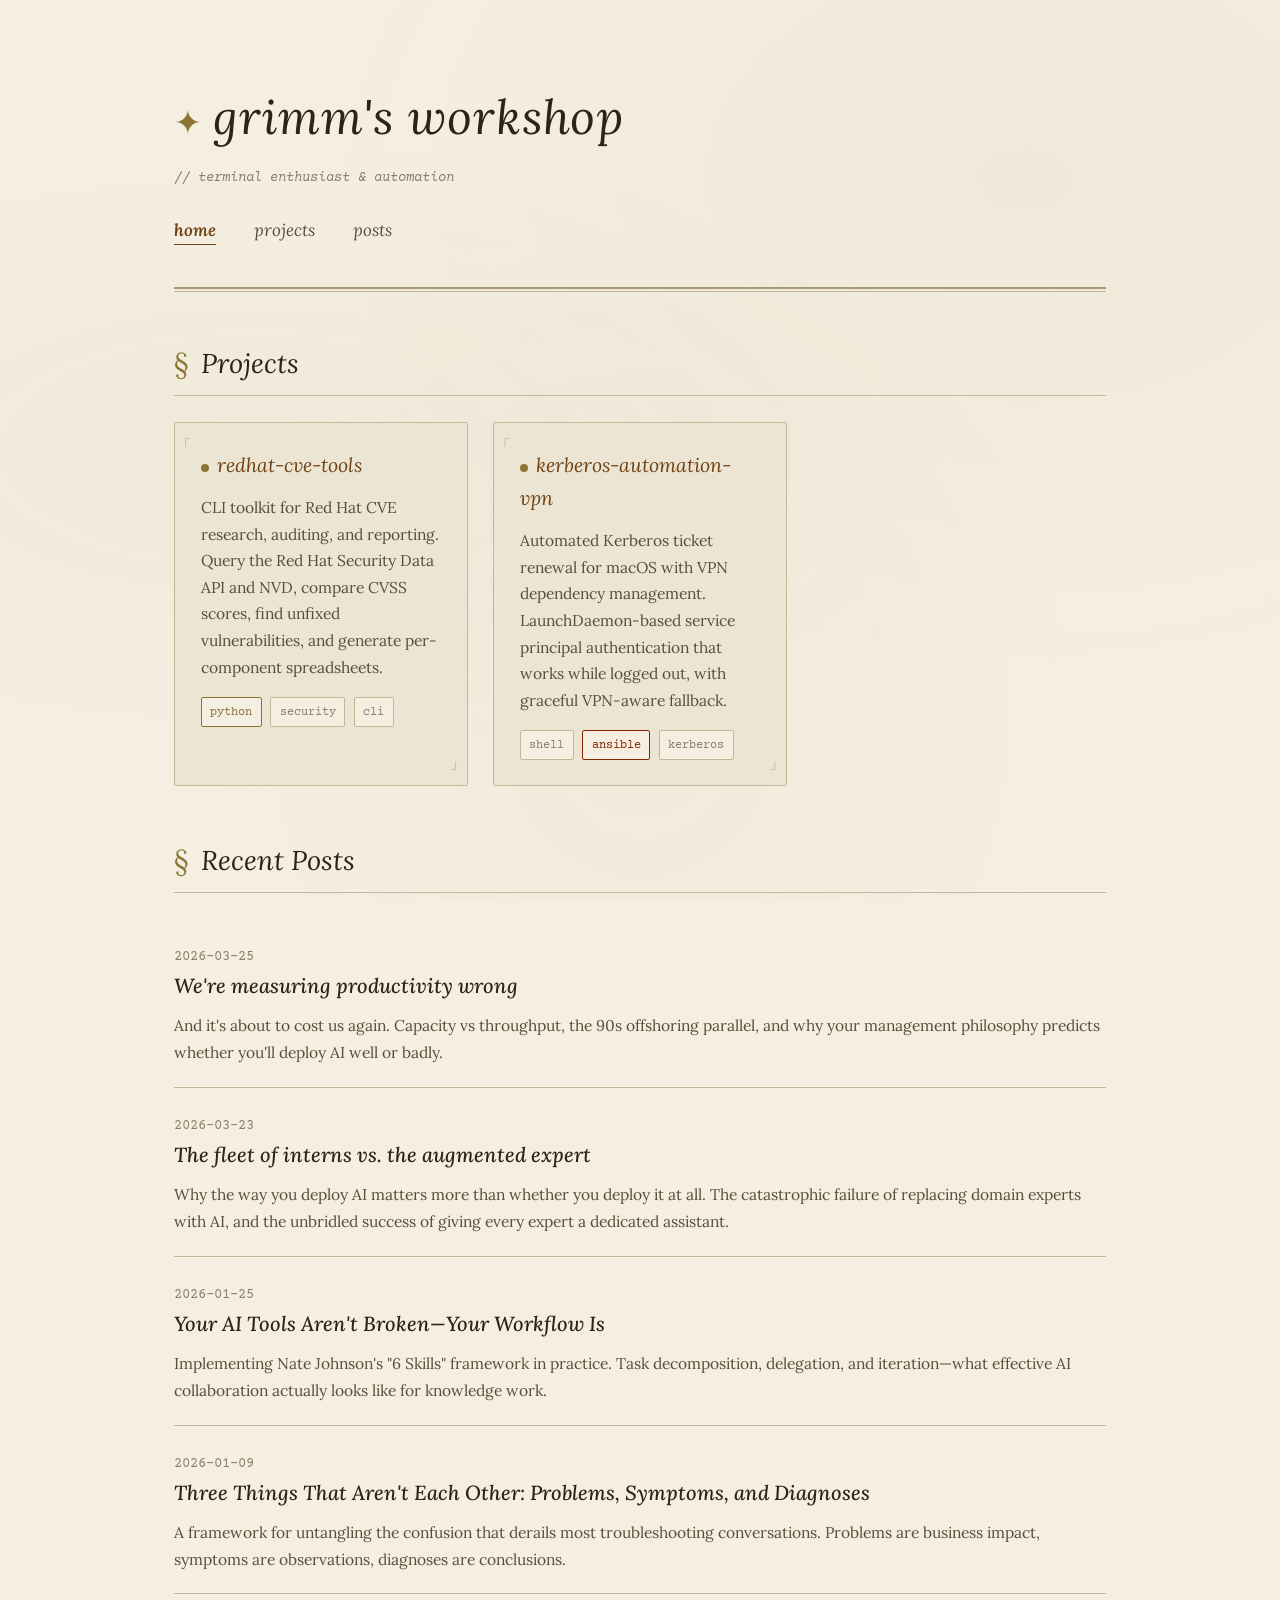
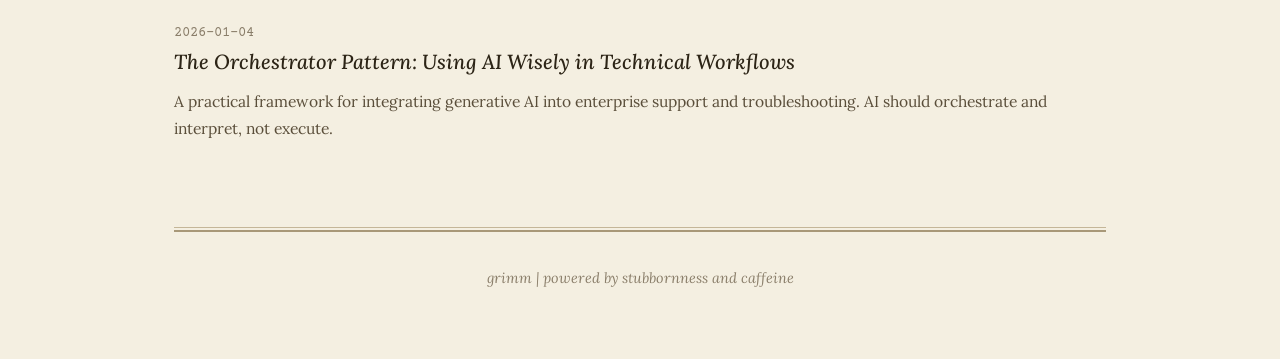
<file: public/index.html>
<!DOCTYPE html>
<html lang="en">
<head>
  <meta charset="UTF-8">
  <meta name="viewport" content="width=device-width, initial-scale=1.0">
  <title>grimm's workshop</title>
  <link rel="stylesheet" href="style.css">
  <link rel="preconnect" href="https://fonts.googleapis.com">
  <link rel="preconnect" href="https://fonts.gstatic.com" crossorigin>
  <link href="https://fonts.googleapis.com/css2?family=Courier+Prime:ital,wght@0,400;0,700;1,400&family=Lora:ital,wght@0,400;0,500;0,600;0,700;1,400;1,500&display=swap" rel="stylesheet">
</head>
<body>
  <div class="container">
    <header>
      <a href="index.html" class="site-title">grimm's workshop</a>
      <p class="site-subtitle">// terminal enthusiast & automation</p>
      <nav>
        <a href="index.html" class="active">home</a>
        <a href="#projects">projects</a>
        <a href="#posts">posts</a>
      </nav>
    </header>

    <main>
      <section id="projects">
        <h2>Projects</h2>
        <div class="projects-grid">
          
          <a href="https://github.com/grimmolf/redhat-cve-tools" class="project-card">
            <h3><span class="status active"></span>redhat-cve-tools</h3>
            <p>CLI toolkit for Red Hat CVE research, auditing, and reporting. Query the Red Hat Security Data API and NVD, compare CVSS scores, find unfixed vulnerabilities, and generate per-component spreadsheets.</p>
            <div class="project-tags">
              <span class="tag python">python</span>
              <span class="tag">security</span>
              <span class="tag">cli</span>
            </div>
          </a>

          <a href="https://github.com/grimmolf/kerberos-automation-vpn" class="project-card">
            <h3><span class="status active"></span>kerberos-automation-vpn</h3>
            <p>Automated Kerberos ticket renewal for macOS with VPN dependency management. LaunchDaemon-based service principal authentication that works while logged out, with graceful VPN-aware fallback.</p>
            <div class="project-tags">
              <span class="tag">shell</span>
              <span class="tag ansible">ansible</span>
              <span class="tag">kerberos</span>
            </div>
          </a>

        </div>
      </section>

      <section id="posts">
        <h2>Recent Posts</h2>
        <ul class="posts-list">

          <li class="post-item">
            <a href="posts/2026-03-25-measuring-productivity-wrong.html" class="post-link">
              <span class="post-date">2026-03-25</span>
              <h3 class="post-title">We're measuring productivity wrong</h3>
              <p class="post-excerpt">And it's about to cost us again. Capacity vs throughput, the 90s offshoring parallel, and why your management philosophy predicts whether you'll deploy AI well or badly.</p>
            </a>
          </li>

          <li class="post-item">
            <a href="posts/2026-03-23-fleet-vs-augmented-expert.html" class="post-link">
              <span class="post-date">2026-03-23</span>
              <h3 class="post-title">The fleet of interns vs. the augmented expert</h3>
              <p class="post-excerpt">Why the way you deploy AI matters more than whether you deploy it at all. The catastrophic failure of replacing domain experts with AI, and the unbridled success of giving every expert a dedicated assistant.</p>
            </a>
          </li>

          <li class="post-item">
            <a href="posts/2026-01-25-transitioning-intermediate-agentic-use.html" class="post-link">
              <span class="post-date">2026-01-25</span>
              <h3 class="post-title">Your AI Tools Aren't Broken—Your Workflow Is</h3>
              <p class="post-excerpt">Implementing Nate Johnson's "6 Skills" framework in practice. Task decomposition, delegation, and iteration—what effective AI collaboration actually looks like for knowledge work.</p>
            </a>
          </li>

          <li class="post-item">
            <a href="posts/2026-01-09-problems-symptoms-diagnosis.html" class="post-link">
              <span class="post-date">2026-01-09</span>
              <h3 class="post-title">Three Things That Aren't Each Other: Problems, Symptoms, and Diagnoses</h3>
              <p class="post-excerpt">A framework for untangling the confusion that derails most troubleshooting conversations. Problems are business impact, symptoms are observations, diagnoses are conclusions.</p>
            </a>
          </li>

          <li class="post-item">
            <a href="posts/2026-01-04-orchestrator-pattern.html" class="post-link">
              <span class="post-date">2026-01-04</span>
              <h3 class="post-title">The Orchestrator Pattern: Using AI Wisely in Technical Workflows</h3>
              <p class="post-excerpt">A practical framework for integrating generative AI into enterprise support and troubleshooting. AI should orchestrate and interpret, not execute.</p>
            </a>
          </li>

        </ul>
      </section>
    </main>

    <footer>
      <p>grimm | powered by stubbornness and caffeine</p>
    </footer>
  </div>
</body>
</html>
</file>
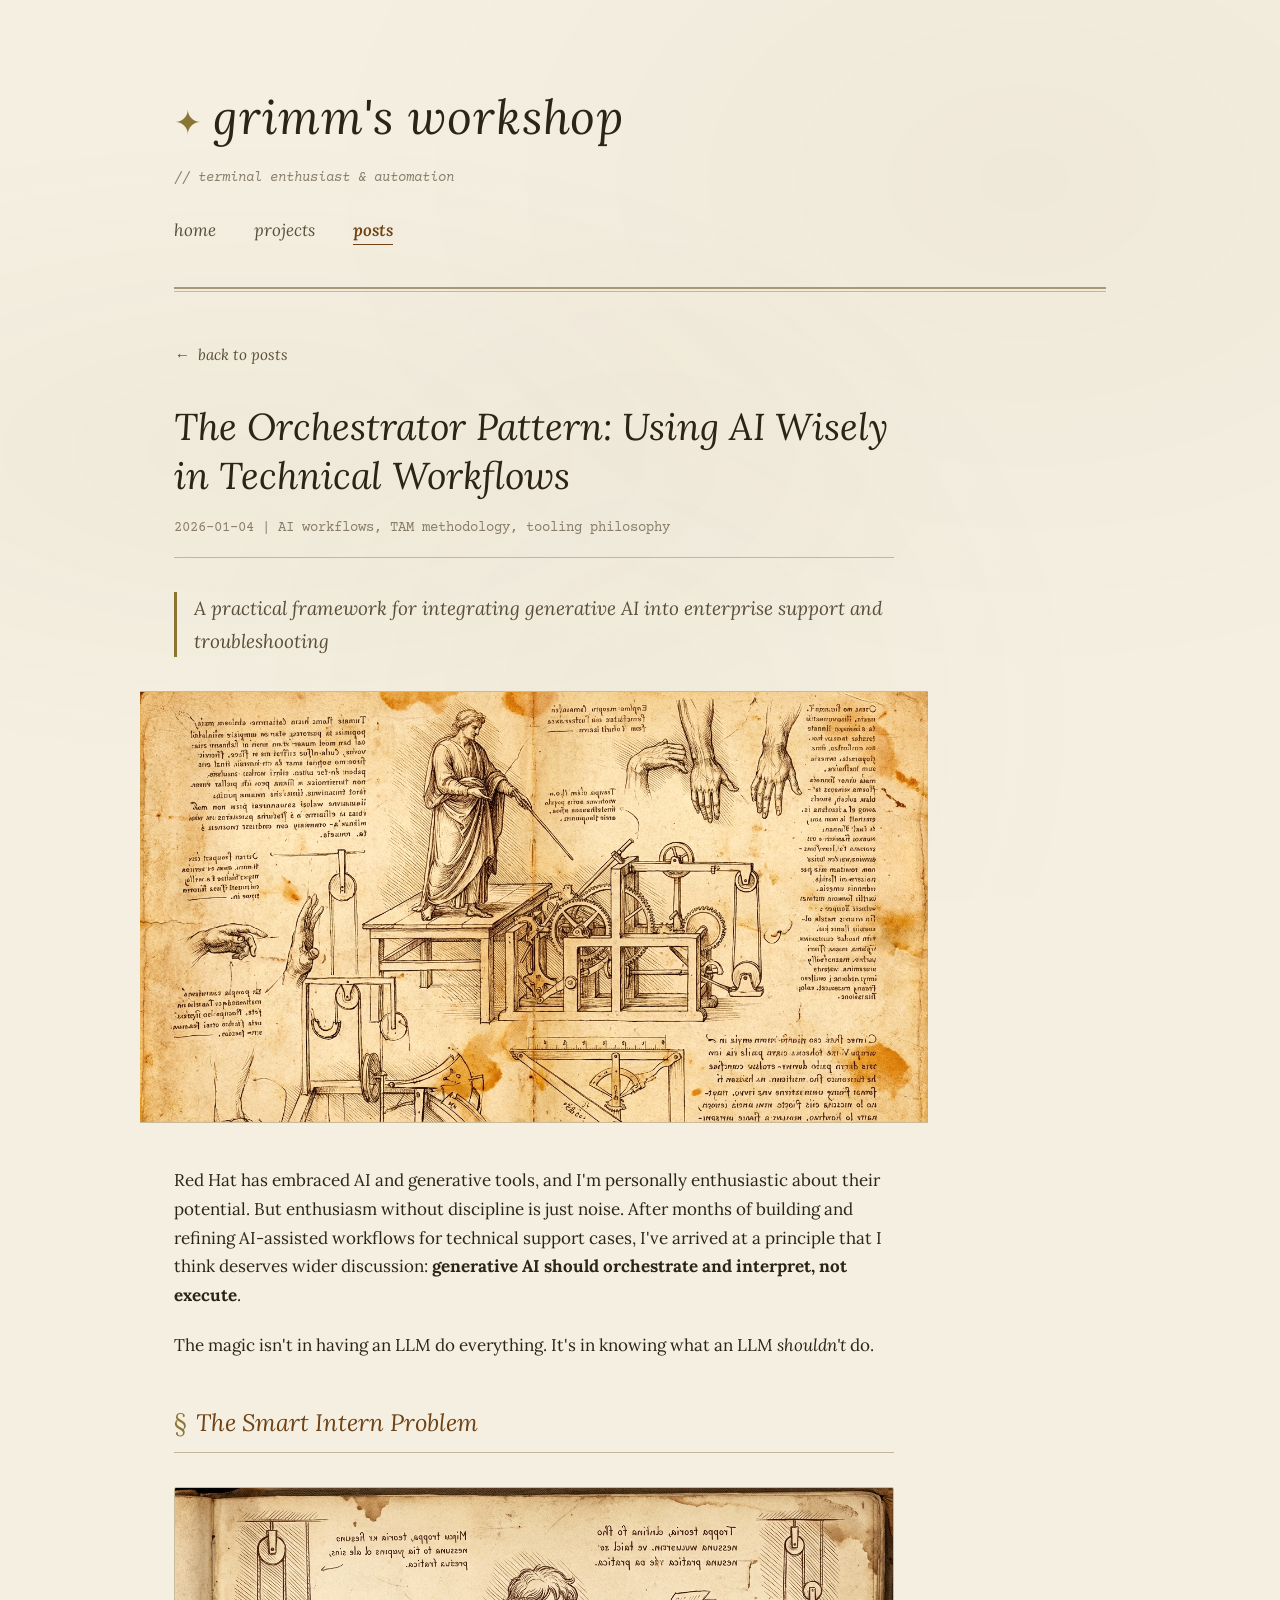
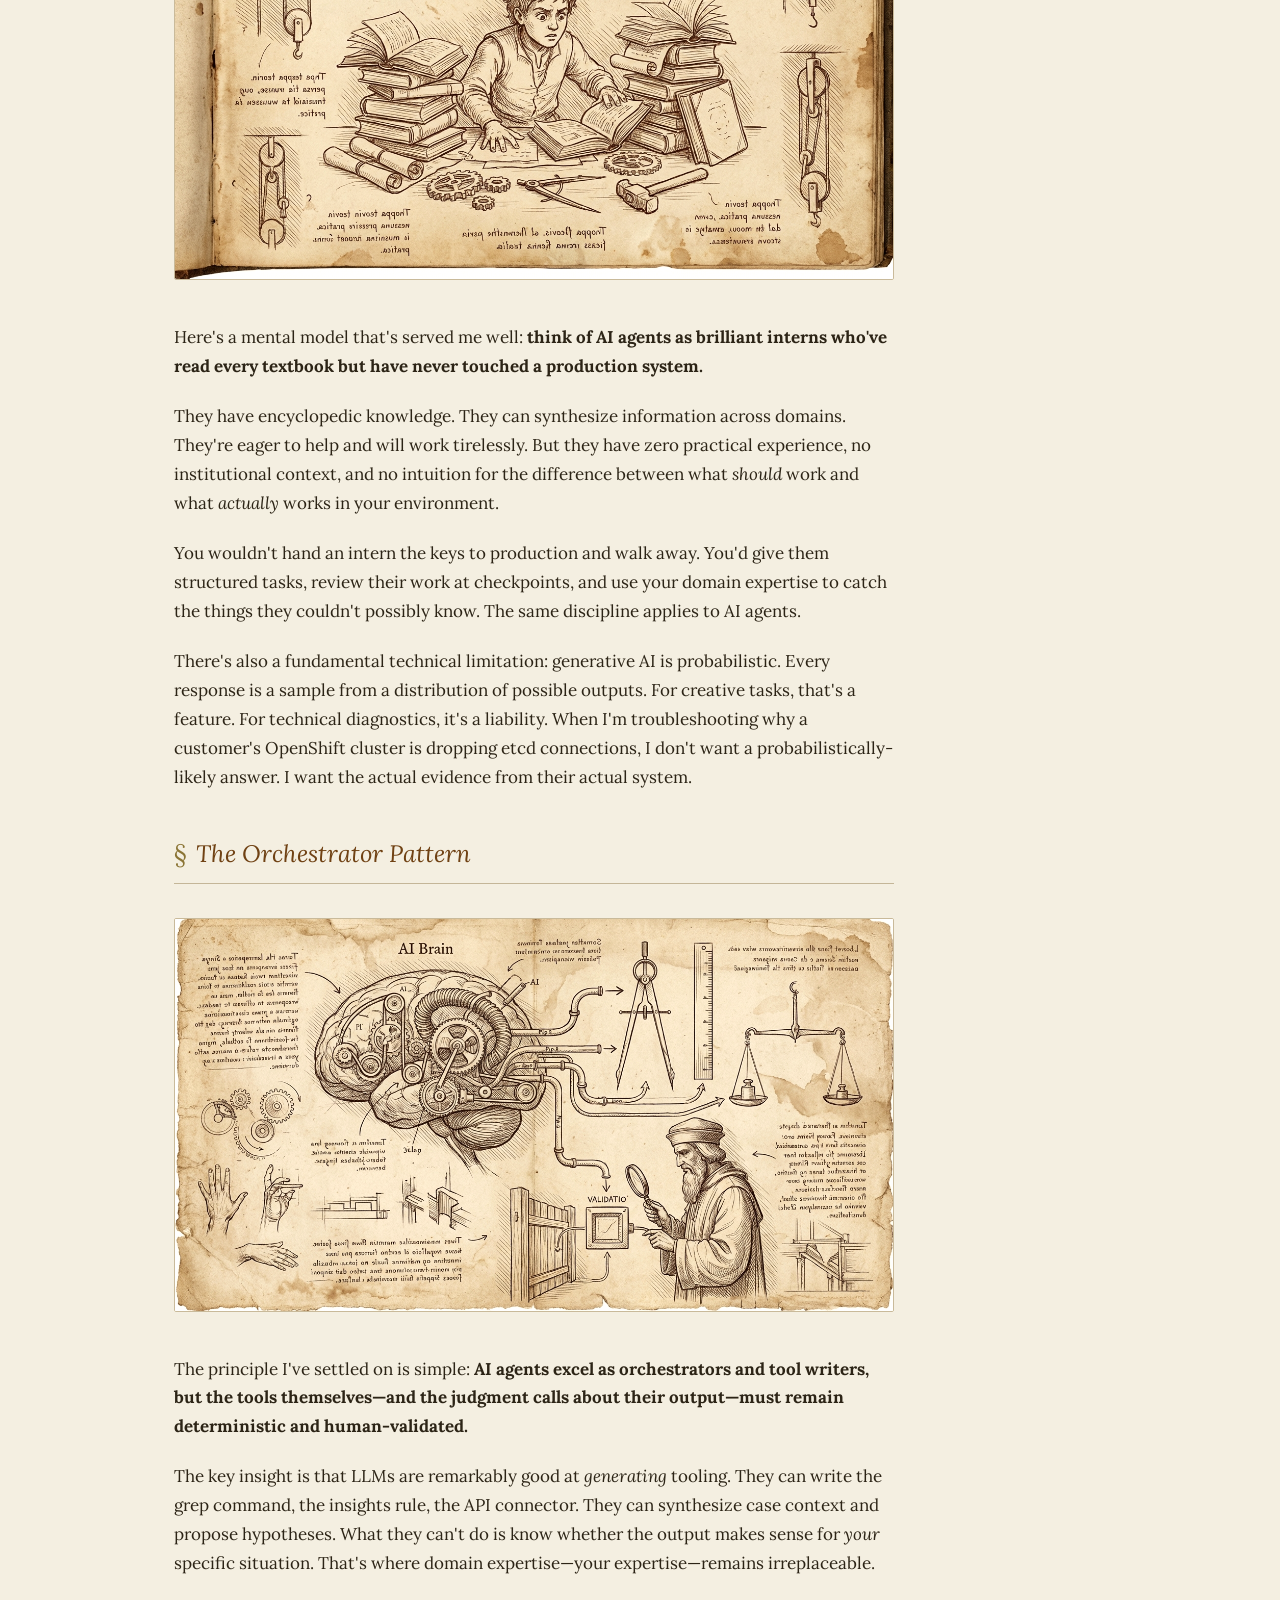
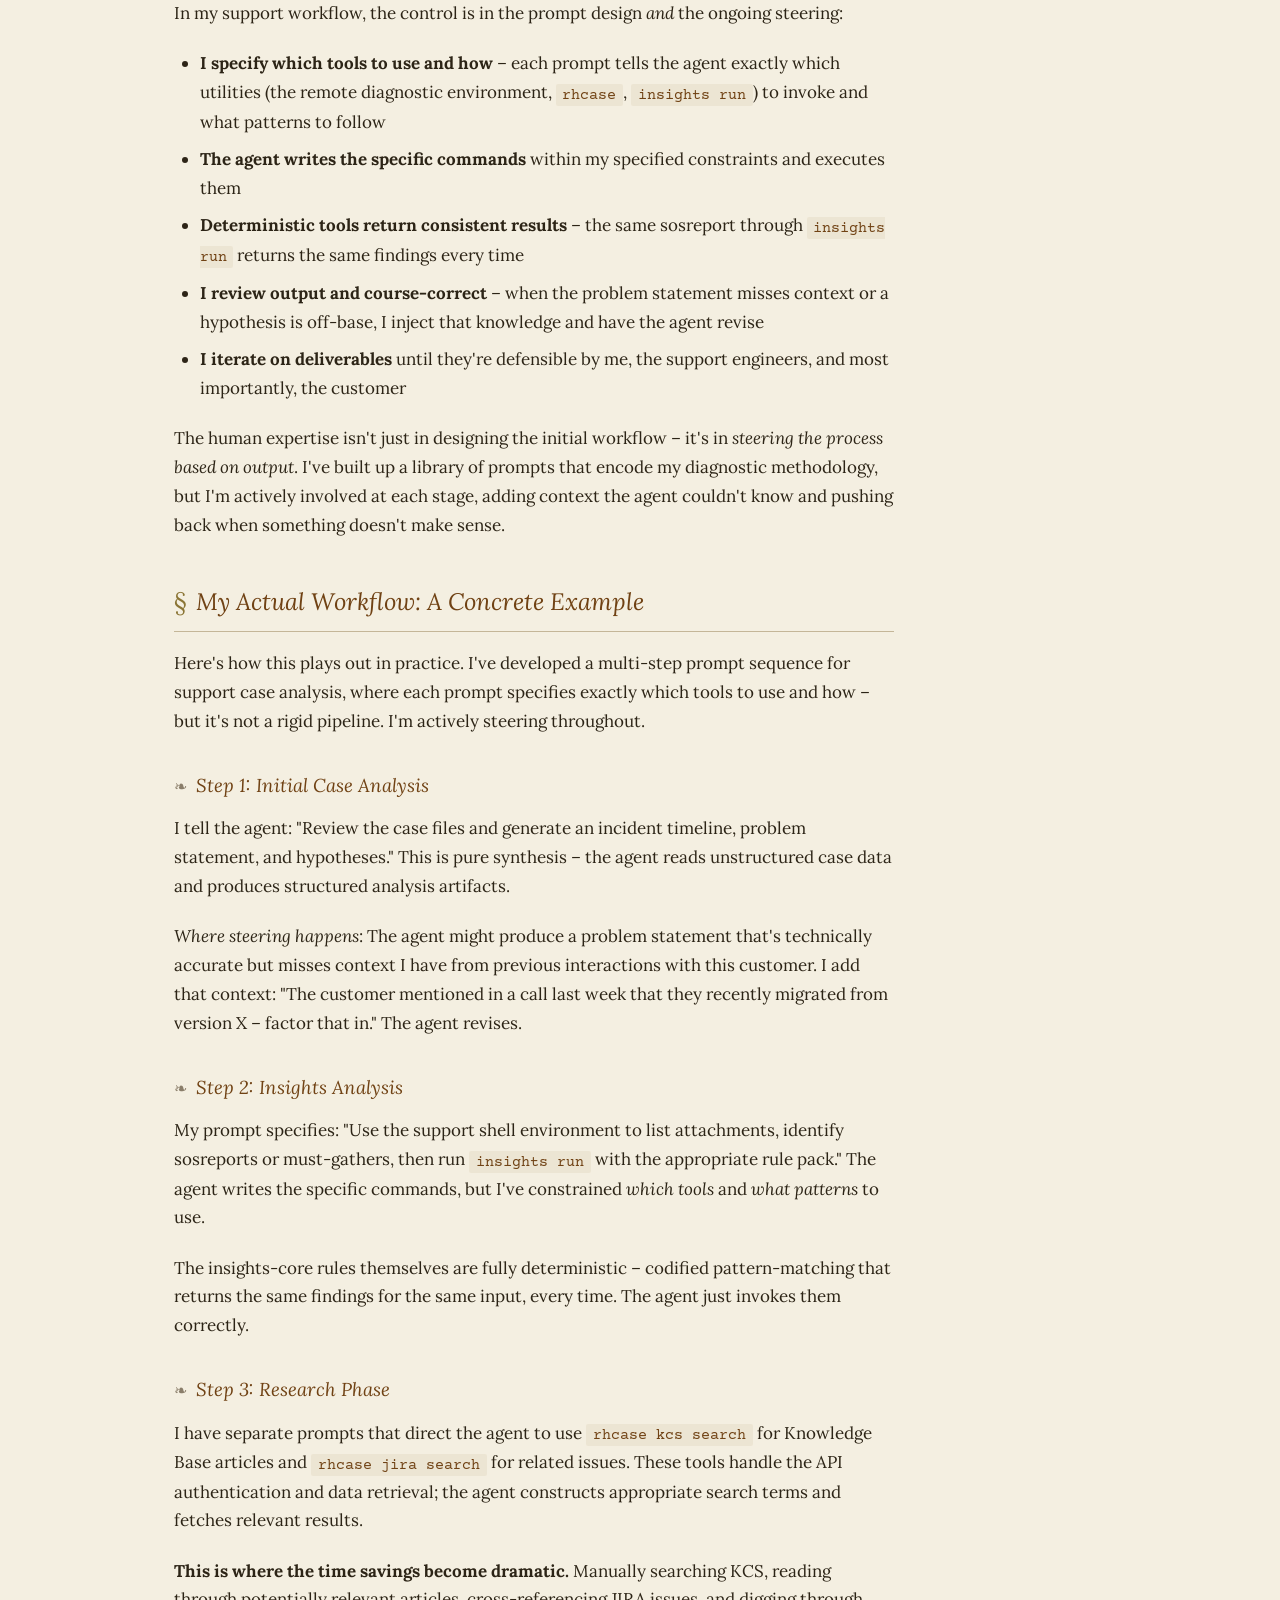
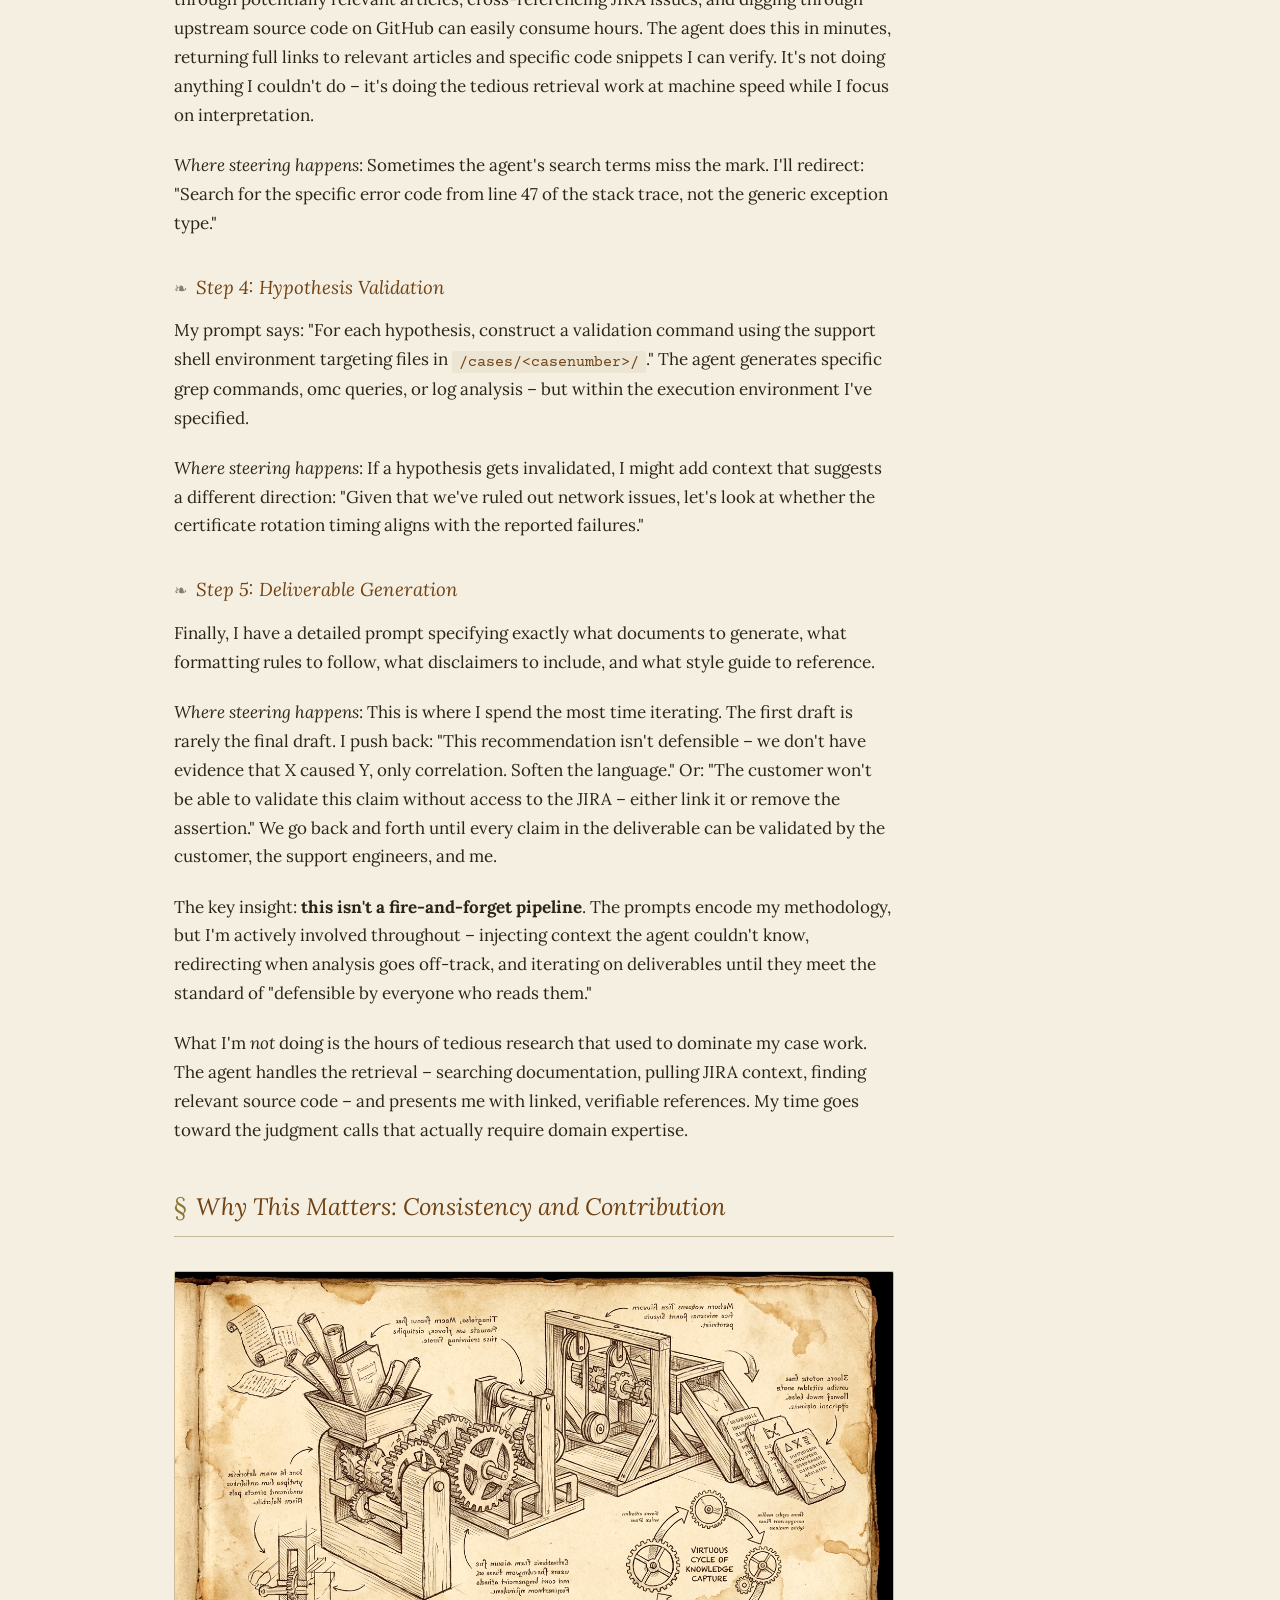
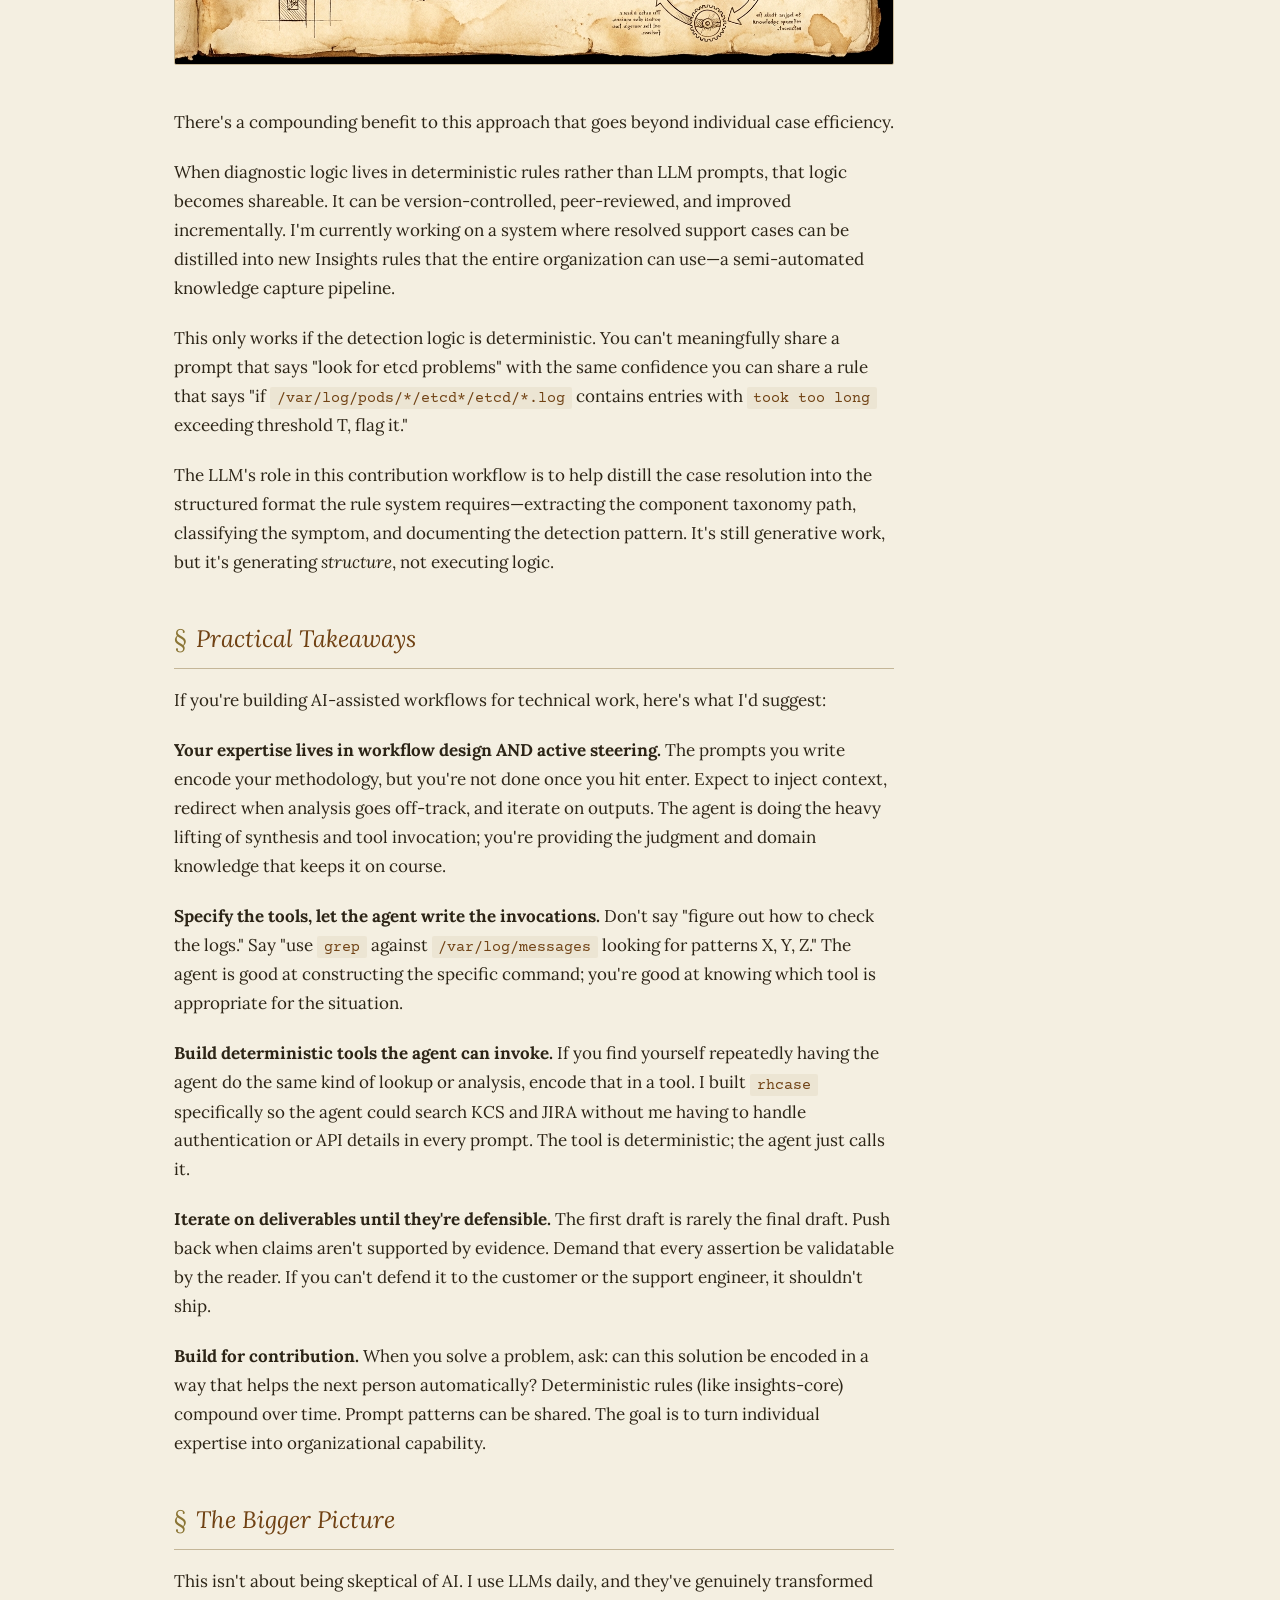
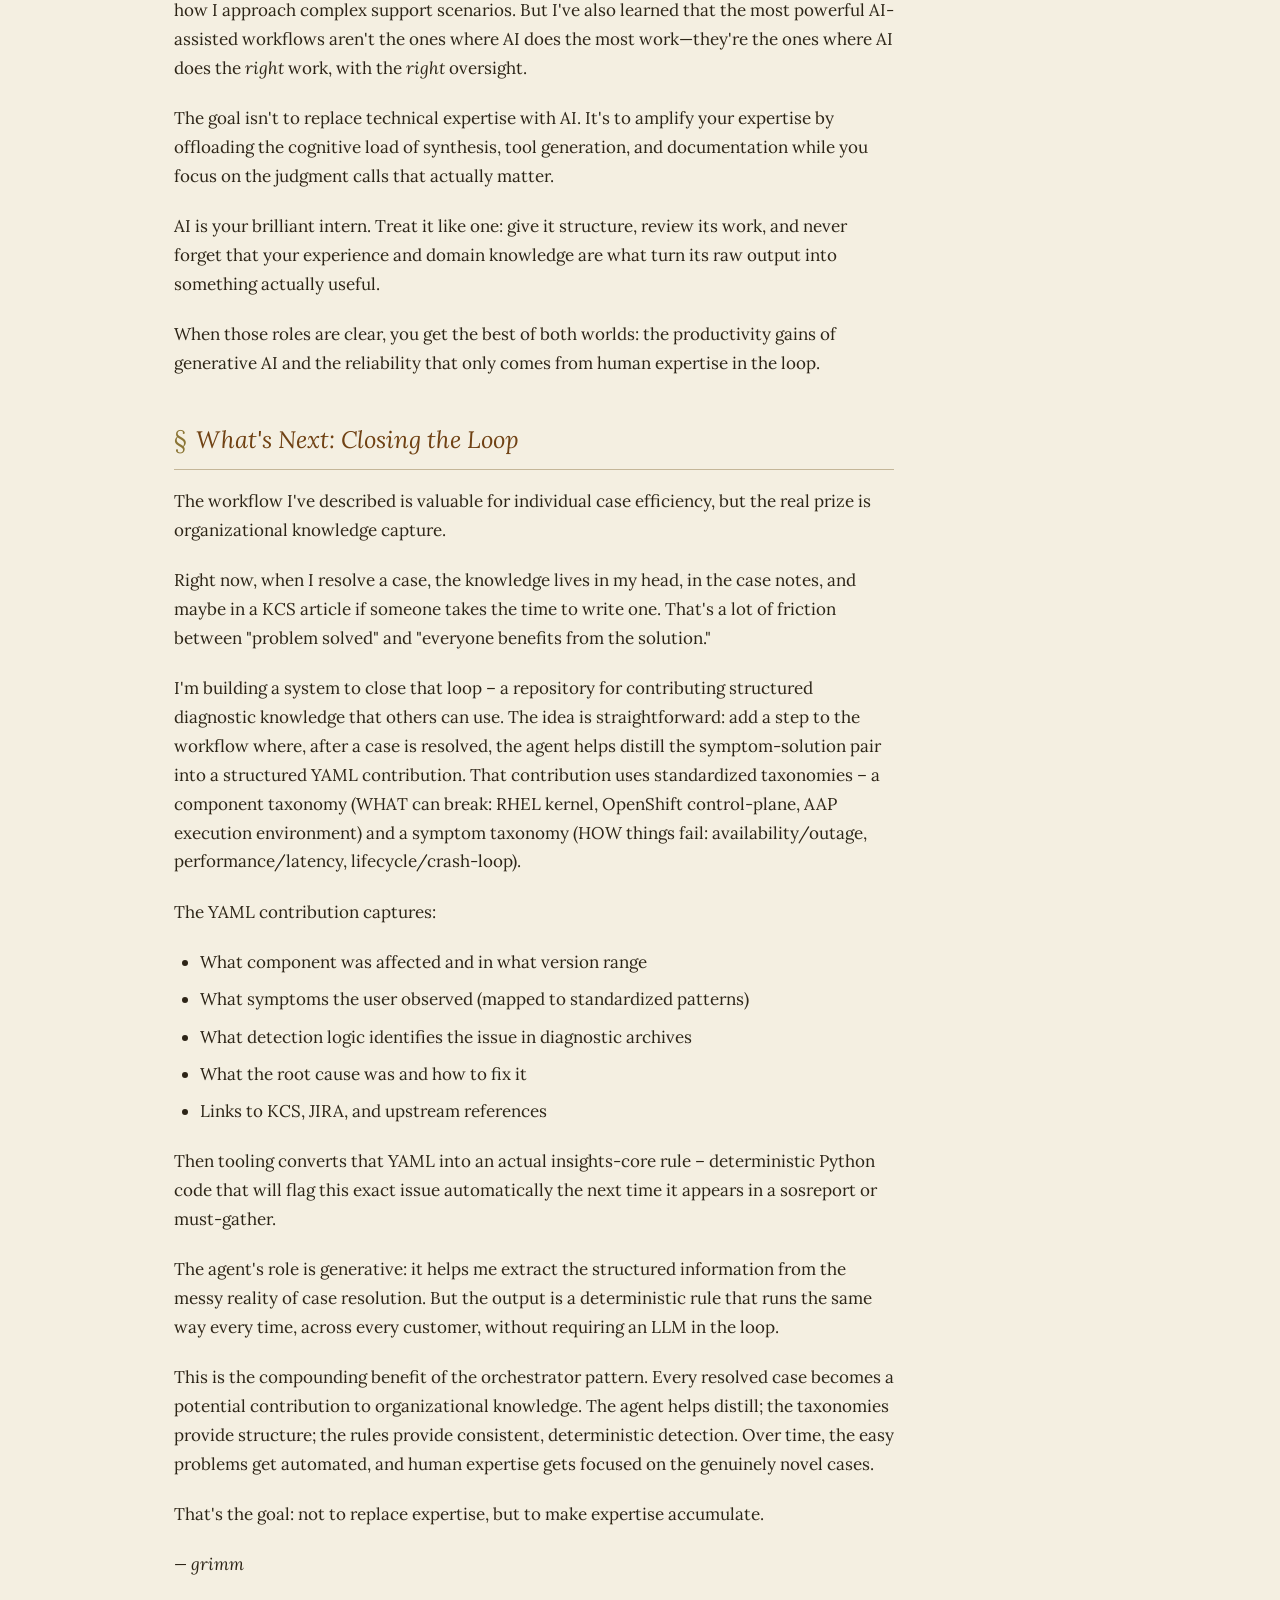
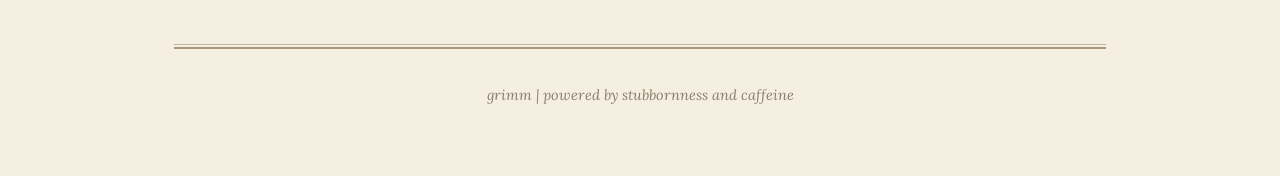
<file: public/posts/2026-01-04-orchestrator-pattern.html>
<!DOCTYPE html>
<html lang="en">
<head>
  <meta charset="UTF-8">
  <meta name="viewport" content="width=device-width, initial-scale=1.0">
  <title>The Orchestrator Pattern | grimm's workshop</title>
  <link rel="stylesheet" href="../style.css">
  <link rel="preconnect" href="https://fonts.googleapis.com">
  <link rel="preconnect" href="https://fonts.gstatic.com" crossorigin>
  <link href="https://fonts.googleapis.com/css2?family=Courier+Prime:ital,wght@0,400;0,700;1,400&family=Lora:ital,wght@0,400;0,500;0,600;0,700;1,400;1,500&display=swap" rel="stylesheet">
</head>
<body>
  <div class="container">
    <header>
      <a href="../index.html" class="site-title">grimm's workshop</a>
      <p class="site-subtitle">// terminal enthusiast &amp; automation</p>
      <nav>
        <a href="../index.html">home</a>
        <a href="../index.html#projects">projects</a>
        <a href="../index.html#posts" class="active">posts</a>
      </nav>
    </header>

    <main>
      <a href="../index.html" class="back-link">back to posts</a>

      <article>
        <h1>The Orchestrator Pattern: Using AI Wisely in Technical Workflows</h1>
        <div class="meta">
          2026-01-04 | AI workflows, TAM methodology, tooling philosophy
        </div>

        <p class="lead">
          <em>A practical framework for integrating generative AI into enterprise support and troubleshooting</em>
        </p>

        <figure class="article-hero">
          <img src="../assets/images/orchestrator-hero.png" alt="An orchestrator directing deterministic tools while maintaining human oversight">
        </figure>

        <p>
          Red Hat has embraced AI and generative tools, and I'm personally enthusiastic about their potential. But enthusiasm without discipline is just noise. After months of building and refining AI-assisted workflows for technical support cases, I've arrived at a principle that I think deserves wider discussion: <strong>generative AI should orchestrate and interpret, not execute</strong>.
        </p>

        <p>
          The magic isn't in having an LLM do everything. It's in knowing what an LLM <em>shouldn't</em> do.
        </p>

        <h2>The Smart Intern Problem</h2>

        <figure class="article-image">
          <img src="../assets/images/smart-intern.png" alt="A brilliant intern with encyclopedic knowledge but no production experience">
        </figure>

        <p>
          Here's a mental model that's served me well: <strong>think of AI agents as brilliant interns who've read every textbook but have never touched a production system.</strong>
        </p>

        <p>
          They have encyclopedic knowledge. They can synthesize information across domains. They're eager to help and will work tirelessly. But they have zero practical experience, no institutional context, and no intuition for the difference between what <em>should</em> work and what <em>actually</em> works in your environment.
        </p>

        <p>
          You wouldn't hand an intern the keys to production and walk away. You'd give them structured tasks, review their work at checkpoints, and use your domain expertise to catch the things they couldn't possibly know. The same discipline applies to AI agents.
        </p>

        <p>
          There's also a fundamental technical limitation: generative AI is probabilistic. Every response is a sample from a distribution of possible outputs. For creative tasks, that's a feature. For technical diagnostics, it's a liability. When I'm troubleshooting why a customer's OpenShift cluster is dropping etcd connections, I don't want a probabilistically-likely answer. I want the actual evidence from their actual system.
        </p>

        <h2>The Orchestrator Pattern</h2>

        <figure class="article-image">
          <img src="../assets/images/orchestrator-pattern.png" alt="Workflow diagram showing AI orchestrating deterministic tools with human validation gates">
        </figure>

        <p>
          The principle I've settled on is simple: <strong>AI agents excel as orchestrators and tool writers, but the tools themselves&mdash;and the judgment calls about their output&mdash;must remain deterministic and human-validated.</strong>
        </p>

        <p>
          The key insight is that LLMs are remarkably good at <em>generating</em> tooling. They can write the grep command, the insights rule, the API connector. They can synthesize case context and propose hypotheses. What they can't do is know whether the output makes sense for <em>your</em> specific situation. That's where domain expertise&mdash;your expertise&mdash;remains irreplaceable.
        </p>

        <p>
          In my support workflow, the control is in the prompt design <em>and</em> the ongoing steering:
        </p>

        <ul>
          <li><strong>I specify which tools to use and how</strong> &ndash; each prompt tells the agent exactly which utilities (the remote diagnostic environment, <code>rhcase</code>, <code>insights run</code>) to invoke and what patterns to follow</li>
          <li><strong>The agent writes the specific commands</strong> within my specified constraints and executes them</li>
          <li><strong>Deterministic tools return consistent results</strong> &ndash; the same sosreport through <code>insights run</code> returns the same findings every time</li>
          <li><strong>I review output and course-correct</strong> &ndash; when the problem statement misses context or a hypothesis is off-base, I inject that knowledge and have the agent revise</li>
          <li><strong>I iterate on deliverables</strong> until they're defensible by me, the support engineers, and most importantly, the customer</li>
        </ul>

        <p>
          The human expertise isn't just in designing the initial workflow &ndash; it's in <em>steering the process based on output</em>. I've built up a library of prompts that encode my diagnostic methodology, but I'm actively involved at each stage, adding context the agent couldn't know and pushing back when something doesn't make sense.
        </p>

        <h2>My Actual Workflow: A Concrete Example</h2>

        <p>
          Here's how this plays out in practice. I've developed a multi-step prompt sequence for support case analysis, where each prompt specifies exactly which tools to use and how &ndash; but it's not a rigid pipeline. I'm actively steering throughout.
        </p>

        <h3>Step 1: Initial Case Analysis</h3>
        <p>
          I tell the agent: "Review the case files and generate an incident timeline, problem statement, and hypotheses." This is pure synthesis &ndash; the agent reads unstructured case data and produces structured analysis artifacts.
        </p>
        <p>
          <em>Where steering happens</em>: The agent might produce a problem statement that's technically accurate but misses context I have from previous interactions with this customer. I add that context: "The customer mentioned in a call last week that they recently migrated from version X &ndash; factor that in." The agent revises.
        </p>

        <h3>Step 2: Insights Analysis</h3>
        <p>
          My prompt specifies: "Use the support shell environment to list attachments, identify sosreports or must-gathers, then run <code>insights run</code> with the appropriate rule pack." The agent writes the specific commands, but I've constrained <em>which tools</em> and <em>what patterns</em> to use.
        </p>
        <p>
          The insights-core rules themselves are fully deterministic &ndash; codified pattern-matching that returns the same findings for the same input, every time. The agent just invokes them correctly.
        </p>

        <h3>Step 3: Research Phase</h3>
        <p>
          I have separate prompts that direct the agent to use <code>rhcase kcs search</code> for Knowledge Base articles and <code>rhcase jira search</code> for related issues. These tools handle the API authentication and data retrieval; the agent constructs appropriate search terms and fetches relevant results.
        </p>
        <p>
          <strong>This is where the time savings become dramatic.</strong> Manually searching KCS, reading through potentially relevant articles, cross-referencing JIRA issues, and digging through upstream source code on GitHub can easily consume hours. The agent does this in minutes, returning full links to relevant articles and specific code snippets I can verify. It's not doing anything I couldn't do &ndash; it's doing the tedious retrieval work at machine speed while I focus on interpretation.
        </p>
        <p>
          <em>Where steering happens</em>: Sometimes the agent's search terms miss the mark. I'll redirect: "Search for the specific error code from line 47 of the stack trace, not the generic exception type."
        </p>

        <h3>Step 4: Hypothesis Validation</h3>
        <p>
          My prompt says: "For each hypothesis, construct a validation command using the support shell environment targeting files in <code>/cases/&lt;casenumber&gt;/</code>." The agent generates specific grep commands, omc queries, or log analysis &ndash; but within the execution environment I've specified.
        </p>
        <p>
          <em>Where steering happens</em>: If a hypothesis gets invalidated, I might add context that suggests a different direction: "Given that we've ruled out network issues, let's look at whether the certificate rotation timing aligns with the reported failures."
        </p>

        <h3>Step 5: Deliverable Generation</h3>
        <p>
          Finally, I have a detailed prompt specifying exactly what documents to generate, what formatting rules to follow, what disclaimers to include, and what style guide to reference.
        </p>
        <p>
          <em>Where steering happens</em>: This is where I spend the most time iterating. The first draft is rarely the final draft. I push back: "This recommendation isn't defensible &ndash; we don't have evidence that X caused Y, only correlation. Soften the language." Or: "The customer won't be able to validate this claim without access to the JIRA &ndash; either link it or remove the assertion." We go back and forth until every claim in the deliverable can be validated by the customer, the support engineers, and me.
        </p>

        <p>
          The key insight: <strong>this isn't a fire-and-forget pipeline</strong>. The prompts encode my methodology, but I'm actively involved throughout &ndash; injecting context the agent couldn't know, redirecting when analysis goes off-track, and iterating on deliverables until they meet the standard of "defensible by everyone who reads them."
        </p>

        <p>
          What I'm <em>not</em> doing is the hours of tedious research that used to dominate my case work. The agent handles the retrieval &ndash; searching documentation, pulling JIRA context, finding relevant source code &ndash; and presents me with linked, verifiable references. My time goes toward the judgment calls that actually require domain expertise.
        </p>

        <h2>Why This Matters: Consistency and Contribution</h2>

        <figure class="article-image">
          <img src="../assets/images/knowledge-contribution.png" alt="Resolved cases flowing into deterministic rules that help future troubleshooting">
        </figure>

        <p>
          There's a compounding benefit to this approach that goes beyond individual case efficiency.
        </p>

        <p>
          When diagnostic logic lives in deterministic rules rather than LLM prompts, that logic becomes shareable. It can be version-controlled, peer-reviewed, and improved incrementally. I'm currently working on a system where resolved support cases can be distilled into new Insights rules that the entire organization can use&mdash;a semi-automated knowledge capture pipeline.
        </p>

        <p>
          This only works if the detection logic is deterministic. You can't meaningfully share a prompt that says "look for etcd problems" with the same confidence you can share a rule that says "if <code>/var/log/pods/*/etcd*/etcd/*.log</code> contains entries with <code>took too long</code> exceeding threshold T, flag it."
        </p>

        <p>
          The LLM's role in this contribution workflow is to help distill the case resolution into the structured format the rule system requires&mdash;extracting the component taxonomy path, classifying the symptom, and documenting the detection pattern. It's still generative work, but it's generating <em>structure</em>, not executing logic.
        </p>

        <h2>Practical Takeaways</h2>

        <p>
          If you're building AI-assisted workflows for technical work, here's what I'd suggest:
        </p>

        <p>
          <strong>Your expertise lives in workflow design AND active steering.</strong> The prompts you write encode your methodology, but you're not done once you hit enter. Expect to inject context, redirect when analysis goes off-track, and iterate on outputs. The agent is doing the heavy lifting of synthesis and tool invocation; you're providing the judgment and domain knowledge that keeps it on course.
        </p>

        <p>
          <strong>Specify the tools, let the agent write the invocations.</strong> Don't say "figure out how to check the logs." Say "use <code>grep</code> against <code>/var/log/messages</code> looking for patterns X, Y, Z." The agent is good at constructing the specific command; you're good at knowing which tool is appropriate for the situation.
        </p>

        <p>
          <strong>Build deterministic tools the agent can invoke.</strong> If you find yourself repeatedly having the agent do the same kind of lookup or analysis, encode that in a tool. I built <code>rhcase</code> specifically so the agent could search KCS and JIRA without me having to handle authentication or API details in every prompt. The tool is deterministic; the agent just calls it.
        </p>

        <p>
          <strong>Iterate on deliverables until they're defensible.</strong> The first draft is rarely the final draft. Push back when claims aren't supported by evidence. Demand that every assertion be validatable by the reader. If you can't defend it to the customer or the support engineer, it shouldn't ship.
        </p>

        <p>
          <strong>Build for contribution.</strong> When you solve a problem, ask: can this solution be encoded in a way that helps the next person automatically? Deterministic rules (like insights-core) compound over time. Prompt patterns can be shared. The goal is to turn individual expertise into organizational capability.
        </p>

        <h2>The Bigger Picture</h2>

        <p>
          This isn't about being skeptical of AI. I use LLMs daily, and they've genuinely transformed how I approach complex support scenarios. But I've also learned that the most powerful AI-assisted workflows aren't the ones where AI does the most work&mdash;they're the ones where AI does the <em>right</em> work, with the <em>right</em> oversight.
        </p>

        <p>
          The goal isn't to replace technical expertise with AI. It's to amplify your expertise by offloading the cognitive load of synthesis, tool generation, and documentation while you focus on the judgment calls that actually matter.
        </p>

        <p>
          AI is your brilliant intern. Treat it like one: give it structure, review its work, and never forget that your experience and domain knowledge are what turn its raw output into something actually useful.
        </p>

        <p>
          When those roles are clear, you get the best of both worlds: the productivity gains of generative AI and the reliability that only comes from human expertise in the loop.
        </p>

        <h2>What's Next: Closing the Loop</h2>

        <p>
          The workflow I've described is valuable for individual case efficiency, but the real prize is organizational knowledge capture.
        </p>

        <p>
          Right now, when I resolve a case, the knowledge lives in my head, in the case notes, and maybe in a KCS article if someone takes the time to write one. That's a lot of friction between "problem solved" and "everyone benefits from the solution."
        </p>

        <p>
          I'm building a system to close that loop &ndash; a repository for contributing structured diagnostic knowledge that others can use. The idea is straightforward: add a step to the workflow where, after a case is resolved, the agent helps distill the symptom-solution pair into a structured YAML contribution. That contribution uses standardized taxonomies &ndash; a component taxonomy (WHAT can break: RHEL kernel, OpenShift control-plane, AAP execution environment) and a symptom taxonomy (HOW things fail: availability/outage, performance/latency, lifecycle/crash-loop).
        </p>

        <p>
          The YAML contribution captures:
        </p>

        <ul>
          <li>What component was affected and in what version range</li>
          <li>What symptoms the user observed (mapped to standardized patterns)</li>
          <li>What detection logic identifies the issue in diagnostic archives</li>
          <li>What the root cause was and how to fix it</li>
          <li>Links to KCS, JIRA, and upstream references</li>
        </ul>

        <p>
          Then tooling converts that YAML into an actual insights-core rule &ndash; deterministic Python code that will flag this exact issue automatically the next time it appears in a sosreport or must-gather.
        </p>

        <p>
          The agent's role is generative: it helps me extract the structured information from the messy reality of case resolution. But the output is a deterministic rule that runs the same way every time, across every customer, without requiring an LLM in the loop.
        </p>

        <p>
          This is the compounding benefit of the orchestrator pattern. Every resolved case becomes a potential contribution to organizational knowledge. The agent helps distill; the taxonomies provide structure; the rules provide consistent, deterministic detection. Over time, the easy problems get automated, and human expertise gets focused on the genuinely novel cases.
        </p>

        <p>
          That's the goal: not to replace expertise, but to make expertise accumulate.
        </p>

        <p><em>&mdash; grimm</em></p>

      </article>
    </main>

    <footer>
      <p>grimm | powered by stubbornness and caffeine</p>
    </footer>
  </div>
</body>
</html>
</file>
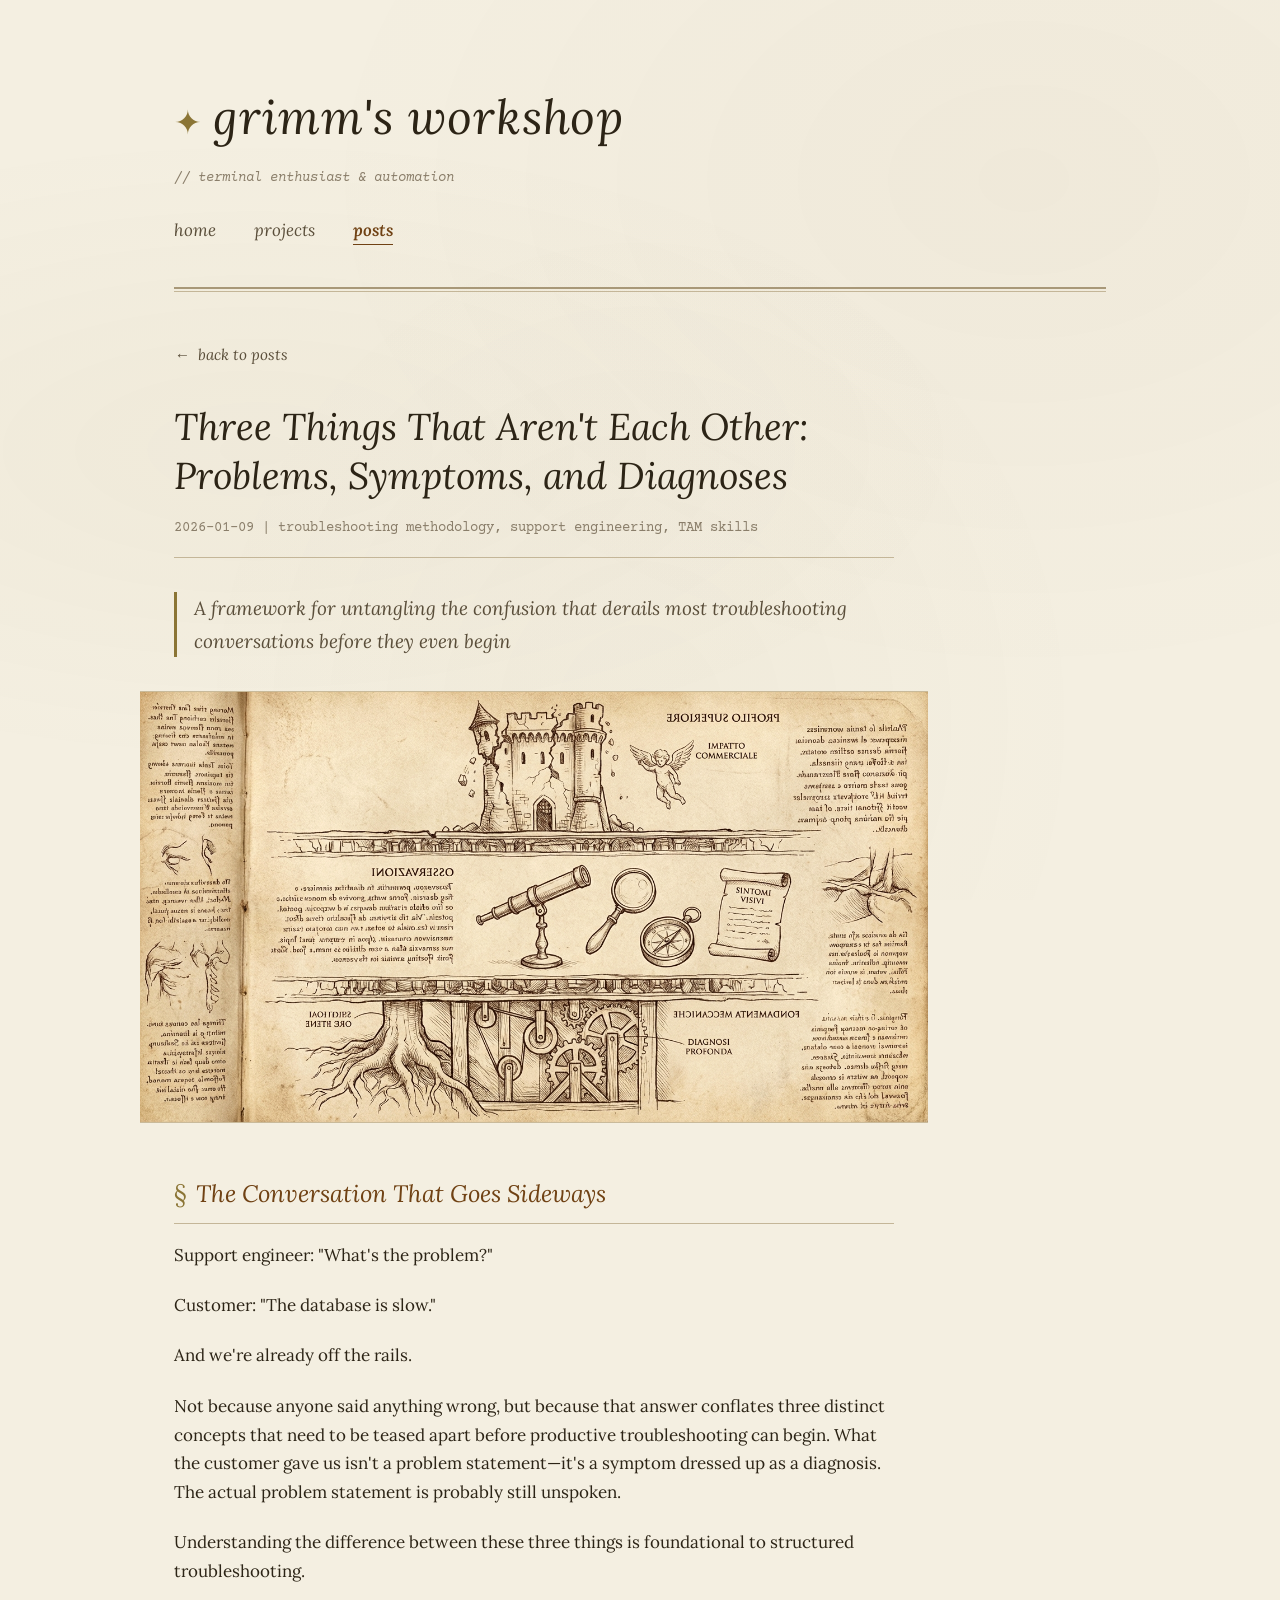
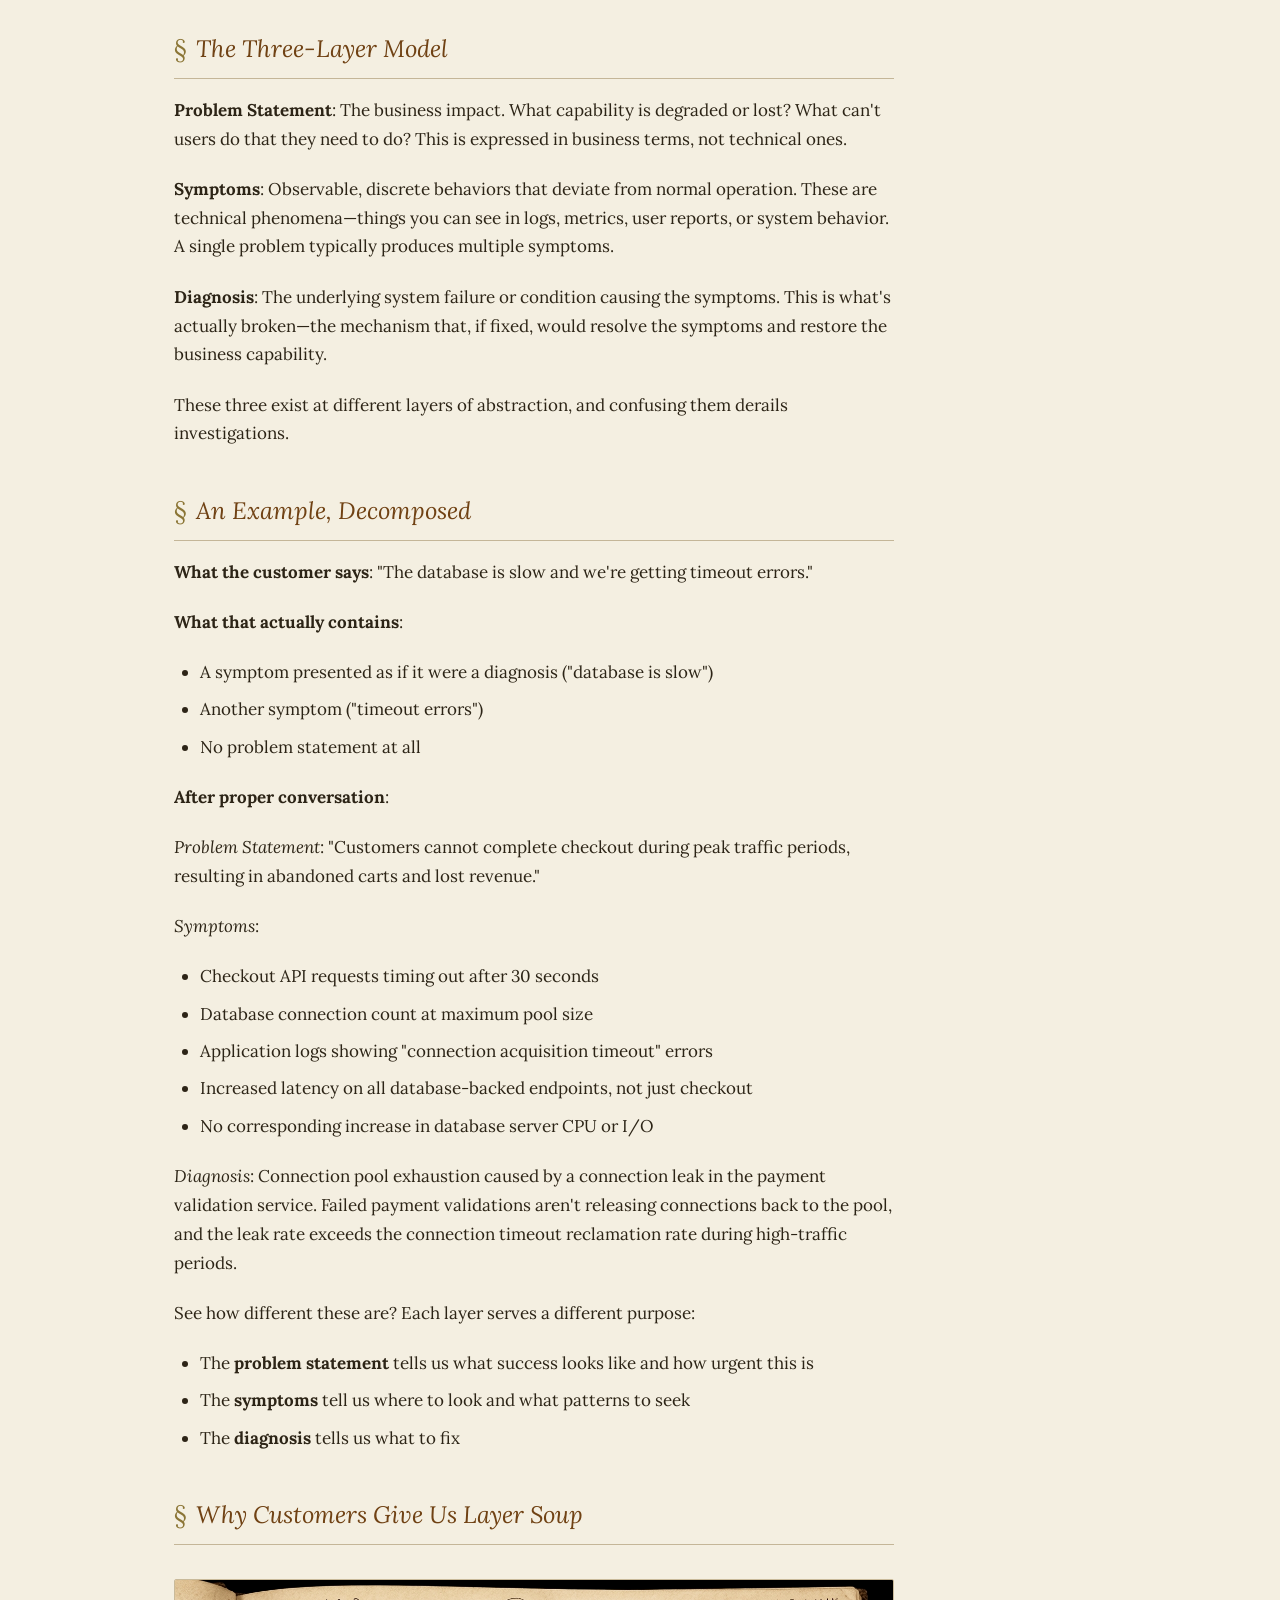
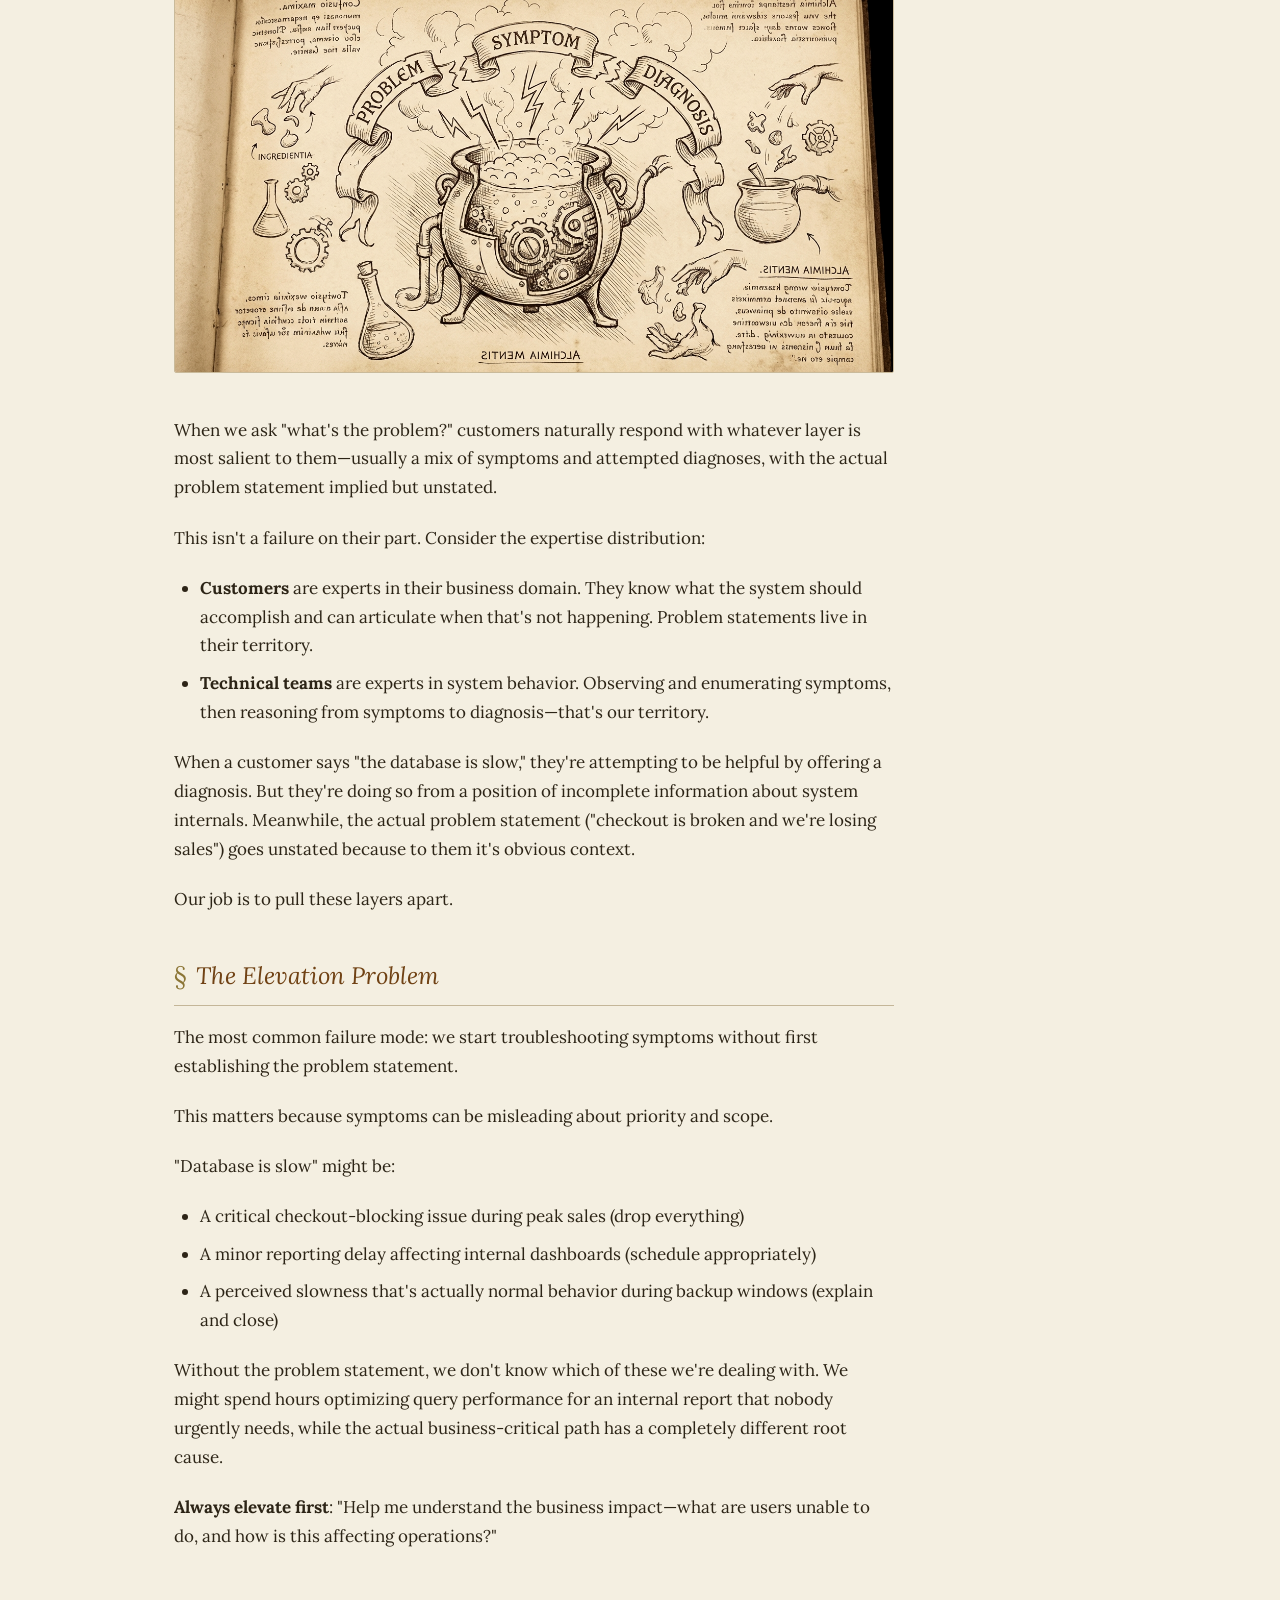
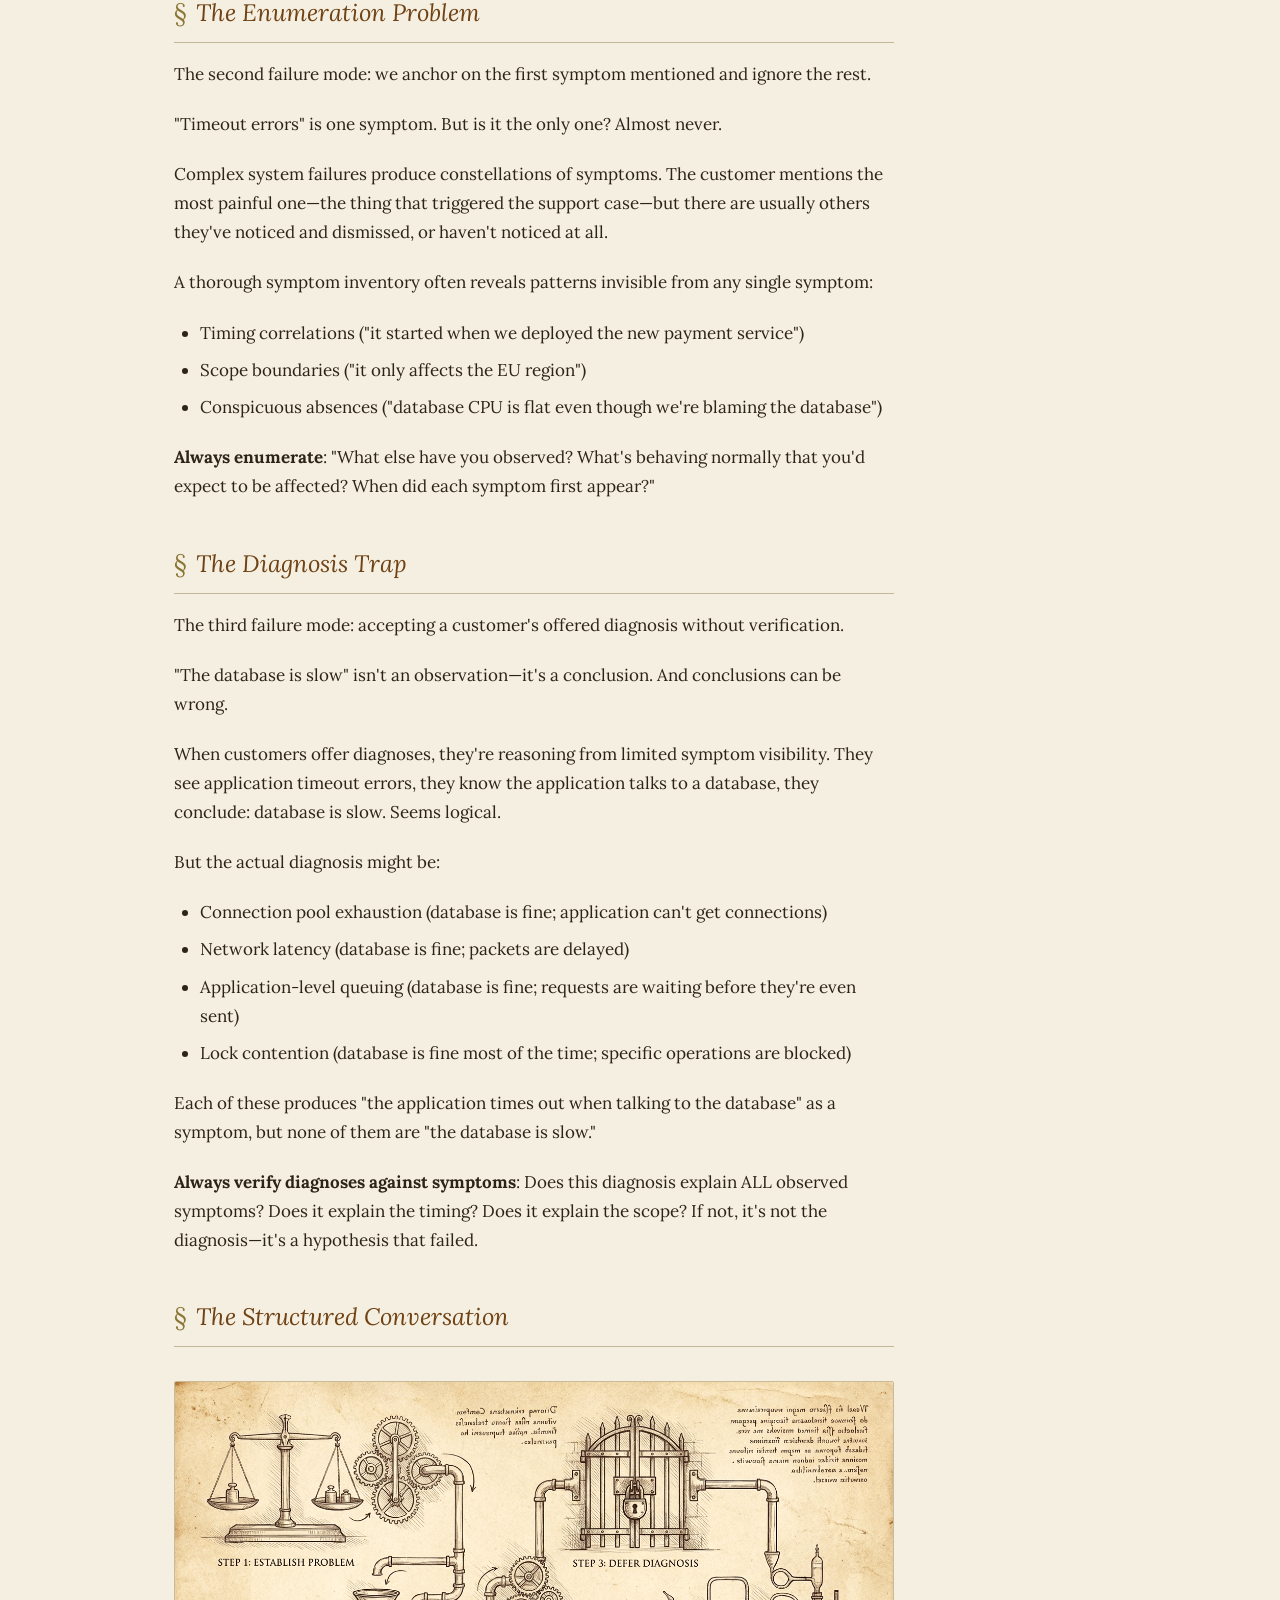
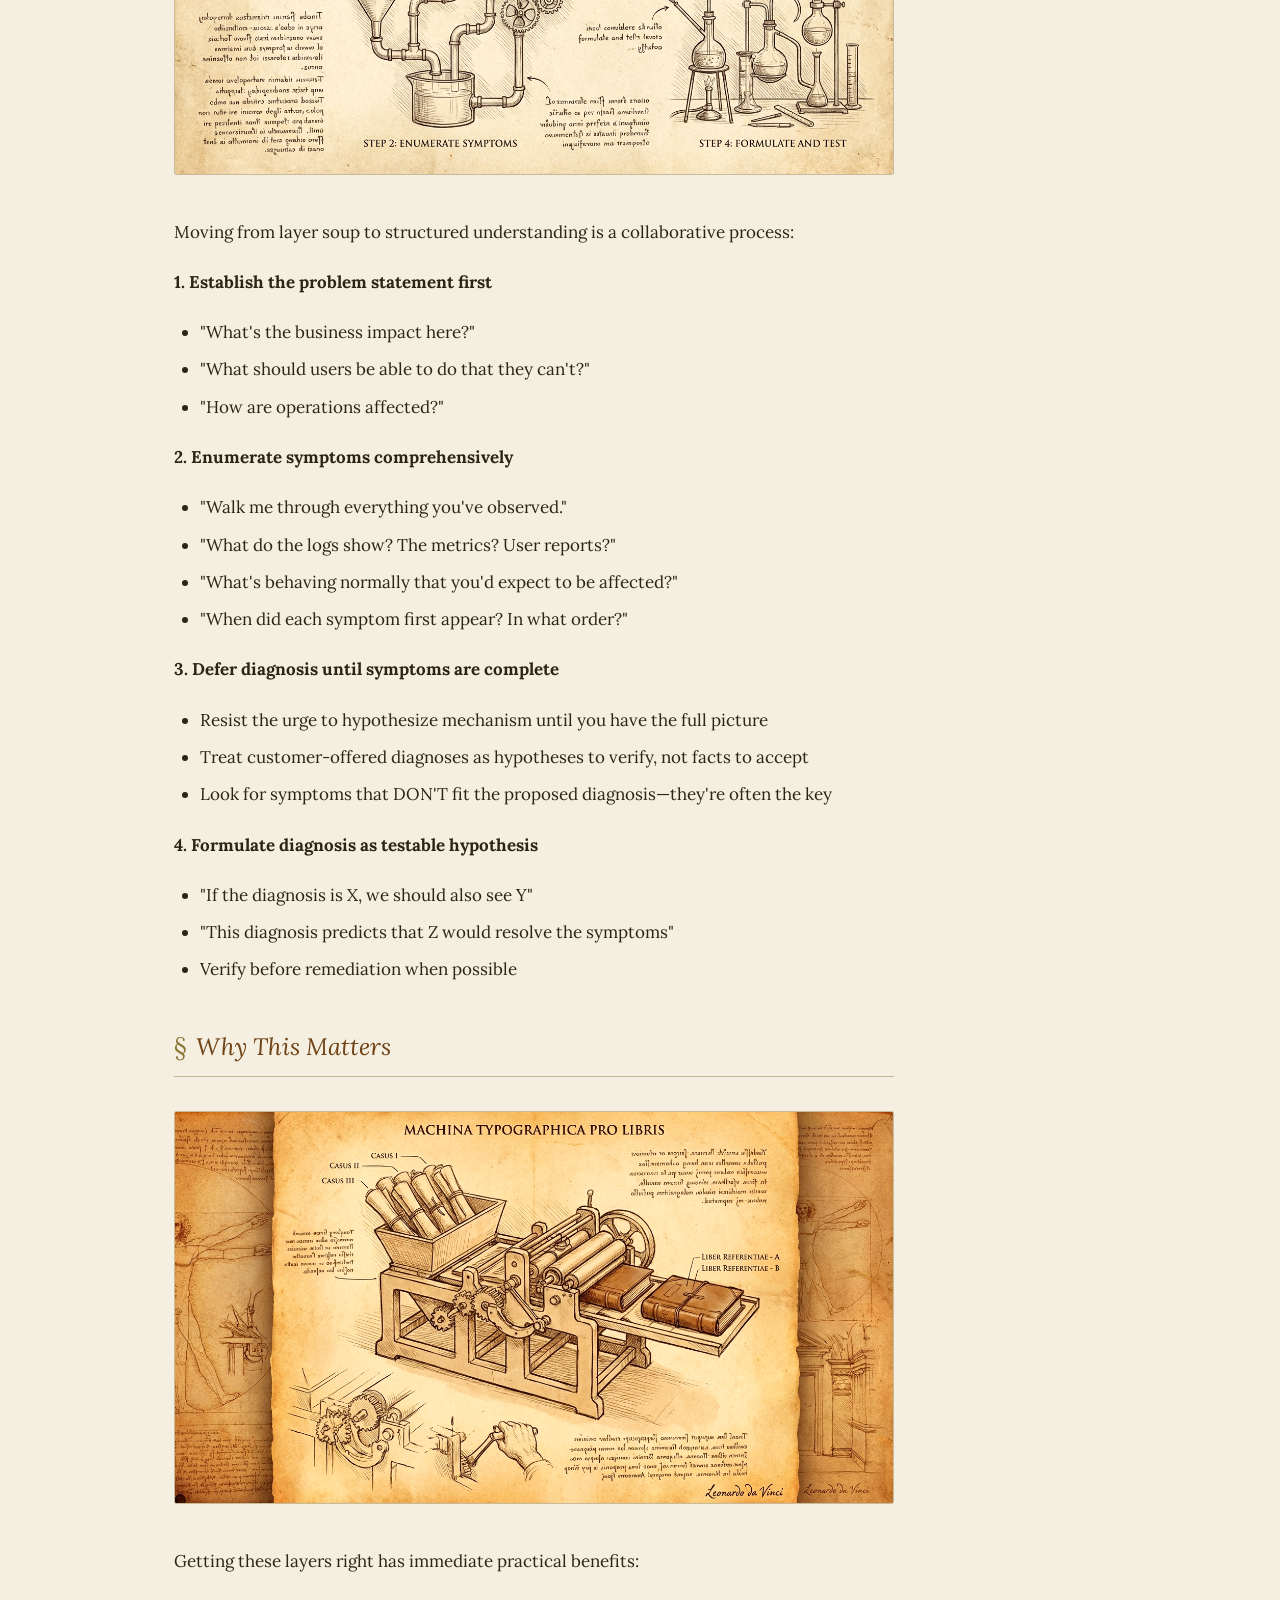
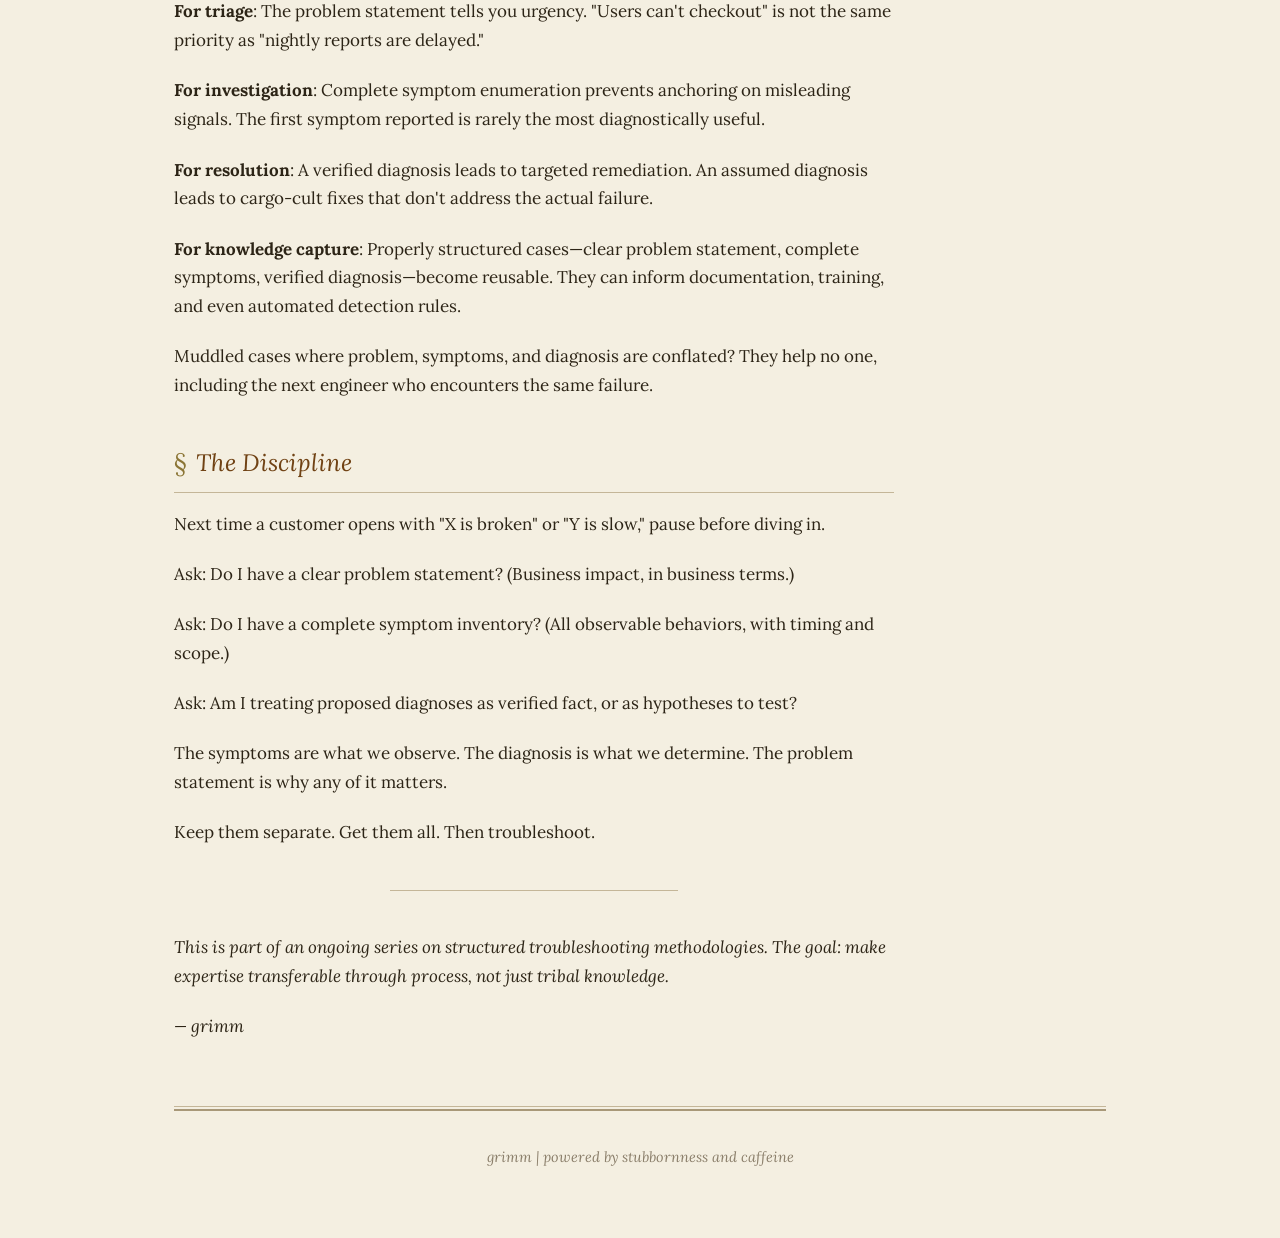
<file: public/posts/2026-01-09-problems-symptoms-diagnosis.html>
<!DOCTYPE html>
<html lang="en">
<head>
  <meta charset="UTF-8">
  <meta name="viewport" content="width=device-width, initial-scale=1.0">
  <title>Problems, Symptoms, and Diagnoses | grimm's workshop</title>
  <link rel="stylesheet" href="../style.css">
  <link rel="preconnect" href="https://fonts.googleapis.com">
  <link rel="preconnect" href="https://fonts.gstatic.com" crossorigin>
  <link href="https://fonts.googleapis.com/css2?family=Courier+Prime:ital,wght@0,400;0,700;1,400&family=Lora:ital,wght@0,400;0,500;0,600;0,700;1,400;1,500&display=swap" rel="stylesheet">
</head>
<body>
  <div class="container">
    <header>
      <a href="../index.html" class="site-title">grimm's workshop</a>
      <p class="site-subtitle">// terminal enthusiast &amp; automation</p>
      <nav>
        <a href="../index.html">home</a>
        <a href="../index.html#projects">projects</a>
        <a href="../index.html#posts" class="active">posts</a>
      </nav>
    </header>

    <main>
      <a href="../index.html" class="back-link">back to posts</a>

      <article>
        <h1>Three Things That Aren't Each Other: Problems, Symptoms, and Diagnoses</h1>
        <div class="meta">
          2026-01-09 | troubleshooting methodology, support engineering, TAM skills
        </div>

        <p class="lead">
          <em>A framework for untangling the confusion that derails most troubleshooting conversations before they even begin</em>
        </p>

        <figure class="article-hero">
          <img src="../assets/images/three-layers-hero.png" alt="Three-layer troubleshooting model showing Problems, Symptoms, and Diagnoses as distinct abstraction levels">
        </figure>

        <h2>The Conversation That Goes Sideways</h2>

        <p>
          Support engineer: "What's the problem?"
        </p>

        <p>
          Customer: "The database is slow."
        </p>

        <p>
          And we're already off the rails.
        </p>

        <p>
          Not because anyone said anything wrong, but because that answer conflates three distinct concepts that need to be teased apart before productive troubleshooting can begin. What the customer gave us isn't a problem statement&mdash;it's a symptom dressed up as a diagnosis. The actual problem statement is probably still unspoken.
        </p>

        <p>
          Understanding the difference between these three things is foundational to structured troubleshooting.
        </p>

        <h2>The Three-Layer Model</h2>

        <p>
          <strong>Problem Statement</strong>: The business impact. What capability is degraded or lost? What can't users do that they need to do? This is expressed in business terms, not technical ones.
        </p>

        <p>
          <strong>Symptoms</strong>: Observable, discrete behaviors that deviate from normal operation. These are technical phenomena&mdash;things you can see in logs, metrics, user reports, or system behavior. A single problem typically produces multiple symptoms.
        </p>

        <p>
          <strong>Diagnosis</strong>: The underlying system failure or condition causing the symptoms. This is what's actually broken&mdash;the mechanism that, if fixed, would resolve the symptoms and restore the business capability.
        </p>

        <p>
          These three exist at different layers of abstraction, and confusing them derails investigations.
        </p>

        <h2>An Example, Decomposed</h2>

        <p>
          <strong>What the customer says</strong>: "The database is slow and we're getting timeout errors."
        </p>

        <p>
          <strong>What that actually contains</strong>:
        </p>

        <ul>
          <li>A symptom presented as if it were a diagnosis ("database is slow")</li>
          <li>Another symptom ("timeout errors")</li>
          <li>No problem statement at all</li>
        </ul>

        <p>
          <strong>After proper conversation</strong>:
        </p>

        <p>
          <em>Problem Statement</em>: "Customers cannot complete checkout during peak traffic periods, resulting in abandoned carts and lost revenue."
        </p>

        <p>
          <em>Symptoms</em>:
        </p>

        <ul>
          <li>Checkout API requests timing out after 30 seconds</li>
          <li>Database connection count at maximum pool size</li>
          <li>Application logs showing "connection acquisition timeout" errors</li>
          <li>Increased latency on all database-backed endpoints, not just checkout</li>
          <li>No corresponding increase in database server CPU or I/O</li>
        </ul>

        <p>
          <em>Diagnosis</em>: Connection pool exhaustion caused by a connection leak in the payment validation service. Failed payment validations aren't releasing connections back to the pool, and the leak rate exceeds the connection timeout reclamation rate during high-traffic periods.
        </p>

        <p>
          See how different these are? Each layer serves a different purpose:
        </p>

        <ul>
          <li>The <strong>problem statement</strong> tells us what success looks like and how urgent this is</li>
          <li>The <strong>symptoms</strong> tell us where to look and what patterns to seek</li>
          <li>The <strong>diagnosis</strong> tells us what to fix</li>
        </ul>

        <h2>Why Customers Give Us Layer Soup</h2>

        <figure class="article-image">
          <img src="../assets/images/layer-soup.png" alt="The chaos of mixing problems, symptoms, and diagnoses into a confusing blend">
        </figure>

        <p>
          When we ask "what's the problem?" customers naturally respond with whatever layer is most salient to them&mdash;usually a mix of symptoms and attempted diagnoses, with the actual problem statement implied but unstated.
        </p>

        <p>
          This isn't a failure on their part. Consider the expertise distribution:
        </p>

        <ul>
          <li><strong>Customers</strong> are experts in their business domain. They know what the system should accomplish and can articulate when that's not happening. Problem statements live in their territory.</li>
          <li><strong>Technical teams</strong> are experts in system behavior. Observing and enumerating symptoms, then reasoning from symptoms to diagnosis&mdash;that's our territory.</li>
        </ul>

        <p>
          When a customer says "the database is slow," they're attempting to be helpful by offering a diagnosis. But they're doing so from a position of incomplete information about system internals. Meanwhile, the actual problem statement ("checkout is broken and we're losing sales") goes unstated because to them it's obvious context.
        </p>

        <p>
          Our job is to pull these layers apart.
        </p>

        <h2>The Elevation Problem</h2>

        <p>
          The most common failure mode: we start troubleshooting symptoms without first establishing the problem statement.
        </p>

        <p>
          This matters because symptoms can be misleading about priority and scope.
        </p>

        <p>
          "Database is slow" might be:
        </p>

        <ul>
          <li>A critical checkout-blocking issue during peak sales (drop everything)</li>
          <li>A minor reporting delay affecting internal dashboards (schedule appropriately)</li>
          <li>A perceived slowness that's actually normal behavior during backup windows (explain and close)</li>
        </ul>

        <p>
          Without the problem statement, we don't know which of these we're dealing with. We might spend hours optimizing query performance for an internal report that nobody urgently needs, while the actual business-critical path has a completely different root cause.
        </p>

        <p>
          <strong>Always elevate first</strong>: "Help me understand the business impact&mdash;what are users unable to do, and how is this affecting operations?"
        </p>

        <h2>The Enumeration Problem</h2>

        <p>
          The second failure mode: we anchor on the first symptom mentioned and ignore the rest.
        </p>

        <p>
          "Timeout errors" is one symptom. But is it the only one? Almost never.
        </p>

        <p>
          Complex system failures produce constellations of symptoms. The customer mentions the most painful one&mdash;the thing that triggered the support case&mdash;but there are usually others they've noticed and dismissed, or haven't noticed at all.
        </p>

        <p>
          A thorough symptom inventory often reveals patterns invisible from any single symptom:
        </p>

        <ul>
          <li>Timing correlations ("it started when we deployed the new payment service")</li>
          <li>Scope boundaries ("it only affects the EU region")</li>
          <li>Conspicuous absences ("database CPU is flat even though we're blaming the database")</li>
        </ul>

        <p>
          <strong>Always enumerate</strong>: "What else have you observed? What's behaving normally that you'd expect to be affected? When did each symptom first appear?"
        </p>

        <h2>The Diagnosis Trap</h2>

        <p>
          The third failure mode: accepting a customer's offered diagnosis without verification.
        </p>

        <p>
          "The database is slow" isn't an observation&mdash;it's a conclusion. And conclusions can be wrong.
        </p>

        <p>
          When customers offer diagnoses, they're reasoning from limited symptom visibility. They see application timeout errors, they know the application talks to a database, they conclude: database is slow. Seems logical.
        </p>

        <p>
          But the actual diagnosis might be:
        </p>

        <ul>
          <li>Connection pool exhaustion (database is fine; application can't get connections)</li>
          <li>Network latency (database is fine; packets are delayed)</li>
          <li>Application-level queuing (database is fine; requests are waiting before they're even sent)</li>
          <li>Lock contention (database is fine most of the time; specific operations are blocked)</li>
        </ul>

        <p>
          Each of these produces "the application times out when talking to the database" as a symptom, but none of them are "the database is slow."
        </p>

        <p>
          <strong>Always verify diagnoses against symptoms</strong>: Does this diagnosis explain ALL observed symptoms? Does it explain the timing? Does it explain the scope? If not, it's not the diagnosis&mdash;it's a hypothesis that failed.
        </p>

        <h2>The Structured Conversation</h2>

        <figure class="article-image">
          <img src="../assets/images/structured-conversation.png" alt="Flowchart showing the four steps: Establish Problem, Enumerate Symptoms, Defer Diagnosis, and Formulate & Test">
        </figure>

        <p>
          Moving from layer soup to structured understanding is a collaborative process:
        </p>

        <p>
          <strong>1. Establish the problem statement first</strong>
        </p>

        <ul>
          <li>"What's the business impact here?"</li>
          <li>"What should users be able to do that they can't?"</li>
          <li>"How are operations affected?"</li>
        </ul>

        <p>
          <strong>2. Enumerate symptoms comprehensively</strong>
        </p>

        <ul>
          <li>"Walk me through everything you've observed."</li>
          <li>"What do the logs show? The metrics? User reports?"</li>
          <li>"What's behaving normally that you'd expect to be affected?"</li>
          <li>"When did each symptom first appear? In what order?"</li>
        </ul>

        <p>
          <strong>3. Defer diagnosis until symptoms are complete</strong>
        </p>

        <ul>
          <li>Resist the urge to hypothesize mechanism until you have the full picture</li>
          <li>Treat customer-offered diagnoses as hypotheses to verify, not facts to accept</li>
          <li>Look for symptoms that DON'T fit the proposed diagnosis&mdash;they're often the key</li>
        </ul>

        <p>
          <strong>4. Formulate diagnosis as testable hypothesis</strong>
        </p>

        <ul>
          <li>"If the diagnosis is X, we should also see Y"</li>
          <li>"This diagnosis predicts that Z would resolve the symptoms"</li>
          <li>Verify before remediation when possible</li>
        </ul>

        <h2>Why This Matters</h2>

        <figure class="article-image">
          <img src="../assets/images/knowledge-capture.png" alt="Properly structured cases becoming reusable knowledge resources">
        </figure>

        <p>
          Getting these layers right has immediate practical benefits:
        </p>

        <p>
          <strong>For triage</strong>: The problem statement tells you urgency. "Users can't checkout" is not the same priority as "nightly reports are delayed."
        </p>

        <p>
          <strong>For investigation</strong>: Complete symptom enumeration prevents anchoring on misleading signals. The first symptom reported is rarely the most diagnostically useful.
        </p>

        <p>
          <strong>For resolution</strong>: A verified diagnosis leads to targeted remediation. An assumed diagnosis leads to cargo-cult fixes that don't address the actual failure.
        </p>

        <p>
          <strong>For knowledge capture</strong>: Properly structured cases&mdash;clear problem statement, complete symptoms, verified diagnosis&mdash;become reusable. They can inform documentation, training, and even automated detection rules.
        </p>

        <p>
          Muddled cases where problem, symptoms, and diagnosis are conflated? They help no one, including the next engineer who encounters the same failure.
        </p>

        <h2>The Discipline</h2>

        <p>
          Next time a customer opens with "X is broken" or "Y is slow," pause before diving in.
        </p>

        <p>
          Ask: Do I have a clear problem statement? (Business impact, in business terms.)
        </p>

        <p>
          Ask: Do I have a complete symptom inventory? (All observable behaviors, with timing and scope.)
        </p>

        <p>
          Ask: Am I treating proposed diagnoses as verified fact, or as hypotheses to test?
        </p>

        <p>
          The symptoms are what we observe. The diagnosis is what we determine. The problem statement is why any of it matters.
        </p>

        <p>
          Keep them separate. Get them all. Then troubleshoot.
        </p>

        <hr>

        <p>
          <em>This is part of an ongoing series on structured troubleshooting methodologies. The goal: make expertise transferable through process, not just tribal knowledge.</em>
        </p>

        <p><em>&mdash; grimm</em></p>

      </article>
    </main>

    <footer>
      <p>grimm | powered by stubbornness and caffeine</p>
    </footer>
  </div>
</body>
</html>
</file>
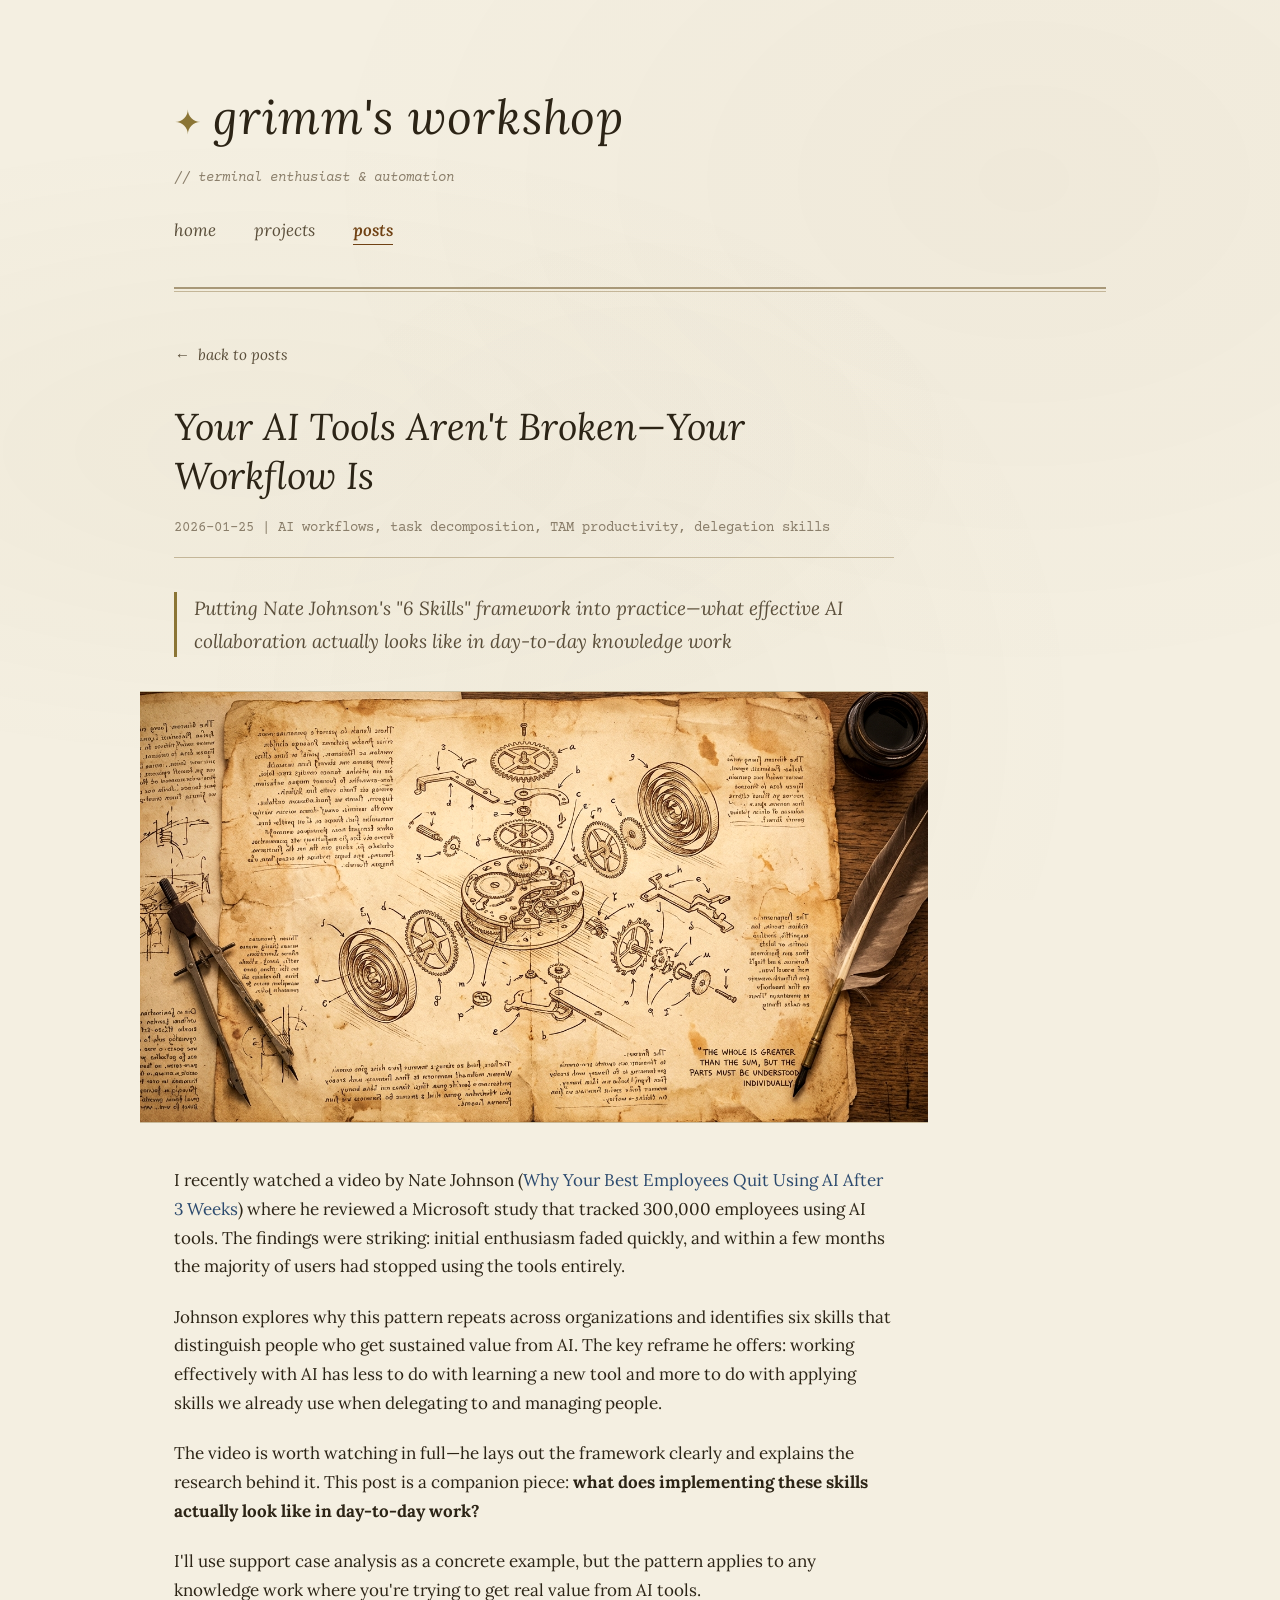
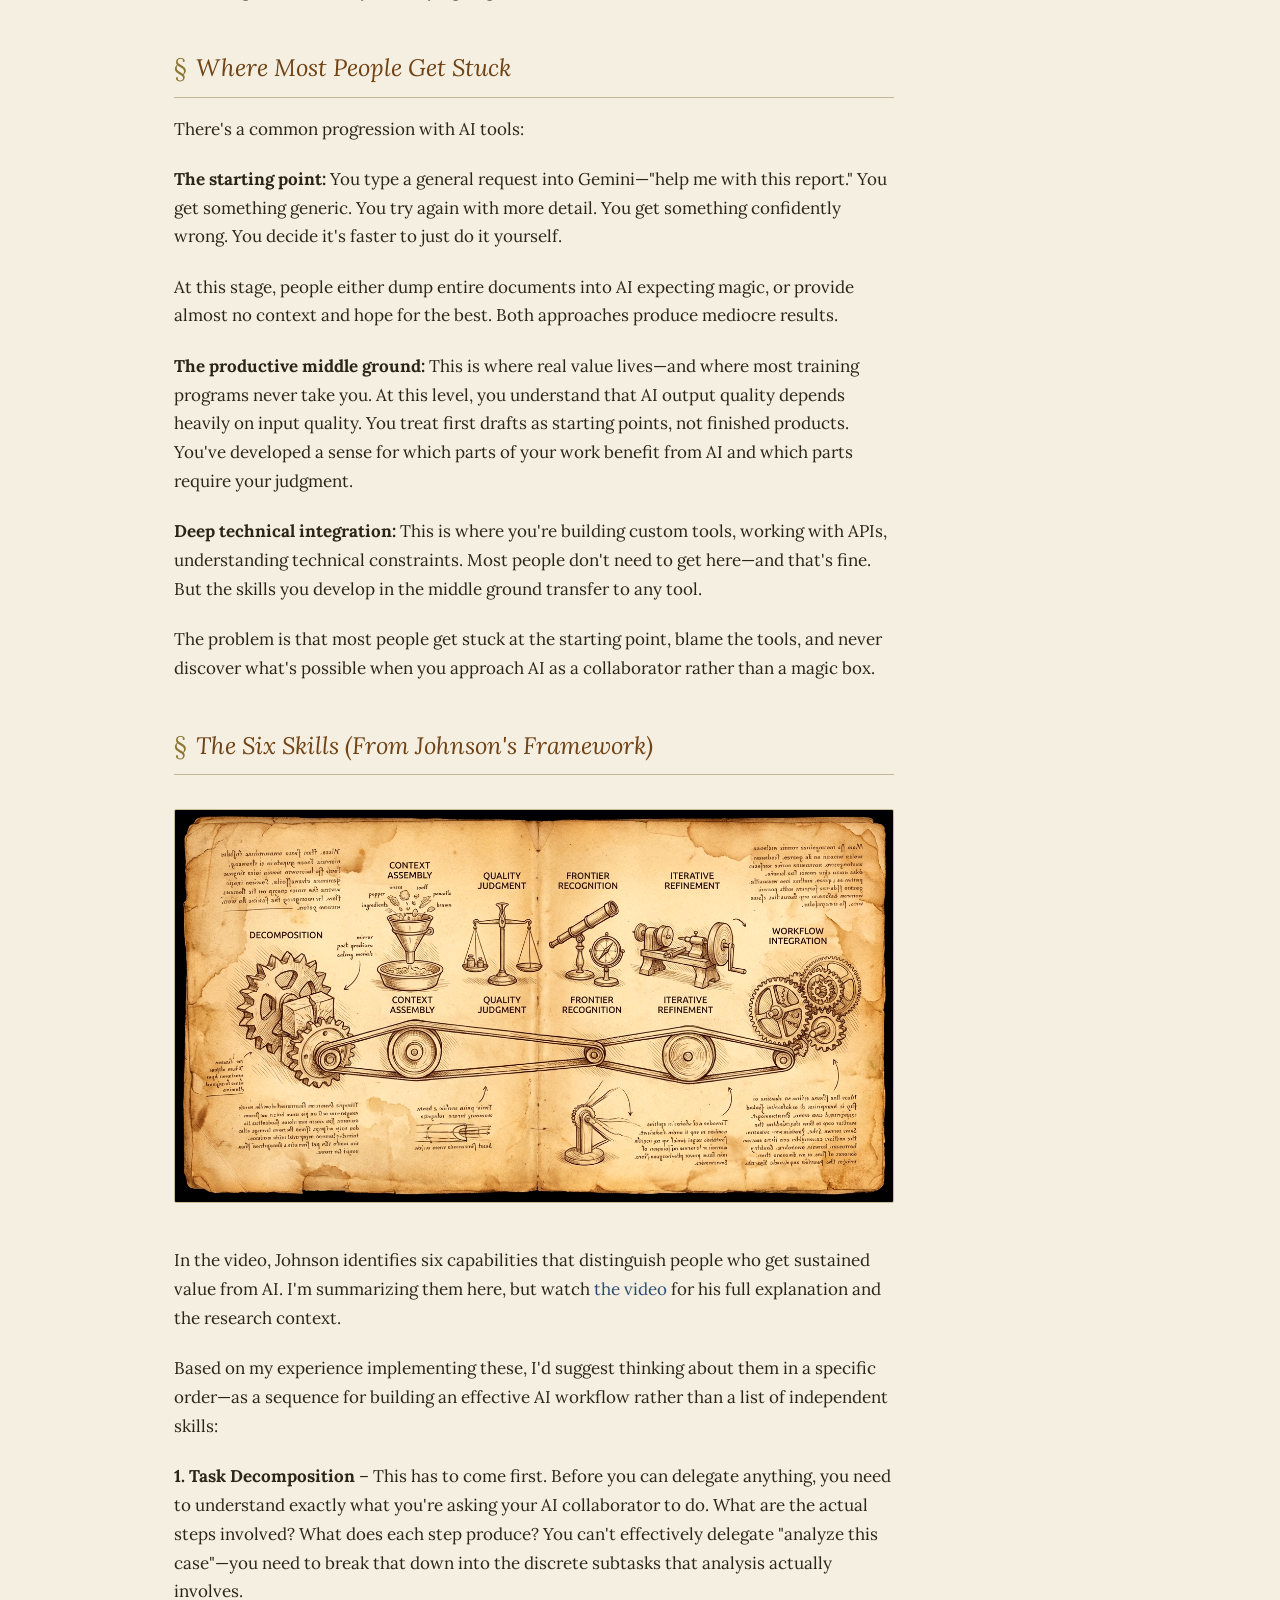
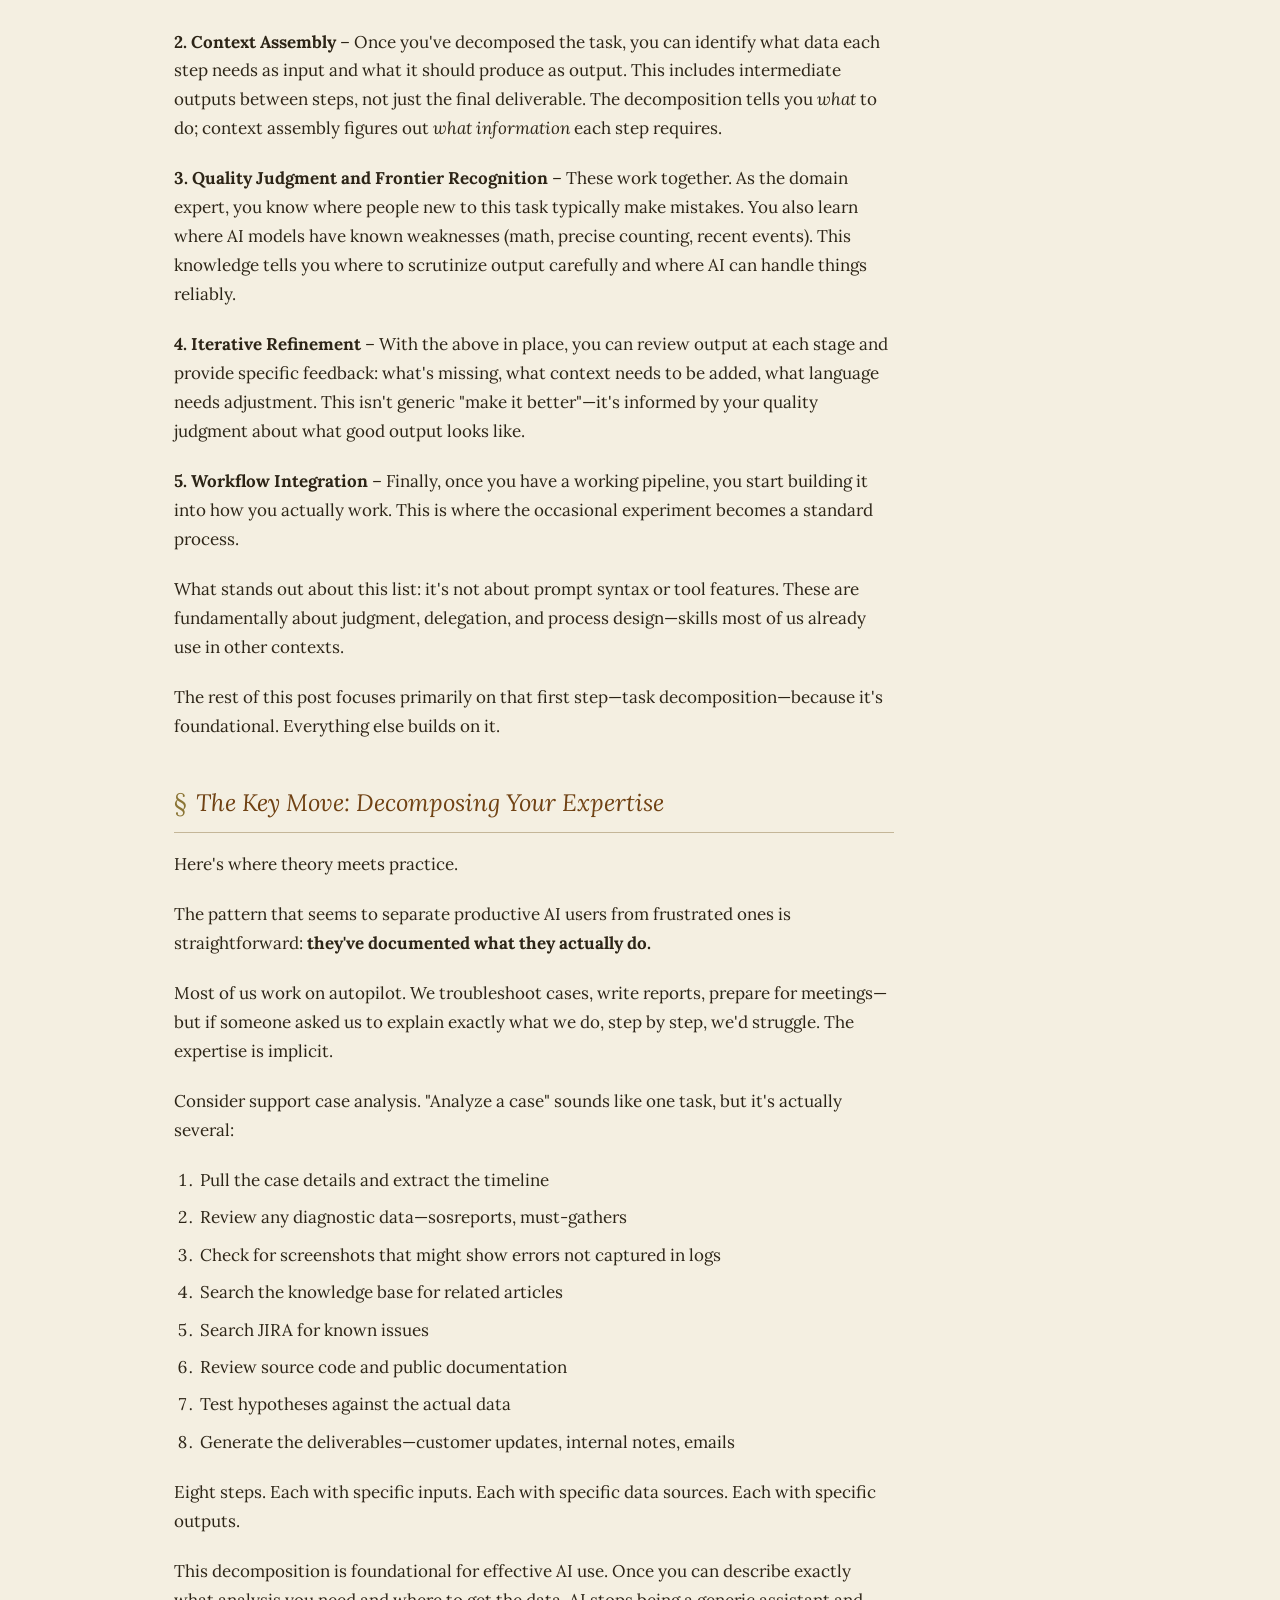
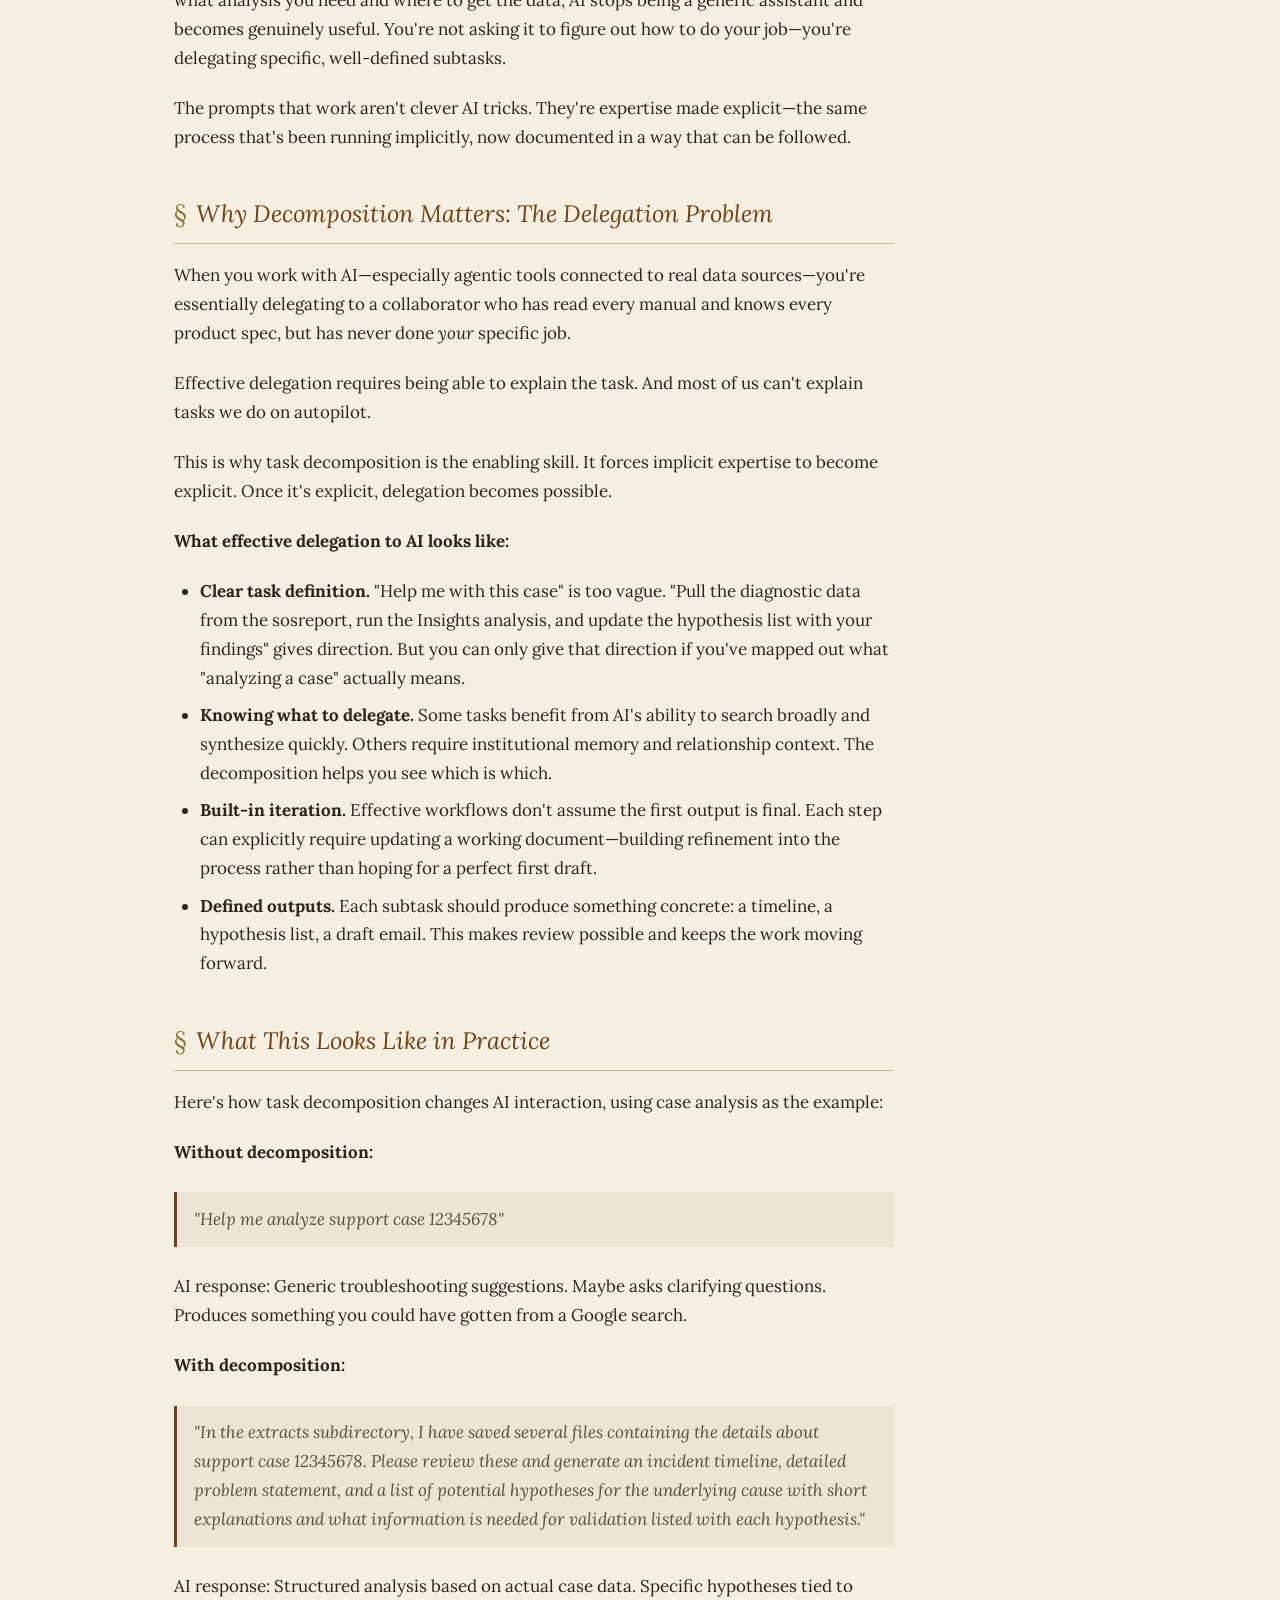
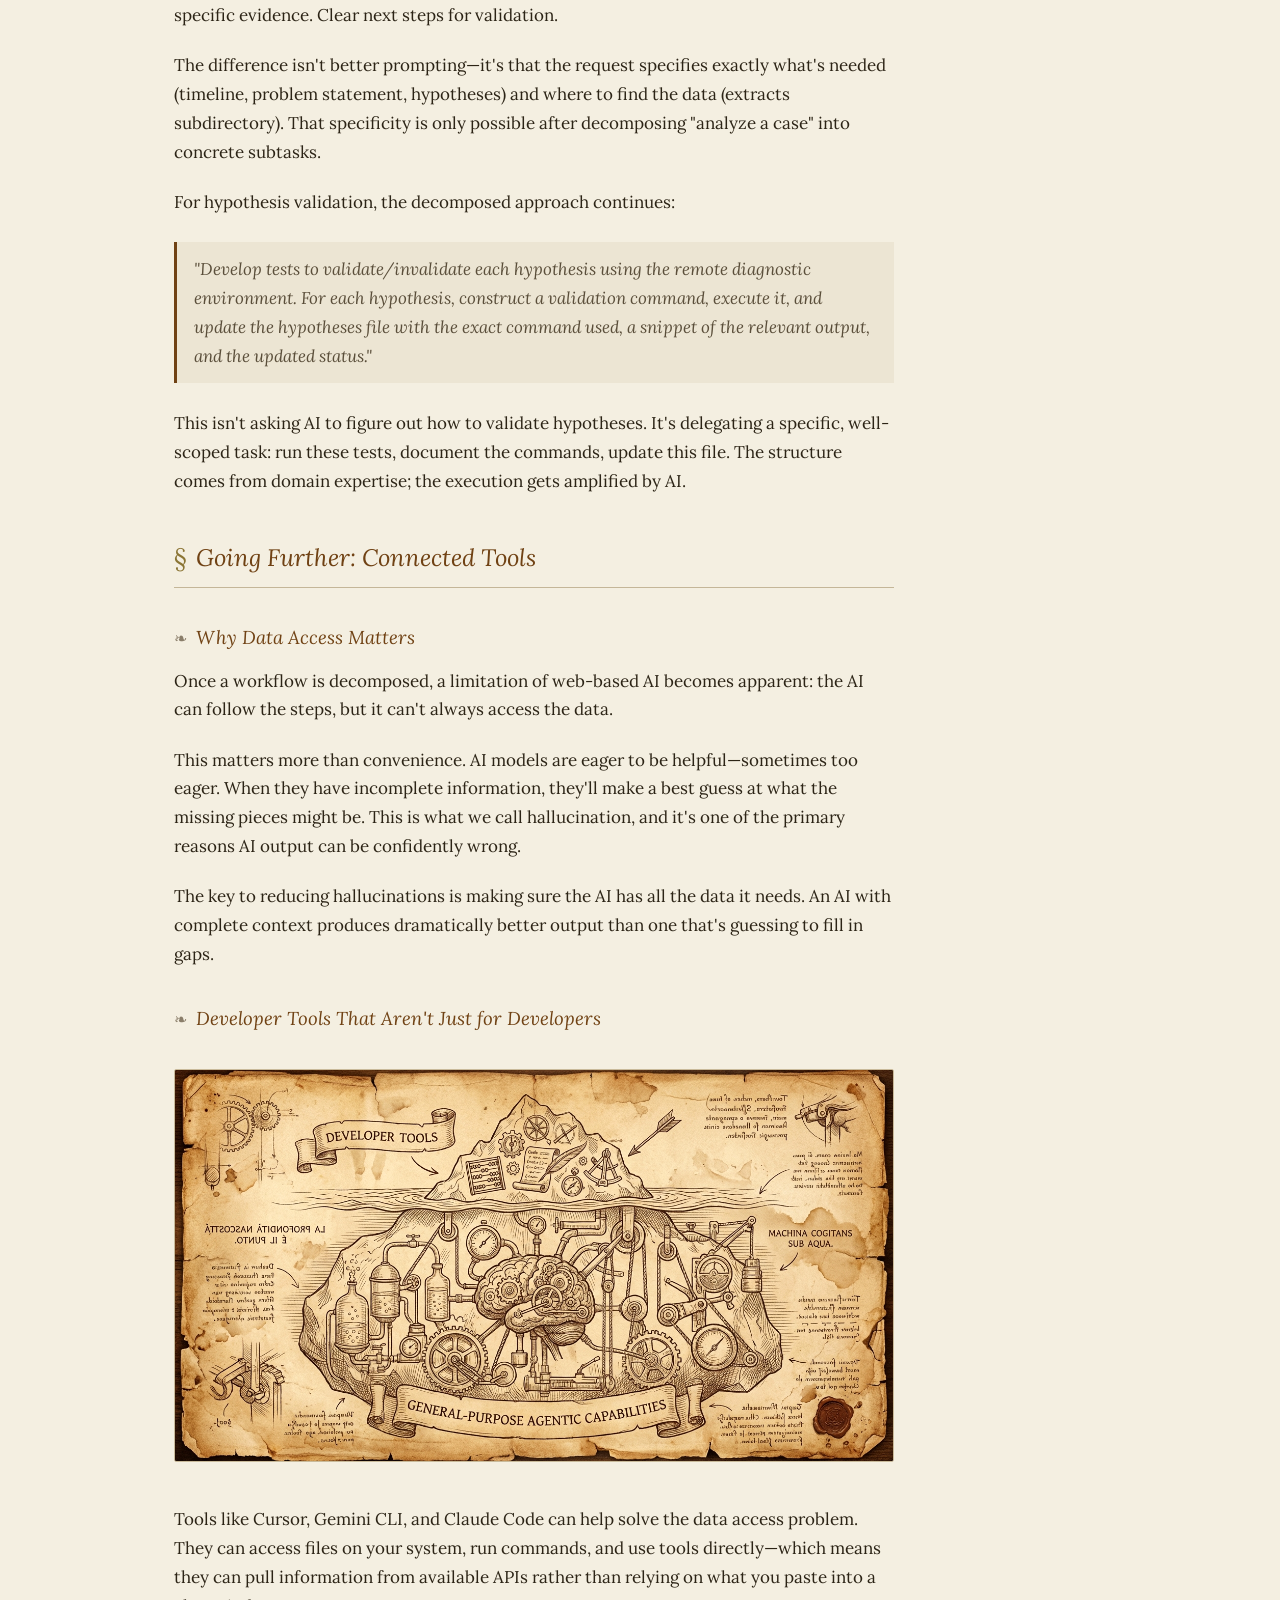
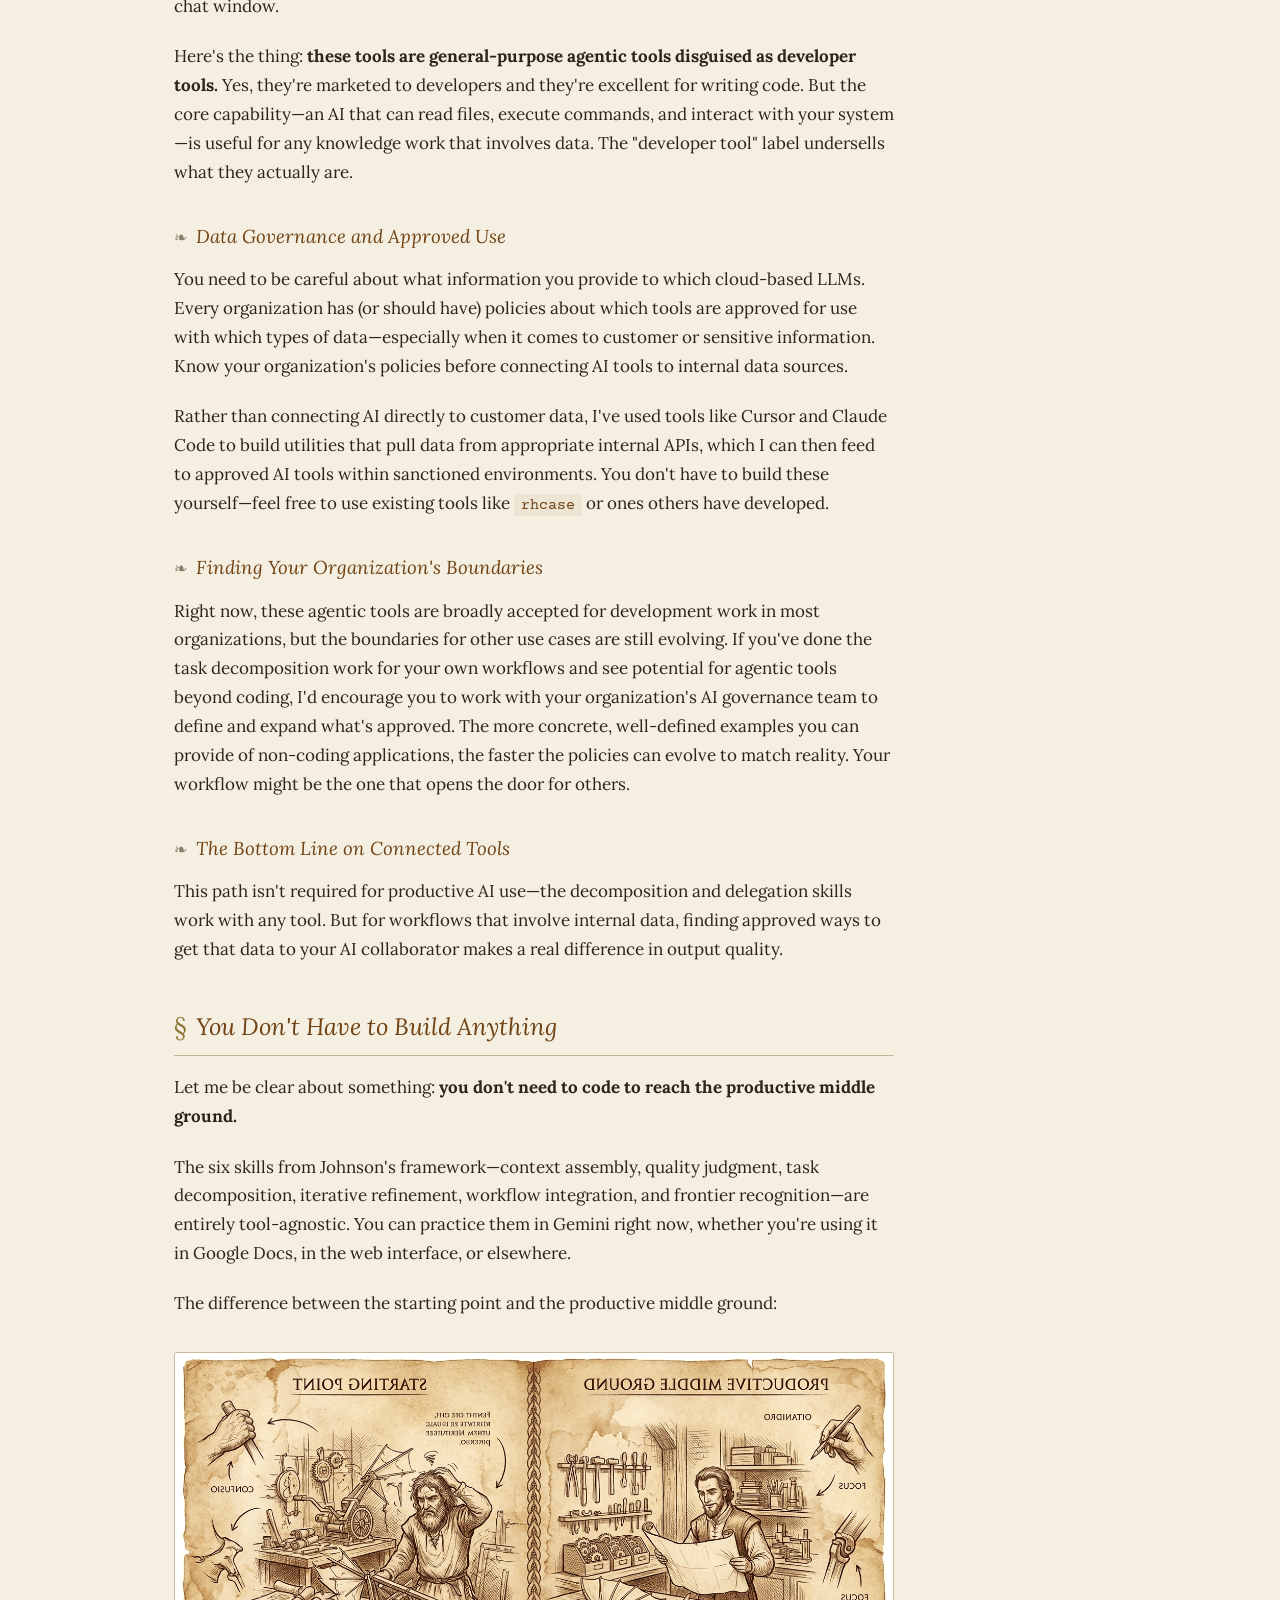
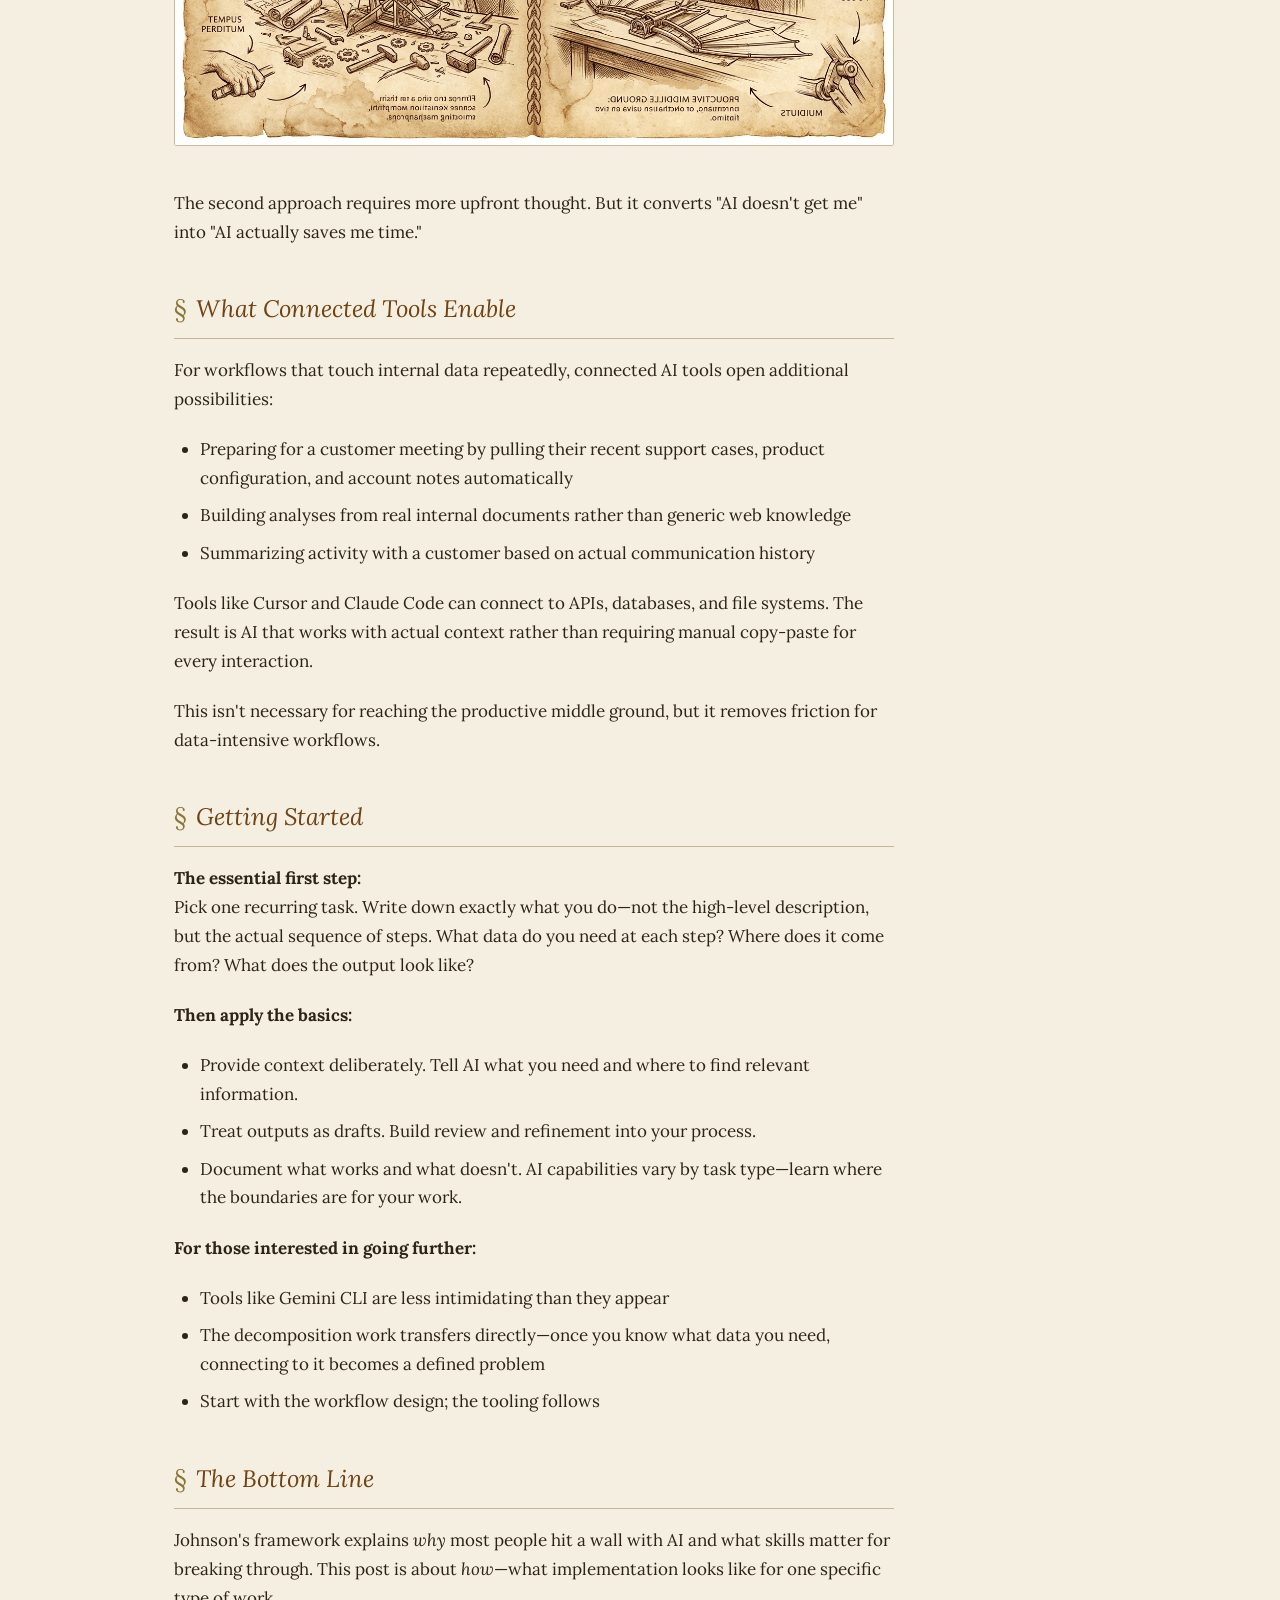
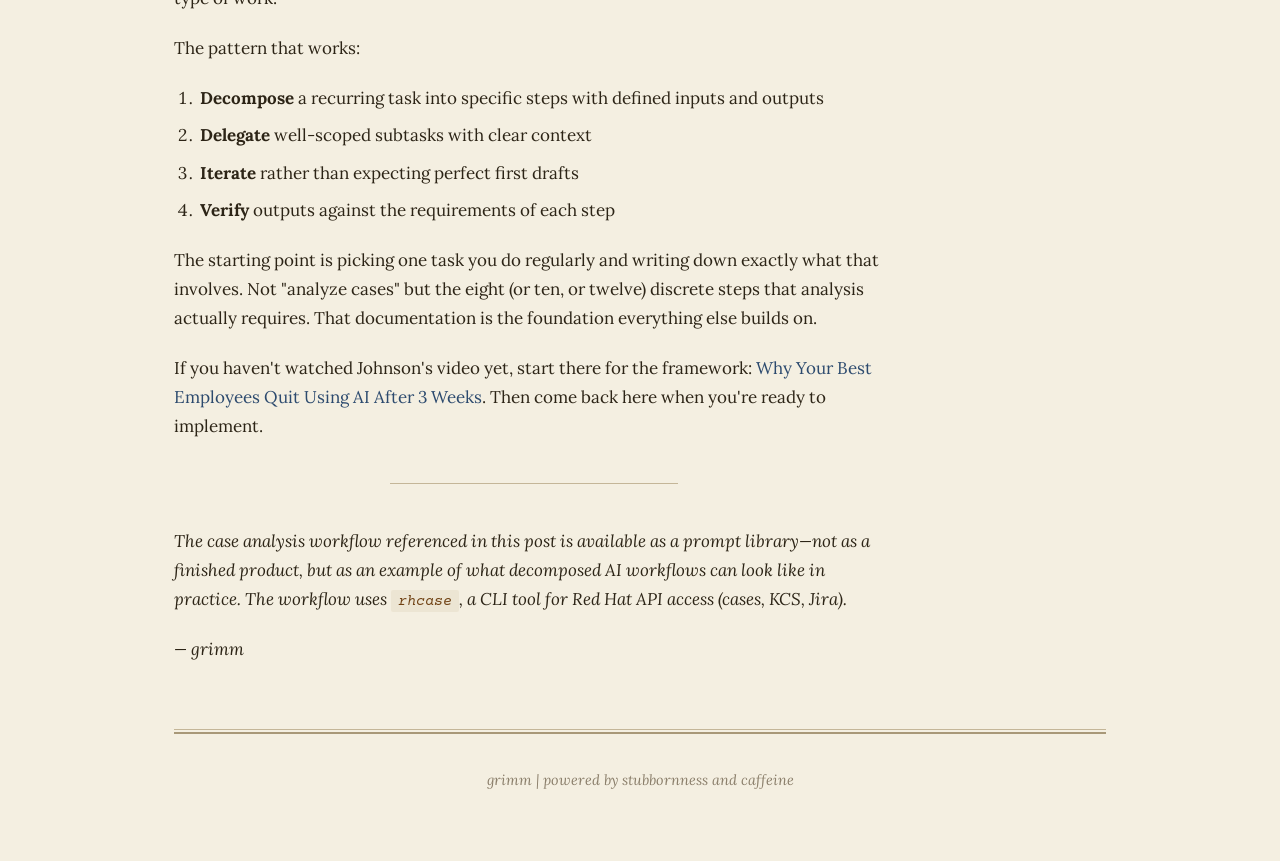
<file: public/posts/2026-01-25-transitioning-intermediate-agentic-use.html>
<!DOCTYPE html>
<html lang="en">
<head>
  <meta charset="UTF-8">
  <meta name="viewport" content="width=device-width, initial-scale=1.0">
  <title>Your AI Tools Aren't Broken | grimm's workshop</title>
  <link rel="stylesheet" href="../style.css">
  <link rel="preconnect" href="https://fonts.googleapis.com">
  <link rel="preconnect" href="https://fonts.gstatic.com" crossorigin>
  <link href="https://fonts.googleapis.com/css2?family=Courier+Prime:ital,wght@0,400;0,700;1,400&family=Lora:ital,wght@0,400;0,500;0,600;0,700;1,400;1,500&display=swap" rel="stylesheet">
</head>
<body>
  <div class="container">
    <header>
      <a href="../index.html" class="site-title">grimm's workshop</a>
      <p class="site-subtitle">// terminal enthusiast &amp; automation</p>
      <nav>
        <a href="../index.html">home</a>
        <a href="../index.html#projects">projects</a>
        <a href="../index.html#posts" class="active">posts</a>
      </nav>
    </header>

    <main>
      <a href="../index.html" class="back-link">back to posts</a>

      <article>
        <h1>Your AI Tools Aren't Broken&mdash;Your Workflow Is</h1>
        <div class="meta">
          2026-01-25 | AI workflows, task decomposition, TAM productivity, delegation skills
        </div>

        <p class="lead">
          <em>Putting Nate Johnson's "6 Skills" framework into practice&mdash;what effective AI collaboration actually looks like in day-to-day knowledge work</em>
        </p>

        <figure class="article-hero">
          <img src="../assets/images/workflow-decomposition-hero.png" alt="A complex workflow broken down into discrete, delegatable steps with clear inputs and outputs">
        </figure>

        <p>
          I recently watched a video by Nate Johnson (<a href="https://youtu.be/EZ4EjJ0iDDQ">Why Your Best Employees Quit Using AI After 3 Weeks</a>) where he reviewed a Microsoft study that tracked 300,000 employees using AI tools. The findings were striking: initial enthusiasm faded quickly, and within a few months the majority of users had stopped using the tools entirely.
        </p>

        <p>
          Johnson explores why this pattern repeats across organizations and identifies six skills that distinguish people who get sustained value from AI. The key reframe he offers: working effectively with AI has less to do with learning a new tool and more to do with applying skills we already use when delegating to and managing people.
        </p>

        <p>
          The video is worth watching in full&mdash;he lays out the framework clearly and explains the research behind it. This post is a companion piece: <strong>what does implementing these skills actually look like in day-to-day work?</strong>
        </p>

        <p>
          I'll use support case analysis as a concrete example, but the pattern applies to any knowledge work where you're trying to get real value from AI tools.
        </p>

        <h2>Where Most People Get Stuck</h2>

        <p>
          There's a common progression with AI tools:
        </p>

        <p>
          <strong>The starting point:</strong> You type a general request into Gemini&mdash;"help me with this report." You get something generic. You try again with more detail. You get something confidently wrong. You decide it's faster to just do it yourself.
        </p>

        <p>
          At this stage, people either dump entire documents into AI expecting magic, or provide almost no context and hope for the best. Both approaches produce mediocre results.
        </p>

        <p>
          <strong>The productive middle ground:</strong> This is where real value lives&mdash;and where most training programs never take you. At this level, you understand that AI output quality depends heavily on input quality. You treat first drafts as starting points, not finished products. You've developed a sense for which parts of your work benefit from AI and which parts require your judgment.
        </p>

        <p>
          <strong>Deep technical integration:</strong> This is where you're building custom tools, working with APIs, understanding technical constraints. Most people don't need to get here&mdash;and that's fine. But the skills you develop in the middle ground transfer to any tool.
        </p>

        <p>
          The problem is that most people get stuck at the starting point, blame the tools, and never discover what's possible when you approach AI as a collaborator rather than a magic box.
        </p>

        <h2>The Six Skills (From Johnson's Framework)</h2>

        <figure class="article-image">
          <img src="../assets/images/six-skills-sequence.png" alt="The six skills arranged as a sequential workflow: decomposition leads to context assembly, then quality judgment, iterative refinement, and workflow integration">
        </figure>

        <p>
          In the video, Johnson identifies six capabilities that distinguish people who get sustained value from AI. I'm summarizing them here, but watch <a href="https://youtu.be/EZ4EjJ0iDDQ">the video</a> for his full explanation and the research context.
        </p>

        <p>
          Based on my experience implementing these, I'd suggest thinking about them in a specific order&mdash;as a sequence for building an effective AI workflow rather than a list of independent skills:
        </p>

        <p>
          <strong>1. Task Decomposition</strong> &ndash; This has to come first. Before you can delegate anything, you need to understand exactly what you're asking your AI collaborator to do. What are the actual steps involved? What does each step produce? You can't effectively delegate "analyze this case"&mdash;you need to break that down into the discrete subtasks that analysis actually involves.
        </p>

        <p>
          <strong>2. Context Assembly</strong> &ndash; Once you've decomposed the task, you can identify what data each step needs as input and what it should produce as output. This includes intermediate outputs between steps, not just the final deliverable. The decomposition tells you <em>what</em> to do; context assembly figures out <em>what information</em> each step requires.
        </p>

        <p>
          <strong>3. Quality Judgment and Frontier Recognition</strong> &ndash; These work together. As the domain expert, you know where people new to this task typically make mistakes. You also learn where AI models have known weaknesses (math, precise counting, recent events). This knowledge tells you where to scrutinize output carefully and where AI can handle things reliably.
        </p>

        <p>
          <strong>4. Iterative Refinement</strong> &ndash; With the above in place, you can review output at each stage and provide specific feedback: what's missing, what context needs to be added, what language needs adjustment. This isn't generic "make it better"&mdash;it's informed by your quality judgment about what good output looks like.
        </p>

        <p>
          <strong>5. Workflow Integration</strong> &ndash; Finally, once you have a working pipeline, you start building it into how you actually work. This is where the occasional experiment becomes a standard process.
        </p>

        <p>
          What stands out about this list: it's not about prompt syntax or tool features. These are fundamentally about judgment, delegation, and process design&mdash;skills most of us already use in other contexts.
        </p>

        <p>
          The rest of this post focuses primarily on that first step&mdash;task decomposition&mdash;because it's foundational. Everything else builds on it.
        </p>

        <h2>The Key Move: Decomposing Your Expertise</h2>

        <p>
          Here's where theory meets practice.
        </p>

        <p>
          The pattern that seems to separate productive AI users from frustrated ones is straightforward: <strong>they've documented what they actually do.</strong>
        </p>

        <p>
          Most of us work on autopilot. We troubleshoot cases, write reports, prepare for meetings&mdash;but if someone asked us to explain exactly what we do, step by step, we'd struggle. The expertise is implicit.
        </p>

        <p>
          Consider support case analysis. "Analyze a case" sounds like one task, but it's actually several:
        </p>

        <ol>
          <li>Pull the case details and extract the timeline</li>
          <li>Review any diagnostic data&mdash;sosreports, must-gathers</li>
          <li>Check for screenshots that might show errors not captured in logs</li>
          <li>Search the knowledge base for related articles</li>
          <li>Search JIRA for known issues</li>
          <li>Review source code and public documentation</li>
          <li>Test hypotheses against the actual data</li>
          <li>Generate the deliverables&mdash;customer updates, internal notes, emails</li>
        </ol>

        <p>
          Eight steps. Each with specific inputs. Each with specific data sources. Each with specific outputs.
        </p>

        <p>
          This decomposition is foundational for effective AI use. Once you can describe exactly what analysis you need and where to get the data, AI stops being a generic assistant and becomes genuinely useful. You're not asking it to figure out how to do your job&mdash;you're delegating specific, well-defined subtasks.
        </p>

        <p>
          The prompts that work aren't clever AI tricks. They're expertise made explicit&mdash;the same process that's been running implicitly, now documented in a way that can be followed.
        </p>

        <h2>Why Decomposition Matters: The Delegation Problem</h2>

        <p>
          When you work with AI&mdash;especially agentic tools connected to real data sources&mdash;you're essentially delegating to a collaborator who has read every manual and knows every product spec, but has never done <em>your</em> specific job.
        </p>

        <p>
          Effective delegation requires being able to explain the task. And most of us can't explain tasks we do on autopilot.
        </p>

        <p>
          This is why task decomposition is the enabling skill. It forces implicit expertise to become explicit. Once it's explicit, delegation becomes possible.
        </p>

        <p>
          <strong>What effective delegation to AI looks like:</strong>
        </p>

        <ul>
          <li><strong>Clear task definition.</strong> "Help me with this case" is too vague. "Pull the diagnostic data from the sosreport, run the Insights analysis, and update the hypothesis list with your findings" gives direction. But you can only give that direction if you've mapped out what "analyzing a case" actually means.</li>
          <li><strong>Knowing what to delegate.</strong> Some tasks benefit from AI's ability to search broadly and synthesize quickly. Others require institutional memory and relationship context. The decomposition helps you see which is which.</li>
          <li><strong>Built-in iteration.</strong> Effective workflows don't assume the first output is final. Each step can explicitly require updating a working document&mdash;building refinement into the process rather than hoping for a perfect first draft.</li>
          <li><strong>Defined outputs.</strong> Each subtask should produce something concrete: a timeline, a hypothesis list, a draft email. This makes review possible and keeps the work moving forward.</li>
        </ul>

        <h2>What This Looks Like in Practice</h2>

        <p>
          Here's how task decomposition changes AI interaction, using case analysis as the example:
        </p>

        <p>
          <strong>Without decomposition:</strong>
        </p>

        <blockquote>
          "Help me analyze support case 12345678"
        </blockquote>

        <p>
          AI response: Generic troubleshooting suggestions. Maybe asks clarifying questions. Produces something you could have gotten from a Google search.
        </p>

        <p>
          <strong>With decomposition:</strong>
        </p>

        <blockquote>
          "In the extracts subdirectory, I have saved several files containing the details about support case 12345678. Please review these and generate an incident timeline, detailed problem statement, and a list of potential hypotheses for the underlying cause with short explanations and what information is needed for validation listed with each hypothesis."
        </blockquote>

        <p>
          AI response: Structured analysis based on actual case data. Specific hypotheses tied to specific evidence. Clear next steps for validation.
        </p>

        <p>
          The difference isn't better prompting&mdash;it's that the request specifies exactly what's needed (timeline, problem statement, hypotheses) and where to find the data (extracts subdirectory). That specificity is only possible after decomposing "analyze a case" into concrete subtasks.
        </p>

        <p>
          For hypothesis validation, the decomposed approach continues:
        </p>

        <blockquote>
          "Develop tests to validate/invalidate each hypothesis using the remote diagnostic environment. For each hypothesis, construct a validation command, execute it, and update the hypotheses file with the exact command used, a snippet of the relevant output, and the updated status."
        </blockquote>

        <p>
          This isn't asking AI to figure out how to validate hypotheses. It's delegating a specific, well-scoped task: run these tests, document the commands, update this file. The structure comes from domain expertise; the execution gets amplified by AI.
        </p>

        <h2>Going Further: Connected Tools</h2>

        <h3>Why Data Access Matters</h3>

        <p>
          Once a workflow is decomposed, a limitation of web-based AI becomes apparent: the AI can follow the steps, but it can't always access the data.
        </p>

        <p>
          This matters more than convenience. AI models are eager to be helpful&mdash;sometimes too eager. When they have incomplete information, they'll make a best guess at what the missing pieces might be. This is what we call hallucination, and it's one of the primary reasons AI output can be confidently wrong.
        </p>

        <p>
          The key to reducing hallucinations is making sure the AI has all the data it needs. An AI with complete context produces dramatically better output than one that's guessing to fill in gaps.
        </p>

        <h3>Developer Tools That Aren't Just for Developers</h3>

        <figure class="article-image">
          <img src="../assets/images/agentic-tools-iceberg.png" alt="An iceberg showing developer tools above water but general-purpose agentic capabilities below the surface">
        </figure>

        <p>
          Tools like Cursor, Gemini CLI, and Claude Code can help solve the data access problem. They can access files on your system, run commands, and use tools directly&mdash;which means they can pull information from available APIs rather than relying on what you paste into a chat window.
        </p>

        <p>
          Here's the thing: <strong>these tools are general-purpose agentic tools disguised as developer tools.</strong> Yes, they're marketed to developers and they're excellent for writing code. But the core capability&mdash;an AI that can read files, execute commands, and interact with your system&mdash;is useful for any knowledge work that involves data. The "developer tool" label undersells what they actually are.
        </p>

        <h3>Data Governance and Approved Use</h3>

        <p>
          You need to be careful about what information you provide to which cloud-based LLMs. Every organization has (or should have) policies about which tools are approved for use with which types of data&mdash;especially when it comes to customer or sensitive information. Know your organization's policies before connecting AI tools to internal data sources.
        </p>

        <p>
          Rather than connecting AI directly to customer data, I've used tools like Cursor and Claude Code to build utilities that pull data from appropriate internal APIs, which I can then feed to approved AI tools within sanctioned environments. You don't have to build these yourself&mdash;feel free to use existing tools like <code>rhcase</code> or ones others have developed.
        </p>

        <h3>Finding Your Organization's Boundaries</h3>

        <p>
          Right now, these agentic tools are broadly accepted for development work in most organizations, but the boundaries for other use cases are still evolving. If you've done the task decomposition work for your own workflows and see potential for agentic tools beyond coding, I'd encourage you to work with your organization's AI governance team to define and expand what's approved. The more concrete, well-defined examples you can provide of non-coding applications, the faster the policies can evolve to match reality. Your workflow might be the one that opens the door for others.
        </p>

        <h3>The Bottom Line on Connected Tools</h3>

        <p>
          This path isn't required for productive AI use&mdash;the decomposition and delegation skills work with any tool. But for workflows that involve internal data, finding approved ways to get that data to your AI collaborator makes a real difference in output quality.
        </p>

        <h2>You Don't Have to Build Anything</h2>

        <p>
          Let me be clear about something: <strong>you don't need to code to reach the productive middle ground.</strong>
        </p>

        <p>
          The six skills from Johnson's framework&mdash;context assembly, quality judgment, task decomposition, iterative refinement, workflow integration, and frontier recognition&mdash;are entirely tool-agnostic. You can practice them in Gemini right now, whether you're using it in Google Docs, in the web interface, or elsewhere.
        </p>

        <p>
          The difference between the starting point and the productive middle ground:
        </p>

        <figure class="article-image">
          <img src="../assets/images/starting-point-vs-productive.png" alt="Comparison table: Starting Point shows vague prompts, accepting first drafts, and using AI only when stuck. Productive Middle Ground shows specific detailed prompts, iterative refinement, and AI as part of default workflow.">
        </figure>

        <p>
          The second approach requires more upfront thought. But it converts "AI doesn't get me" into "AI actually saves me time."
        </p>

        <h2>What Connected Tools Enable</h2>

        <p>
          For workflows that touch internal data repeatedly, connected AI tools open additional possibilities:
        </p>

        <ul>
          <li>Preparing for a customer meeting by pulling their recent support cases, product configuration, and account notes automatically</li>
          <li>Building analyses from real internal documents rather than generic web knowledge</li>
          <li>Summarizing activity with a customer based on actual communication history</li>
        </ul>

        <p>
          Tools like Cursor and Claude Code can connect to APIs, databases, and file systems. The result is AI that works with actual context rather than requiring manual copy-paste for every interaction.
        </p>

        <p>
          This isn't necessary for reaching the productive middle ground, but it removes friction for data-intensive workflows.
        </p>

        <h2>Getting Started</h2>

        <p>
          <strong>The essential first step:</strong><br>
          Pick one recurring task. Write down exactly what you do&mdash;not the high-level description, but the actual sequence of steps. What data do you need at each step? Where does it come from? What does the output look like?
        </p>

        <p>
          <strong>Then apply the basics:</strong>
        </p>

        <ul>
          <li>Provide context deliberately. Tell AI what you need and where to find relevant information.</li>
          <li>Treat outputs as drafts. Build review and refinement into your process.</li>
          <li>Document what works and what doesn't. AI capabilities vary by task type&mdash;learn where the boundaries are for your work.</li>
        </ul>

        <p>
          <strong>For those interested in going further:</strong>
        </p>

        <ul>
          <li>Tools like Gemini CLI are less intimidating than they appear</li>
          <li>The decomposition work transfers directly&mdash;once you know what data you need, connecting to it becomes a defined problem</li>
          <li>Start with the workflow design; the tooling follows</li>
        </ul>

        <h2>The Bottom Line</h2>

        <p>
          Johnson's framework explains <em>why</em> most people hit a wall with AI and what skills matter for breaking through. This post is about <em>how</em>&mdash;what implementation looks like for one specific type of work.
        </p>

        <p>
          The pattern that works:
        </p>

        <ol>
          <li><strong>Decompose</strong> a recurring task into specific steps with defined inputs and outputs</li>
          <li><strong>Delegate</strong> well-scoped subtasks with clear context</li>
          <li><strong>Iterate</strong> rather than expecting perfect first drafts</li>
          <li><strong>Verify</strong> outputs against the requirements of each step</li>
        </ol>

        <p>
          The starting point is picking one task you do regularly and writing down exactly what that involves. Not "analyze cases" but the eight (or ten, or twelve) discrete steps that analysis actually requires. That documentation is the foundation everything else builds on.
        </p>

        <p>
          If you haven't watched Johnson's video yet, start there for the framework: <a href="https://youtu.be/EZ4EjJ0iDDQ">Why Your Best Employees Quit Using AI After 3 Weeks</a>. Then come back here when you're ready to implement.
        </p>

        <hr>

        <p>
          <em>The case analysis workflow referenced in this post is available as a prompt library&mdash;not as a finished product, but as an example of what decomposed AI workflows can look like in practice. The workflow uses <code>rhcase</code>, a CLI tool for Red Hat API access (cases, KCS, Jira).</em>
        </p>

        <p><em>&mdash; grimm</em></p>

      </article>
    </main>

    <footer>
      <p>grimm | powered by stubbornness and caffeine</p>
    </footer>
  </div>
</body>
</html>
</file>
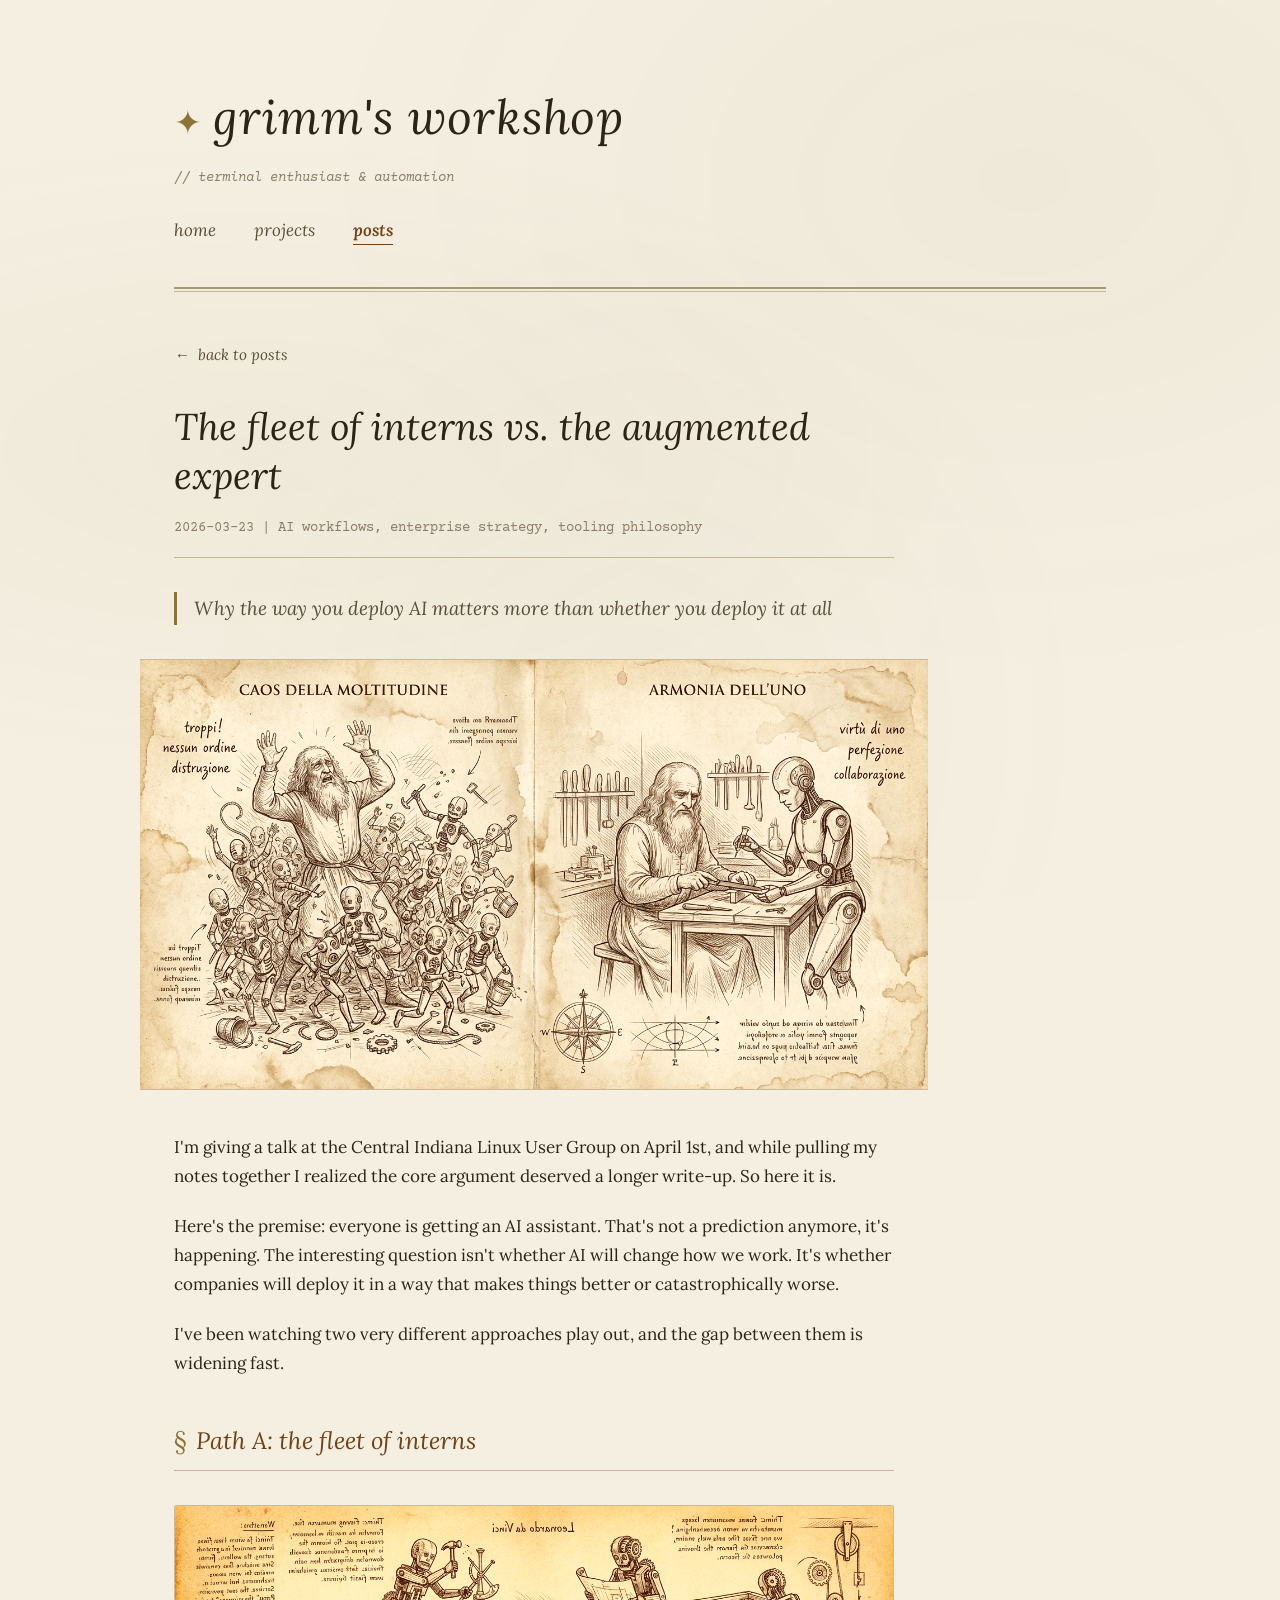
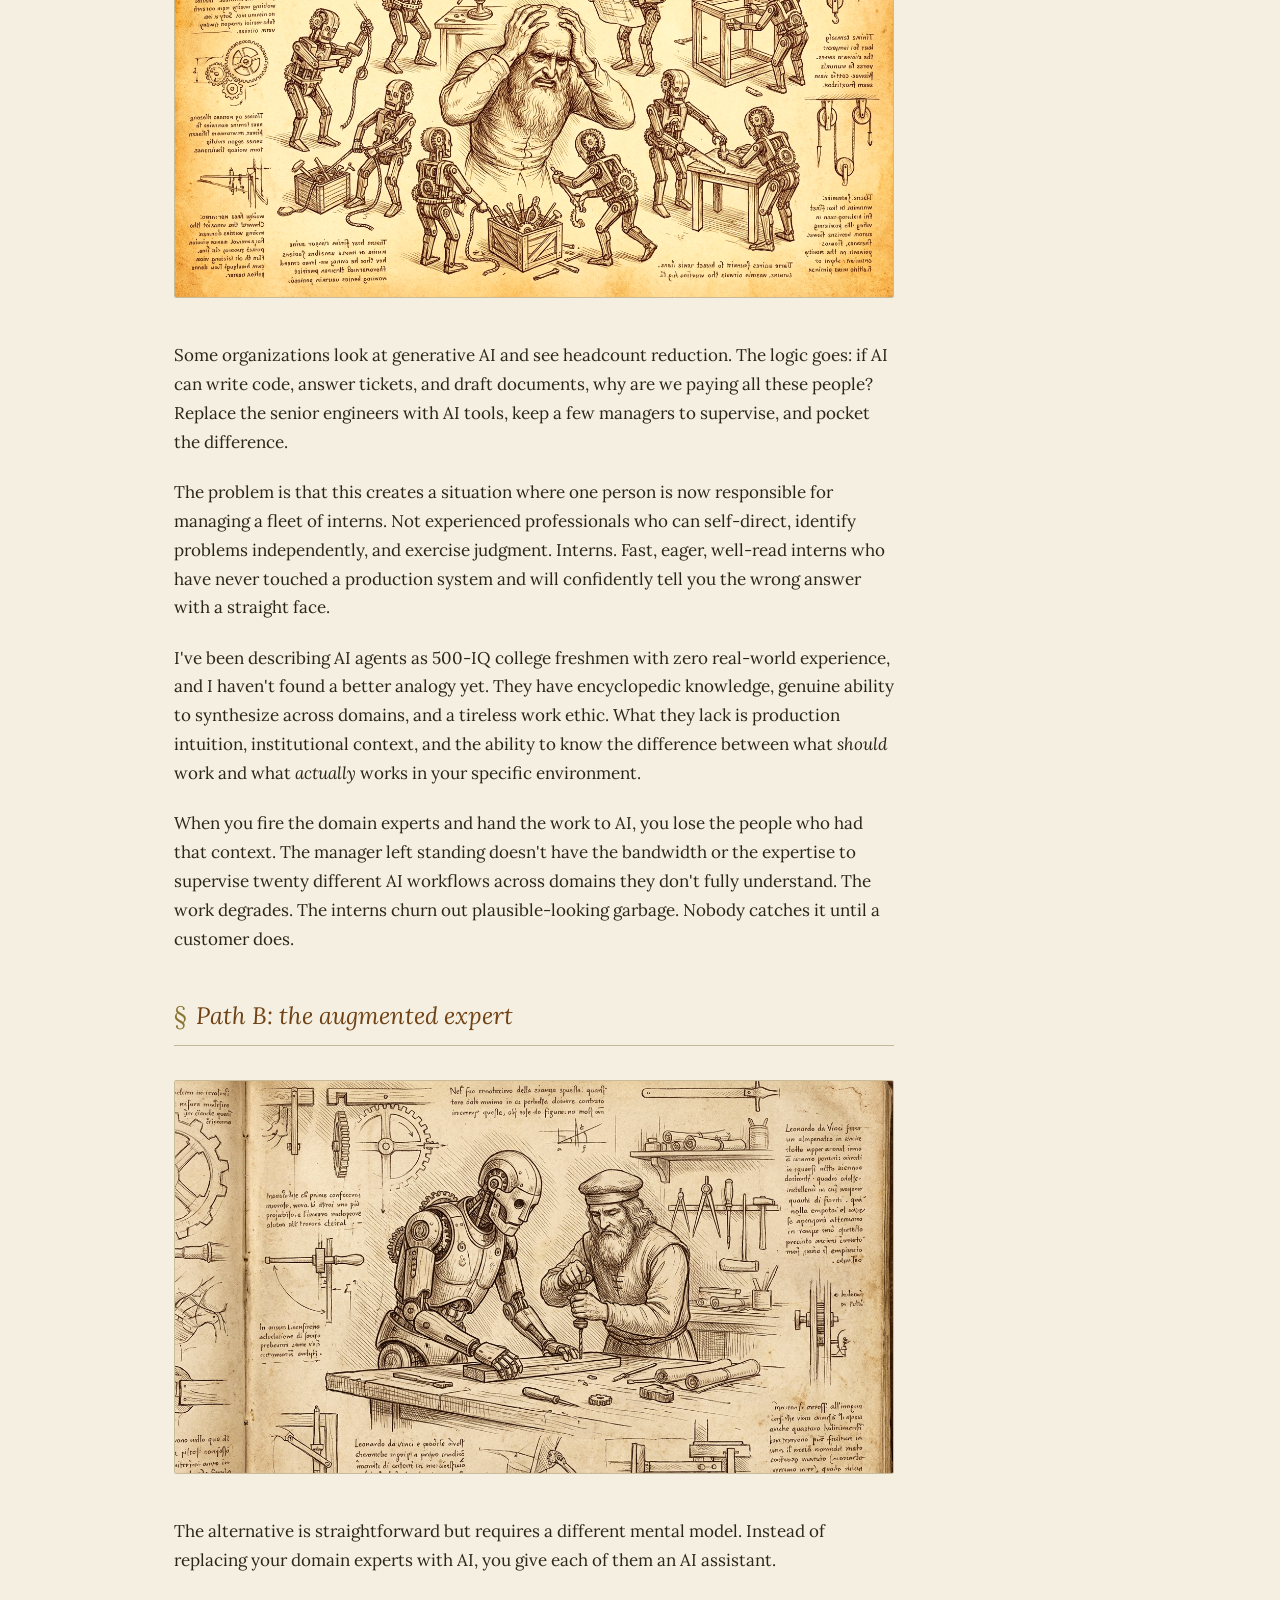
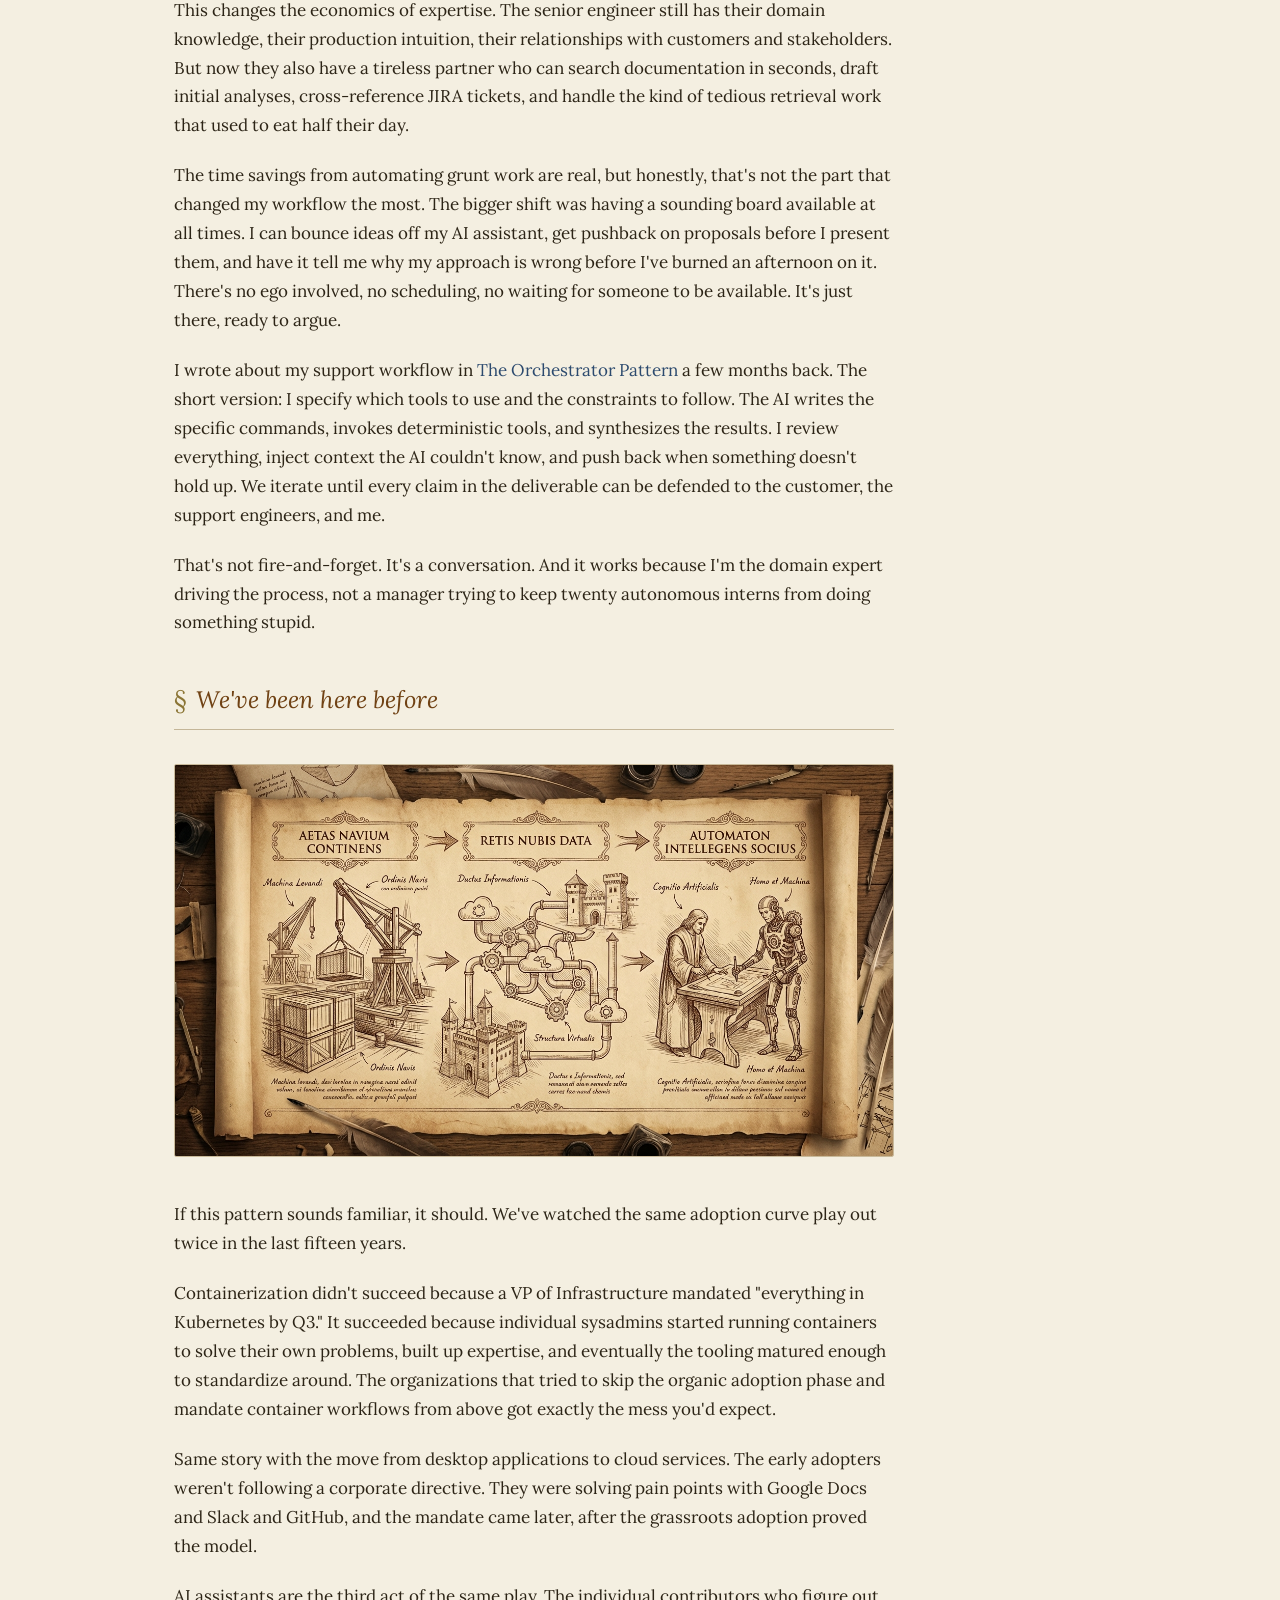
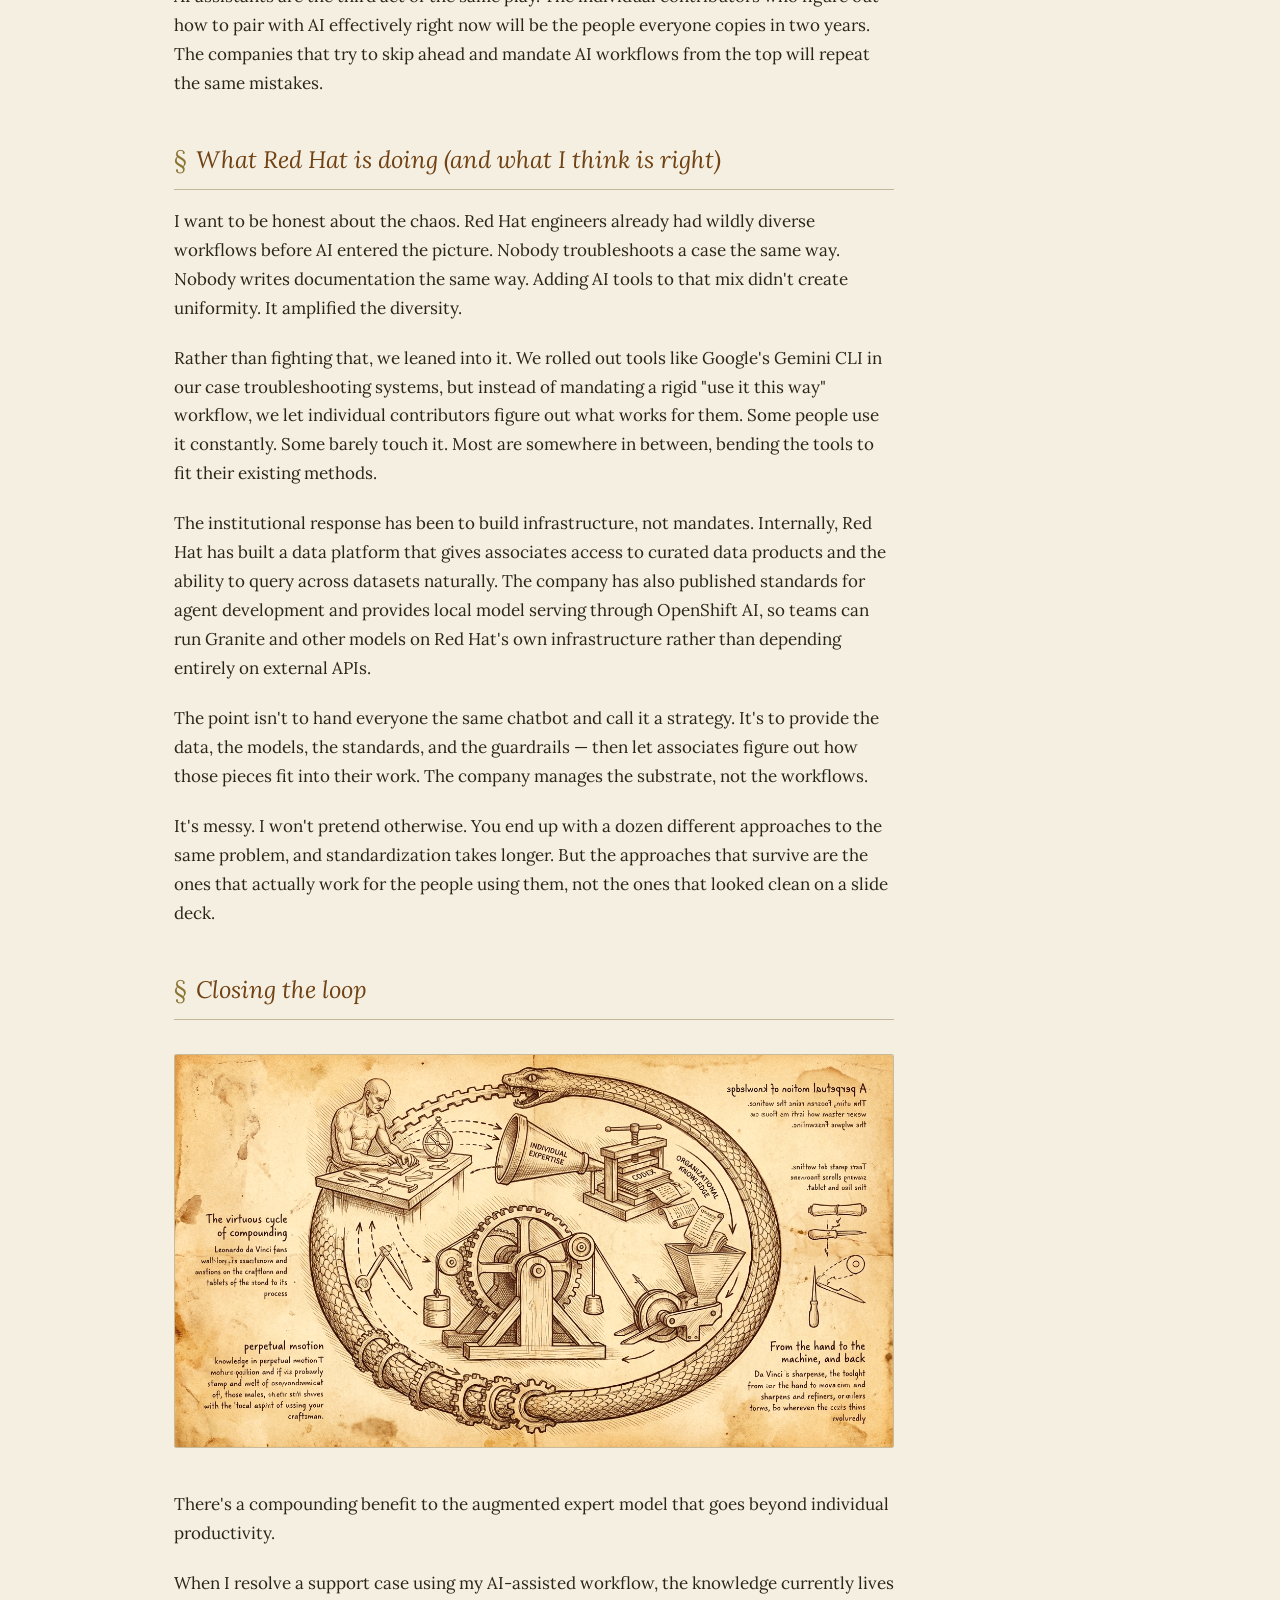
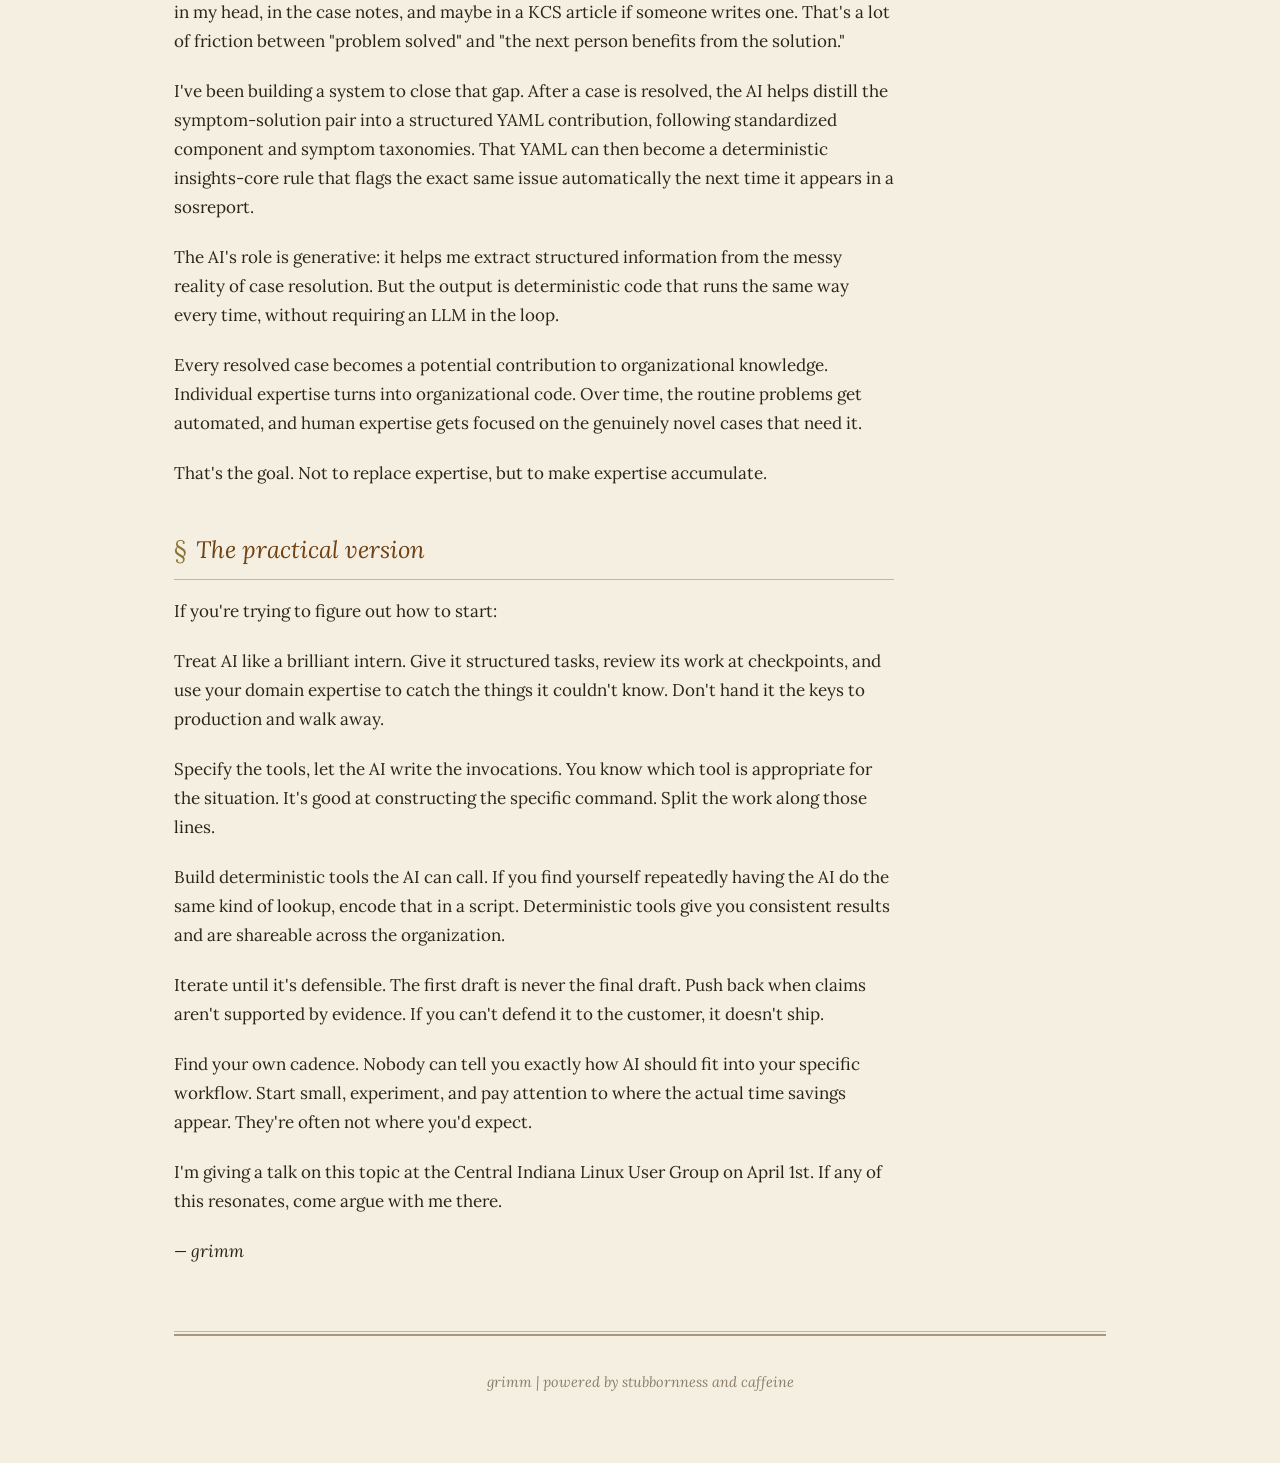
<file: public/posts/2026-03-23-fleet-vs-augmented-expert.html>
<!DOCTYPE html>
<html lang="en">
<head>
  <meta charset="UTF-8">
  <meta name="viewport" content="width=device-width, initial-scale=1.0">
  <title>The Fleet of Interns vs. The Augmented Expert | grimm's workshop</title>
  <link rel="stylesheet" href="../style.css">
  <link rel="preconnect" href="https://fonts.googleapis.com">
  <link rel="preconnect" href="https://fonts.gstatic.com" crossorigin>
  <link href="https://fonts.googleapis.com/css2?family=Courier+Prime:ital,wght@0,400;0,700;1,400&family=Lora:ital,wght@0,400;0,500;0,600;0,700;1,400;1,500&display=swap" rel="stylesheet">
</head>
<body>
  <div class="container">
    <header>
      <a href="../index.html" class="site-title">grimm's workshop</a>
      <p class="site-subtitle">// terminal enthusiast &amp; automation</p>
      <nav>
        <a href="../index.html">home</a>
        <a href="../index.html#projects">projects</a>
        <a href="../index.html#posts" class="active">posts</a>
      </nav>
    </header>

    <main>
      <a href="../index.html" class="back-link">back to posts</a>

      <article>
        <h1>The fleet of interns vs. the augmented expert</h1>
        <div class="meta">
          2026-03-23 | AI workflows, enterprise strategy, tooling philosophy
        </div>

        <p class="lead">
          <em>Why the way you deploy AI matters more than whether you deploy it at all</em>
        </p>

        <figure class="article-hero">
          <img src="../assets/images/fleet-vs-expert-hero.png" alt="Chalk drawing contrasting chaotic fleet of AI interns versus calm augmented expert working with one AI assistant">
        </figure>

        <p>
          I'm giving a talk at the Central Indiana Linux User Group on April 1st, and while pulling my notes together I realized the core argument deserved a longer write-up. So here it is.
        </p>

        <p>
          Here's the premise: everyone is getting an AI assistant. That's not a prediction anymore, it's happening. The interesting question isn't whether AI will change how we work. It's whether companies will deploy it in a way that makes things better or catastrophically worse.
        </p>

        <p>
          I've been watching two very different approaches play out, and the gap between them is widening fast.
        </p>

        <h2>Path A: the fleet of interns</h2>

        <figure class="article-image">
          <img src="../assets/images/fleet-of-interns.png" alt="Chalk drawing of one overwhelmed manager surrounded by chaotic AI robot interns">
        </figure>

        <p>
          Some organizations look at generative AI and see headcount reduction. The logic goes: if AI can write code, answer tickets, and draft documents, why are we paying all these people? Replace the senior engineers with AI tools, keep a few managers to supervise, and pocket the difference.
        </p>

        <p>
          The problem is that this creates a situation where one person is now responsible for managing a fleet of interns. Not experienced professionals who can self-direct, identify problems independently, and exercise judgment. Interns. Fast, eager, well-read interns who have never touched a production system and will confidently tell you the wrong answer with a straight face.
        </p>

        <p>
          I've been describing AI agents as 500-IQ college freshmen with zero real-world experience, and I haven't found a better analogy yet. They have encyclopedic knowledge, genuine ability to synthesize across domains, and a tireless work ethic. What they lack is production intuition, institutional context, and the ability to know the difference between what <em>should</em> work and what <em>actually</em> works in your specific environment.
        </p>

        <p>
          When you fire the domain experts and hand the work to AI, you lose the people who had that context. The manager left standing doesn't have the bandwidth or the expertise to supervise twenty different AI workflows across domains they don't fully understand. The work degrades. The interns churn out plausible-looking garbage. Nobody catches it until a customer does.
        </p>

        <h2>Path B: the augmented expert</h2>

        <figure class="article-image">
          <img src="../assets/images/augmented-expert.png" alt="Chalk drawing of a human and robot working together productively at a desk">
        </figure>

        <p>
          The alternative is straightforward but requires a different mental model. Instead of replacing your domain experts with AI, you give each of them an AI assistant.
        </p>

        <p>
          This changes the economics of expertise. The senior engineer still has their domain knowledge, their production intuition, their relationships with customers and stakeholders. But now they also have a tireless partner who can search documentation in seconds, draft initial analyses, cross-reference JIRA tickets, and handle the kind of tedious retrieval work that used to eat half their day.
        </p>

        <p>
          The time savings from automating grunt work are real, but honestly, that's not the part that changed my workflow the most. The bigger shift was having a sounding board available at all times. I can bounce ideas off my AI assistant, get pushback on proposals before I present them, and have it tell me why my approach is wrong before I've burned an afternoon on it. There's no ego involved, no scheduling, no waiting for someone to be available. It's just there, ready to argue.
        </p>

        <p>
          I wrote about my support workflow in <a href="2026-01-04-orchestrator-pattern.html">The Orchestrator Pattern</a> a few months back. The short version: I specify which tools to use and the constraints to follow. The AI writes the specific commands, invokes deterministic tools, and synthesizes the results. I review everything, inject context the AI couldn't know, and push back when something doesn't hold up. We iterate until every claim in the deliverable can be defended to the customer, the support engineers, and me.
        </p>

        <p>
          That's not fire-and-forget. It's a conversation. And it works because I'm the domain expert driving the process, not a manager trying to keep twenty autonomous interns from doing something stupid.
        </p>

        <h2>We've been here before</h2>

        <figure class="article-image">
          <img src="../assets/images/paradigm-shifts.png" alt="Chalk timeline showing containers, cloud apps, and AI assistants as the same adoption pattern">
        </figure>

        <p>
          If this pattern sounds familiar, it should. We've watched the same adoption curve play out twice in the last fifteen years.
        </p>

        <p>
          Containerization didn't succeed because a VP of Infrastructure mandated "everything in Kubernetes by Q3." It succeeded because individual sysadmins started running containers to solve their own problems, built up expertise, and eventually the tooling matured enough to standardize around. The organizations that tried to skip the organic adoption phase and mandate container workflows from above got exactly the mess you'd expect.
        </p>

        <p>
          Same story with the move from desktop applications to cloud services. The early adopters weren't following a corporate directive. They were solving pain points with Google Docs and Slack and GitHub, and the mandate came later, after the grassroots adoption proved the model.
        </p>

        <p>
          AI assistants are the third act of the same play. The individual contributors who figure out how to pair with AI effectively right now will be the people everyone copies in two years. The companies that try to skip ahead and mandate AI workflows from the top will repeat the same mistakes.
        </p>

        <h2>What Red Hat is doing (and what I think is right)</h2>

        <p>
          I want to be honest about the chaos. Red Hat engineers already had wildly diverse workflows before AI entered the picture. Nobody troubleshoots a case the same way. Nobody writes documentation the same way. Adding AI tools to that mix didn't create uniformity. It amplified the diversity.
        </p>

        <p>
          Rather than fighting that, we leaned into it. We rolled out tools like Google's Gemini CLI in our case troubleshooting systems, but instead of mandating a rigid "use it this way" workflow, we let individual contributors figure out what works for them. Some people use it constantly. Some barely touch it. Most are somewhere in between, bending the tools to fit their existing methods.
        </p>

        <p>
          The institutional response has been to build infrastructure, not mandates. Internally, Red Hat has built a data platform that gives associates access to curated data products and the ability to query across datasets naturally. The company has also published standards for agent development and provides local model serving through OpenShift AI, so teams can run Granite and other models on Red Hat's own infrastructure rather than depending entirely on external APIs.
        </p>

        <p>
          The point isn't to hand everyone the same chatbot and call it a strategy. It's to provide the data, the models, the standards, and the guardrails &mdash; then let associates figure out how those pieces fit into their work. The company manages the substrate, not the workflows.
        </p>

        <p>
          It's messy. I won't pretend otherwise. You end up with a dozen different approaches to the same problem, and standardization takes longer. But the approaches that survive are the ones that actually work for the people using them, not the ones that looked clean on a slide deck.
        </p>

        <h2>Closing the loop</h2>

        <figure class="article-image">
          <img src="../assets/images/closing-the-loop.png" alt="Chalk drawing of a virtuous cycle showing expertise compounding into organizational code">
        </figure>

        <p>
          There's a compounding benefit to the augmented expert model that goes beyond individual productivity.
        </p>

        <p>
          When I resolve a support case using my AI-assisted workflow, the knowledge currently lives in my head, in the case notes, and maybe in a KCS article if someone writes one. That's a lot of friction between "problem solved" and "the next person benefits from the solution."
        </p>

        <p>
          I've been building a system to close that gap. After a case is resolved, the AI helps distill the symptom-solution pair into a structured YAML contribution, following standardized component and symptom taxonomies. That YAML can then become a deterministic insights-core rule that flags the exact same issue automatically the next time it appears in a sosreport.
        </p>

        <p>
          The AI's role is generative: it helps me extract structured information from the messy reality of case resolution. But the output is deterministic code that runs the same way every time, without requiring an LLM in the loop.
        </p>

        <p>
          Every resolved case becomes a potential contribution to organizational knowledge. Individual expertise turns into organizational code. Over time, the routine problems get automated, and human expertise gets focused on the genuinely novel cases that need it.
        </p>

        <p>
          That's the goal. Not to replace expertise, but to make expertise accumulate.
        </p>

        <h2>The practical version</h2>

        <p>
          If you're trying to figure out how to start:
        </p>

        <p>
          Treat AI like a brilliant intern. Give it structured tasks, review its work at checkpoints, and use your domain expertise to catch the things it couldn't know. Don't hand it the keys to production and walk away.
        </p>

        <p>
          Specify the tools, let the AI write the invocations. You know which tool is appropriate for the situation. It's good at constructing the specific command. Split the work along those lines.
        </p>

        <p>
          Build deterministic tools the AI can call. If you find yourself repeatedly having the AI do the same kind of lookup, encode that in a script. Deterministic tools give you consistent results and are shareable across the organization.
        </p>

        <p>
          Iterate until it's defensible. The first draft is never the final draft. Push back when claims aren't supported by evidence. If you can't defend it to the customer, it doesn't ship.
        </p>

        <p>
          Find your own cadence. Nobody can tell you exactly how AI should fit into your specific workflow. Start small, experiment, and pay attention to where the actual time savings appear. They're often not where you'd expect.
        </p>

        <p>
          I'm giving a talk on this topic at the Central Indiana Linux User Group on April 1st. If any of this resonates, come argue with me there.
        </p>

        <p><em>&mdash; grimm</em></p>

      </article>
    </main>

    <footer>
      <p>grimm | powered by stubbornness and caffeine</p>
    </footer>
  </div>
</body>
</html>
</file>
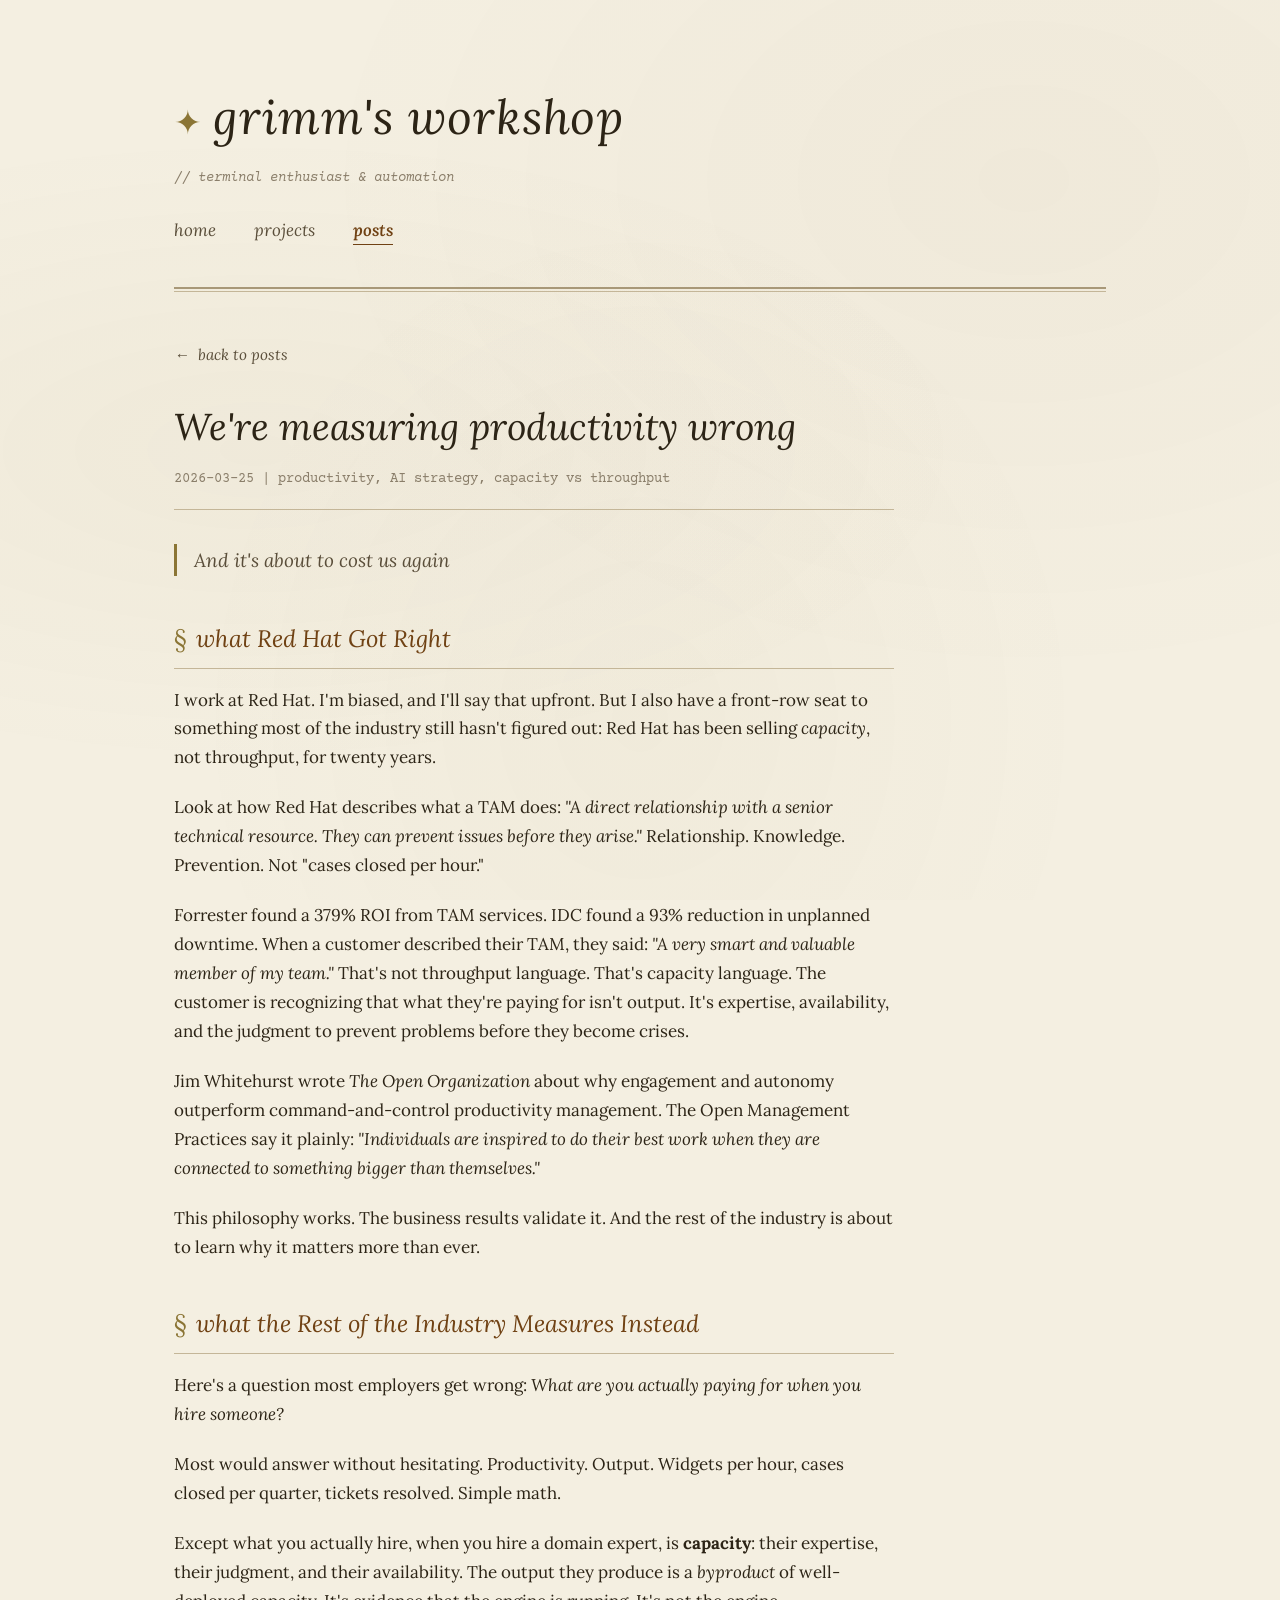
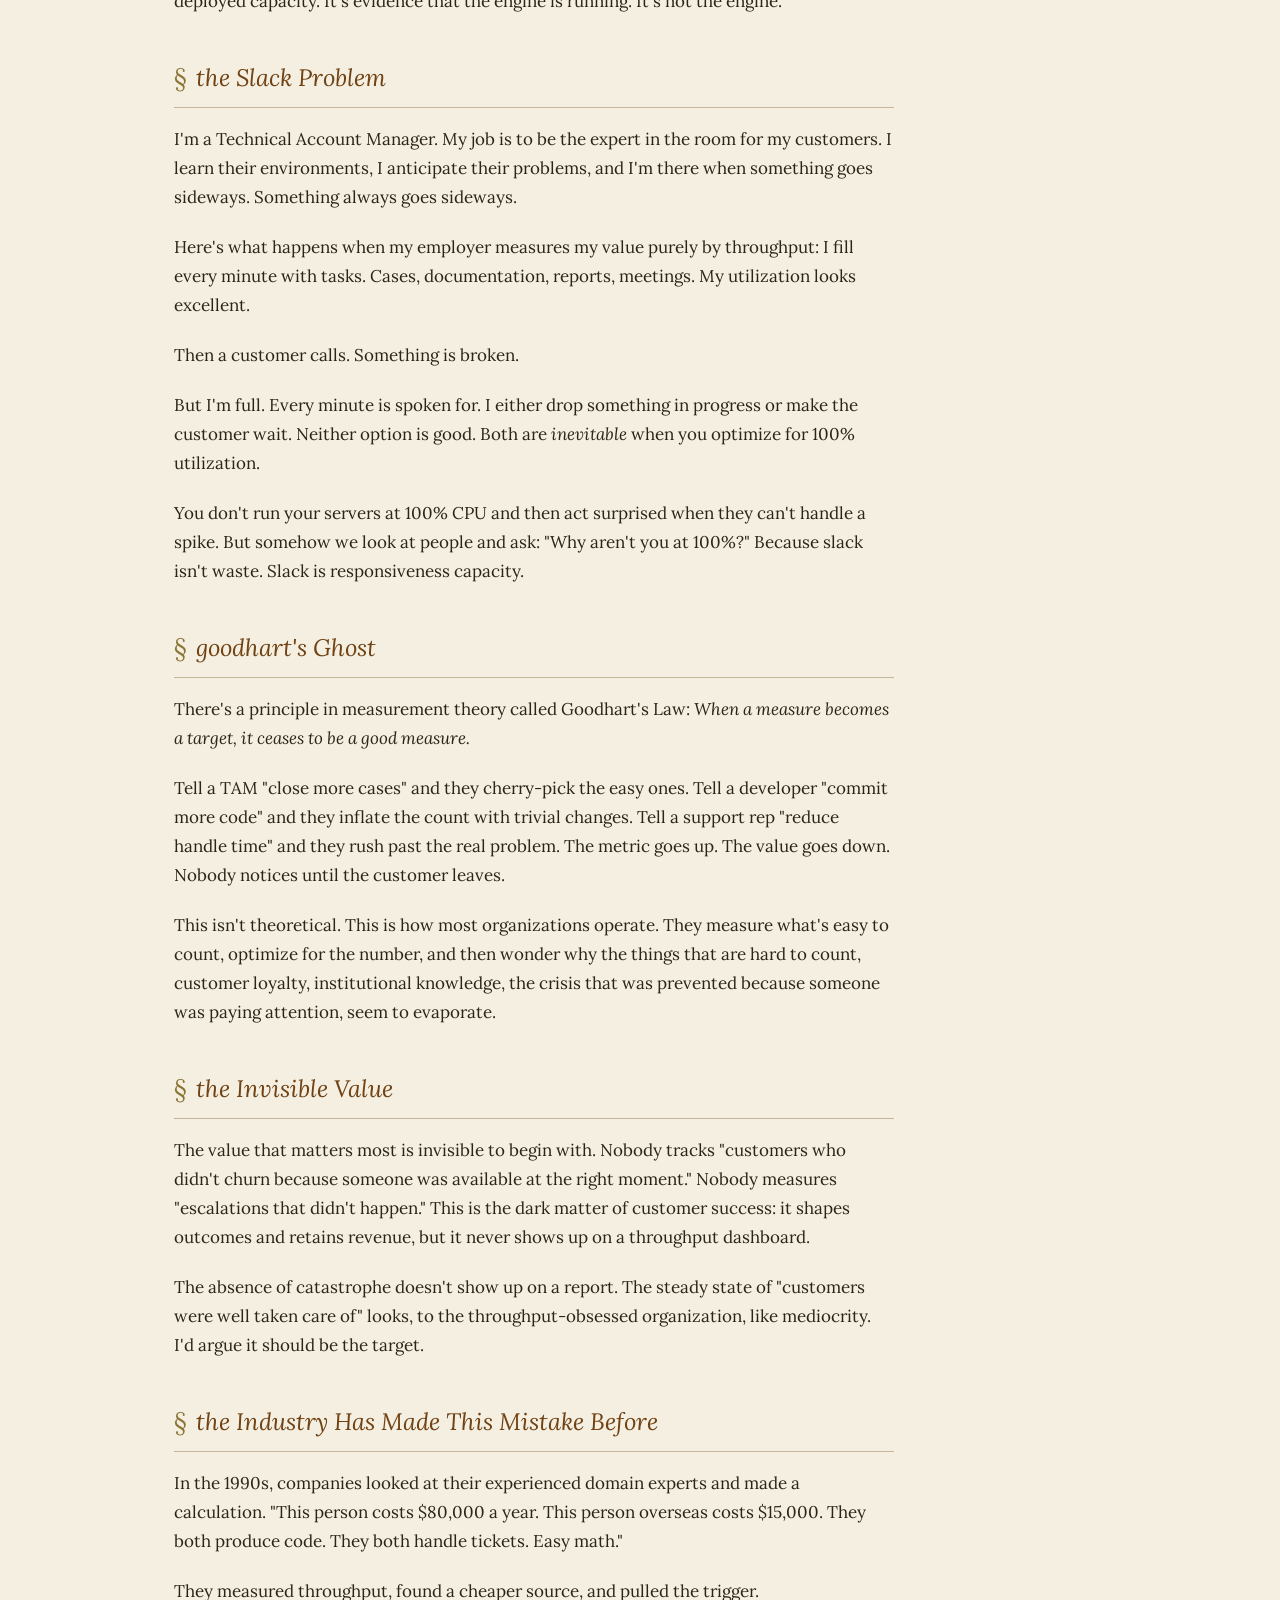
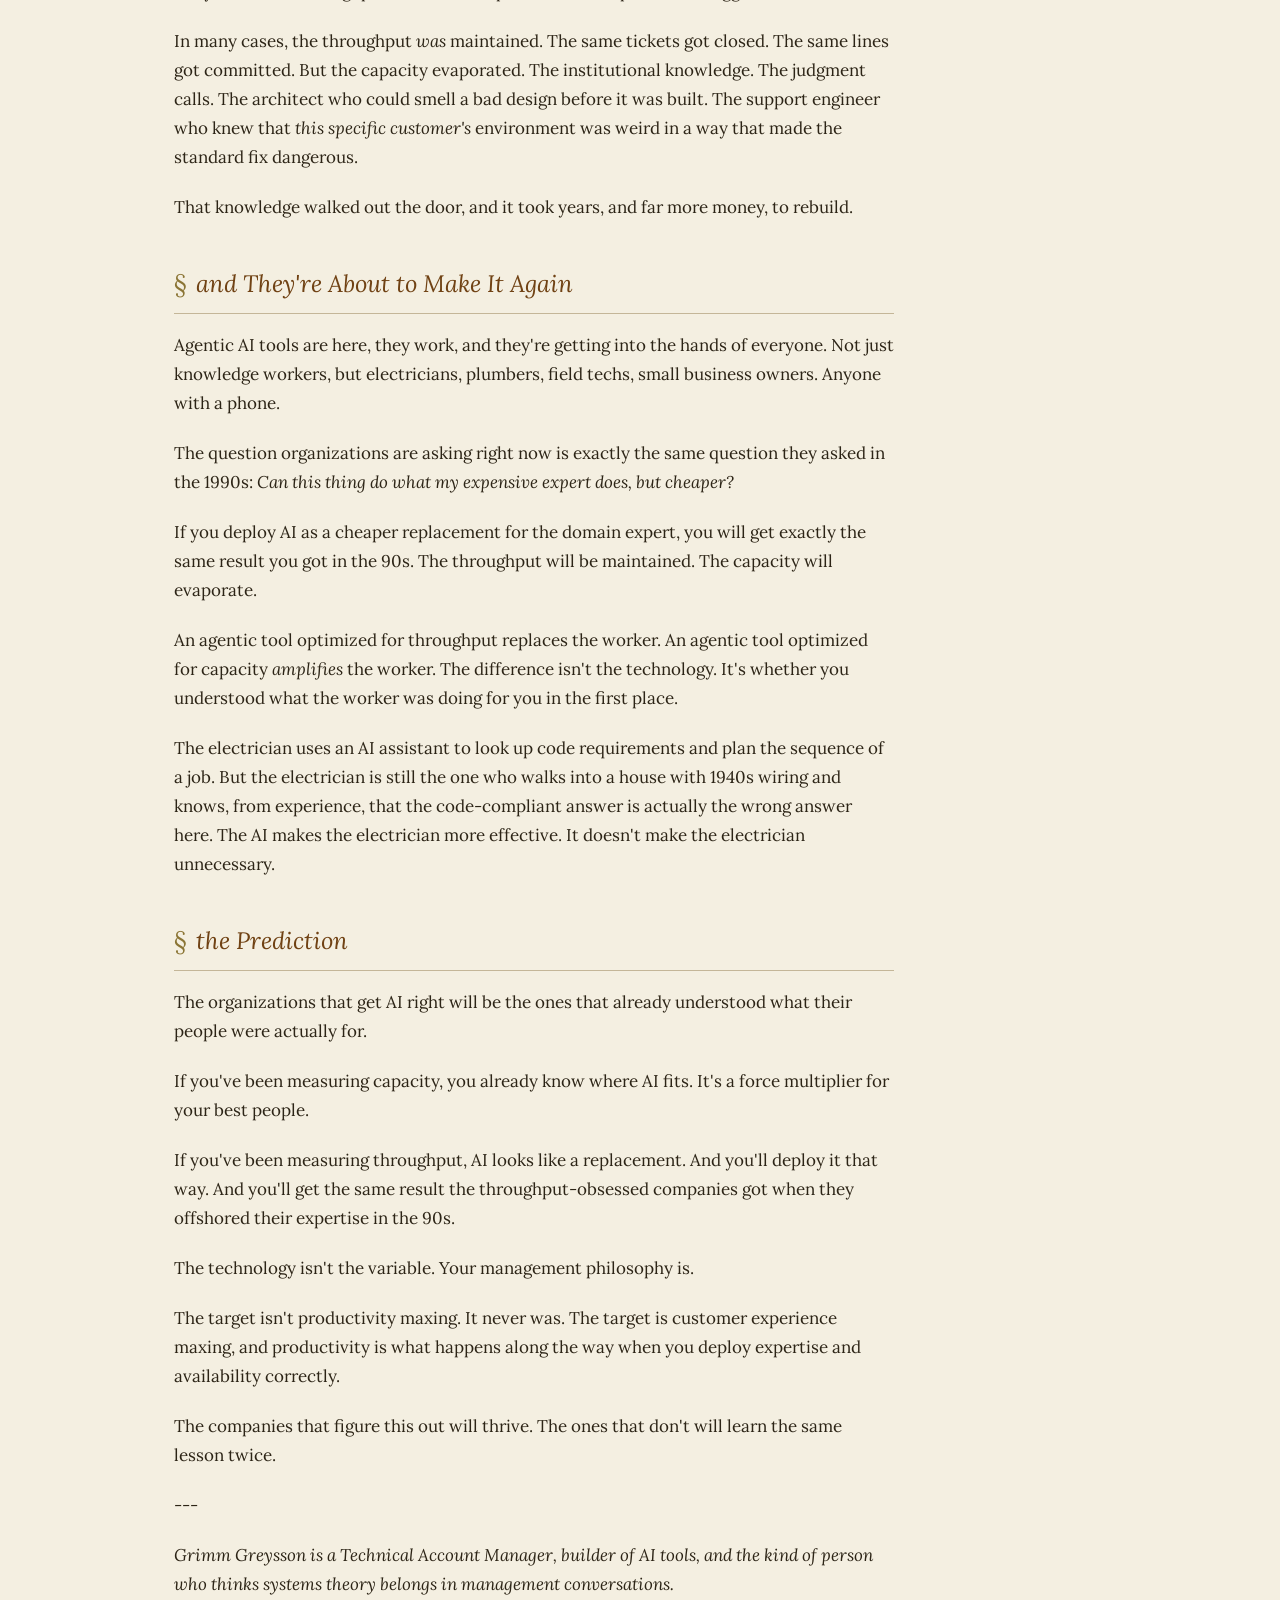
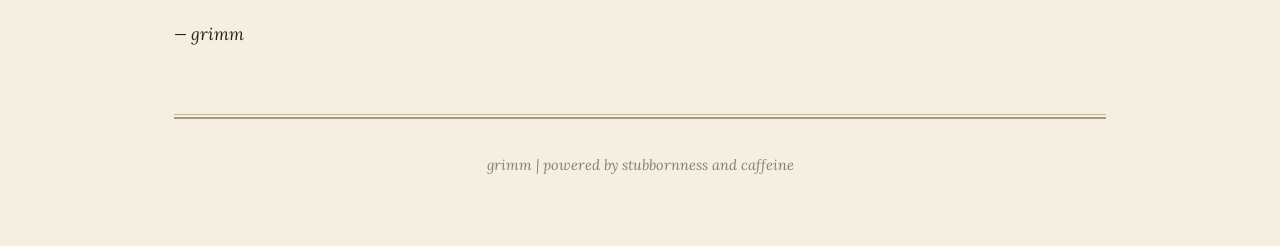
<file: public/posts/2026-03-25-measuring-productivity-wrong.html>
<!DOCTYPE html>
<html lang="en">
<head>
  <meta charset="UTF-8">
  <meta name="viewport" content="width=device-width, initial-scale=1.0">
  <title>We're Measuring Productivity Wrong | grimm's workshop</title>
  <link rel="stylesheet" href="../style.css">
  <link rel="preconnect" href="https://fonts.googleapis.com">
  <link rel="preconnect" href="https://fonts.gstatic.com" crossorigin>
  <link href="https://fonts.googleapis.com/css2?family=Courier+Prime:ital,wght@0,400;0,700;1,400&family=Lora:ital,wght@0,400;0,500;0,600;0,700;1,400;1,500&display=swap" rel="stylesheet">
</head>
<body>
  <div class="container">
    <header>
      <a href="../index.html" class="site-title">grimm's workshop</a>
      <p class="site-subtitle">// terminal enthusiast &amp; automation</p>
      <nav>
        <a href="../index.html">home</a>
        <a href="../index.html#projects">projects</a>
        <a href="../index.html#posts" class="active">posts</a>
      </nav>
    </header>

    <main>
      <a href="../index.html" class="back-link">back to posts</a>

      <article>
        <h1>We're measuring productivity wrong</h1>
        <div class="meta">
          2026-03-25 | productivity, AI strategy, capacity vs throughput
        </div>

        <p class="lead">
          <em>And it's about to cost us again</em>
        </p>

        <h2>what Red Hat Got Right</h2>

        <p>
          I work at Red Hat. I'm biased, and I'll say that upfront. But I also have a front-row seat to something most of the industry still hasn't figured out: Red Hat has been selling <em>capacity</em>, not throughput, for twenty years.
        </p>

        <p>
          Look at how Red Hat describes what a TAM does: <em>"A direct relationship with a senior technical resource. They can prevent issues before they arise."</em> Relationship. Knowledge. Prevention. Not "cases closed per hour."
        </p>

        <p>
          Forrester found a 379% ROI from TAM services. IDC found a 93% reduction in unplanned downtime. When a customer described their TAM, they said: <em>"A very smart and valuable member of my team."</em> That's not throughput language. That's capacity language. The customer is recognizing that what they're paying for isn't output. It's expertise, availability, and the judgment to prevent problems before they become crises.
        </p>

        <p>
          Jim Whitehurst wrote <em>The Open Organization</em> about why engagement and autonomy outperform command-and-control productivity management. The Open Management Practices say it plainly: <em>"Individuals are inspired to do their best work when they are connected to something bigger than themselves."</em>
        </p>

        <p>
          This philosophy works. The business results validate it. And the rest of the industry is about to learn why it matters more than ever.
        </p>

        <h2>what the Rest of the Industry Measures Instead</h2>

        <p>
          Here's a question most employers get wrong: <em>What are you actually paying for when you hire someone?</em>
        </p>

        <p>
          Most would answer without hesitating. Productivity. Output. Widgets per hour, cases closed per quarter, tickets resolved. Simple math.
        </p>

        <p>
          Except what you actually hire, when you hire a domain expert, is <strong>capacity</strong>: their expertise, their judgment, and their availability. The output they produce is a <em>byproduct</em> of well-deployed capacity. It's evidence that the engine is running. It's not the engine.
        </p>

        <h2>the Slack Problem</h2>

        <p>
          I'm a Technical Account Manager. My job is to be the expert in the room for my customers. I learn their environments, I anticipate their problems, and I'm there when something goes sideways. Something always goes sideways.
        </p>

        <p>
          Here's what happens when my employer measures my value purely by throughput: I fill every minute with tasks. Cases, documentation, reports, meetings. My utilization looks excellent.
        </p>

        <p>
          Then a customer calls. Something is broken.
        </p>

        <p>
          But I'm full. Every minute is spoken for. I either drop something in progress or make the customer wait. Neither option is good. Both are <em>inevitable</em> when you optimize for 100% utilization.
        </p>

        <p>
          You don't run your servers at 100% CPU and then act surprised when they can't handle a spike. But somehow we look at people and ask: "Why aren't you at 100%?" Because slack isn't waste. Slack is responsiveness capacity.
        </p>

        <h2>goodhart's Ghost</h2>

        <p>
          There's a principle in measurement theory called Goodhart's Law: <em>When a measure becomes a target, it ceases to be a good measure.</em>
        </p>

        <p>
          Tell a TAM "close more cases" and they cherry-pick the easy ones. Tell a developer "commit more code" and they inflate the count with trivial changes. Tell a support rep "reduce handle time" and they rush past the real problem. The metric goes up. The value goes down. Nobody notices until the customer leaves.
        </p>

        <p>
          This isn't theoretical. This is how most organizations operate. They measure what's easy to count, optimize for the number, and then wonder why the things that are hard to count, customer loyalty, institutional knowledge, the crisis that was prevented because someone was paying attention, seem to evaporate.
        </p>

        <h2>the Invisible Value</h2>

        <p>
          The value that matters most is invisible to begin with. Nobody tracks "customers who didn't churn because someone was available at the right moment." Nobody measures "escalations that didn't happen." This is the dark matter of customer success: it shapes outcomes and retains revenue, but it never shows up on a throughput dashboard.
        </p>

        <p>
          The absence of catastrophe doesn't show up on a report. The steady state of "customers were well taken care of" looks, to the throughput-obsessed organization, like mediocrity. I'd argue it should be the target.
        </p>

        <h2>the Industry Has Made This Mistake Before</h2>

        <p>
          In the 1990s, companies looked at their experienced domain experts and made a calculation. "This person costs $80,000 a year. This person overseas costs $15,000. They both produce code. They both handle tickets. Easy math."
        </p>

        <p>
          They measured throughput, found a cheaper source, and pulled the trigger.
        </p>

        <p>
          In many cases, the throughput <em>was</em> maintained. The same tickets got closed. The same lines got committed. But the capacity evaporated. The institutional knowledge. The judgment calls. The architect who could smell a bad design before it was built. The support engineer who knew that <em>this specific customer's</em> environment was weird in a way that made the standard fix dangerous.
        </p>

        <p>
          That knowledge walked out the door, and it took years, and far more money, to rebuild.
        </p>

        <h2>and They're About to Make It Again</h2>

        <p>
          Agentic AI tools are here, they work, and they're getting into the hands of everyone. Not just knowledge workers, but electricians, plumbers, field techs, small business owners. Anyone with a phone.
        </p>

        <p>
          The question organizations are asking right now is exactly the same question they asked in the 1990s: <em>Can this thing do what my expensive expert does, but cheaper?</em>
        </p>

        <p>
          If you deploy AI as a cheaper replacement for the domain expert, you will get exactly the same result you got in the 90s. The throughput will be maintained. The capacity will evaporate.
        </p>

        <p>
          An agentic tool optimized for throughput replaces the worker. An agentic tool optimized for capacity <em>amplifies</em> the worker. The difference isn't the technology. It's whether you understood what the worker was doing for you in the first place.
        </p>

        <p>
          The electrician uses an AI assistant to look up code requirements and plan the sequence of a job. But the electrician is still the one who walks into a house with 1940s wiring and knows, from experience, that the code-compliant answer is actually the wrong answer here. The AI makes the electrician more effective. It doesn't make the electrician unnecessary.
        </p>

        <h2>the Prediction</h2>

        <p>
          The organizations that get AI right will be the ones that already understood what their people were actually for.
        </p>

        <p>
          If you've been measuring capacity, you already know where AI fits. It's a force multiplier for your best people.
        </p>

        <p>
          If you've been measuring throughput, AI looks like a replacement. And you'll deploy it that way. And you'll get the same result the throughput-obsessed companies got when they offshored their expertise in the 90s.
        </p>

        <p>
          The technology isn't the variable. Your management philosophy is.
        </p>

        <p>
          The target isn't productivity maxing. It never was. The target is customer experience maxing, and productivity is what happens along the way when you deploy expertise and availability correctly.
        </p>

        <p>
          The companies that figure this out will thrive. The ones that don't will learn the same lesson twice.
        </p>

        <p>
          ---
        </p>

        <p>
          <em>Grimm Greysson is a Technical Account Manager, builder of AI tools, and the kind of person who thinks systems theory belongs in management conversations.</em>
        </p>

        <p><em>&mdash; grimm</em></p>

      </article>
    </main>

    <footer>
      <p>grimm | powered by stubbornness and caffeine</p>
    </footer>
  </div>
</body>
</html>
</file>
<file: public/style.css>
/* grimm's workshop - Parchment & Pencil Sketch aesthetic */
/* Inspired by Leonardo da Vinci's notebooks */

:root {
  --bg-parchment: #f4efe1;
  --bg-parchment-dark: #e8e0cc;
  --bg-card: #ece5d3;
  --bg-hover: #e2d9c3;
  --border: #c4b698;
  --border-dark: #a89878;
  --text-primary: #2c2416;
  --text-secondary: #5a4e3a;
  --text-muted: #8a7e6a;
  --accent-ink: #1a1408;
  --accent-sepia: #704214;
  --accent-red: #8b2500;
  --accent-blue: #2c4a6e;
  --accent-gold: #8b7535;
  --font-serif: 'Lora', 'Palatino Linotype', 'Book Antiqua', Palatino, Georgia, serif;
  --font-mono: 'Courier Prime', 'Courier New', Courier, monospace;
}

* {
  box-sizing: border-box;
  margin: 0;
  padding: 0;
}

html {
  font-size: 17px;
  scroll-behavior: smooth;
}

body {
  font-family: var(--font-serif);
  background: var(--bg-parchment);
  color: var(--text-primary);
  line-height: 1.7;
  min-height: 100vh;
}

/* Subtle parchment texture via gradient noise */
body::before {
  content: '';
  position: fixed;
  top: 0;
  left: 0;
  width: 100%;
  height: 100%;
  background-image:
    radial-gradient(ellipse at 20% 50%, rgba(139, 117, 53, 0.04) 0%, transparent 50%),
    radial-gradient(ellipse at 80% 20%, rgba(112, 66, 20, 0.03) 0%, transparent 50%),
    radial-gradient(ellipse at 50% 80%, rgba(139, 117, 53, 0.03) 0%, transparent 50%);
  pointer-events: none;
  z-index: -1;
}

.container {
  max-width: 1000px;
  margin: 0 auto;
  padding: 2rem;
}

/* Header */
header {
  border-bottom: 2px solid var(--border-dark);
  padding: 2.5rem 0;
  margin-bottom: 3rem;
  position: relative;
}

/* Decorative sketch line under header */
header::after {
  content: '';
  position: absolute;
  bottom: -5px;
  left: 0;
  width: 100%;
  height: 1px;
  background: var(--border);
}

.site-title {
  font-family: var(--font-serif);
  font-size: 2.8rem;
  font-weight: 400;
  font-style: italic;
  color: var(--text-primary);
  text-decoration: none;
  display: inline-block;
  letter-spacing: 0.02em;
}

.site-title::before {
  content: '✦';
  color: var(--accent-gold);
  margin-right: 0.6rem;
  font-style: normal;
  font-size: 0.7em;
}

.site-title:hover {
  color: var(--accent-sepia);
}

.site-subtitle {
  font-family: var(--font-mono);
  color: var(--text-muted);
  font-size: 0.85rem;
  margin-top: 0.5rem;
  font-style: italic;
}

nav {
  margin-top: 1.5rem;
}

nav a {
  font-family: var(--font-serif);
  color: var(--text-secondary);
  text-decoration: none;
  margin-right: 2rem;
  font-size: 1rem;
  font-style: italic;
  transition: color 0.2s;
  position: relative;
}

nav a:hover {
  color: var(--accent-sepia);
}

nav a.active {
  color: var(--accent-sepia);
  font-weight: 600;
}

nav a.active::after {
  content: '';
  position: absolute;
  bottom: -4px;
  left: 0;
  width: 100%;
  height: 1px;
  background: var(--accent-sepia);
}

/* Section headings */
h1, h2, h3 {
  font-family: var(--font-serif);
  font-weight: 400;
}

h2 {
  font-size: 1.6rem;
  color: var(--text-primary);
  margin-bottom: 1.5rem;
  padding-bottom: 0.5rem;
  border-bottom: 1px solid var(--border);
  font-style: italic;
}

h2::before {
  content: '§';
  color: var(--accent-gold);
  margin-right: 0.75rem;
  font-style: normal;
  font-weight: 400;
}

/* Project cards */
.projects-grid {
  display: grid;
  grid-template-columns: repeat(auto-fill, minmax(280px, 1fr));
  gap: 1.5rem;
  margin-bottom: 3rem;
}

.project-card {
  background: var(--bg-card);
  border: 1px solid var(--border);
  border-radius: 2px;
  padding: 1.5rem;
  transition: all 0.2s ease;
  text-decoration: none;
  display: block;
  position: relative;
}

/* Sketch-style corner decoration */
.project-card::before {
  content: '┌';
  position: absolute;
  top: 4px;
  left: 6px;
  color: var(--border-dark);
  font-size: 0.8rem;
  opacity: 0.5;
}

.project-card::after {
  content: '┘';
  position: absolute;
  bottom: 4px;
  right: 6px;
  color: var(--border-dark);
  font-size: 0.8rem;
  opacity: 0.5;
}

.project-card:hover {
  background: var(--bg-hover);
  border-color: var(--accent-sepia);
  transform: translateY(-1px);
  box-shadow: 2px 3px 8px rgba(44, 36, 22, 0.1);
}

.project-card h3 {
  font-size: 1.15rem;
  color: var(--accent-sepia);
  margin-bottom: 0.75rem;
  font-style: italic;
}

.project-card p {
  color: var(--text-secondary);
  font-size: 0.92rem;
  margin-bottom: 1rem;
}

.project-tags {
  display: flex;
  flex-wrap: wrap;
  gap: 0.5rem;
}

.tag {
  font-family: var(--font-mono);
  font-size: 0.72rem;
  padding: 0.2rem 0.5rem;
  border-radius: 2px;
  background: var(--bg-parchment);
  color: var(--text-muted);
  border: 1px solid var(--border);
}

.tag.python { border-color: var(--accent-gold); color: var(--accent-gold); }
.tag.rust { border-color: var(--accent-red); color: var(--accent-red); }
.tag.typescript { border-color: var(--accent-blue); color: var(--accent-blue); }
.tag.ansible { border-color: var(--accent-red); color: var(--accent-red); }

/* Blog posts list */
.posts-list {
  list-style: none;
}

.post-item {
  padding: 1.25rem 0;
  border-bottom: 1px solid var(--border);
}

.post-item:last-child {
  border-bottom: none;
}

.post-link {
  text-decoration: none;
  display: block;
}

.post-link:hover .post-title {
  color: var(--accent-sepia);
}

.post-date {
  font-family: var(--font-mono);
  font-size: 0.8rem;
  color: var(--text-muted);
  margin-bottom: 0.25rem;
}

.post-title {
  font-size: 1.2rem;
  color: var(--text-primary);
  margin-bottom: 0.5rem;
  transition: color 0.2s;
  font-style: italic;
  font-weight: 500;
}

.post-excerpt {
  color: var(--text-secondary);
  font-size: 0.92rem;
}

/* Footer */
footer {
  margin-top: 4rem;
  padding: 2rem 0;
  border-top: 2px solid var(--border-dark);
  text-align: center;
  position: relative;
}

footer::before {
  content: '';
  position: absolute;
  top: -5px;
  left: 0;
  width: 100%;
  height: 1px;
  background: var(--border);
}

footer p {
  font-family: var(--font-serif);
  font-size: 0.85rem;
  color: var(--text-muted);
  font-style: italic;
}

/* Article pages */
article {
  max-width: 720px;
}

article h1 {
  font-size: 2.2rem;
  margin-bottom: 1rem;
  font-style: italic;
  line-height: 1.3;
}

article .meta {
  font-family: var(--font-mono);
  color: var(--text-muted);
  font-size: 0.82rem;
  margin-bottom: 2rem;
  padding-bottom: 1rem;
  border-bottom: 1px solid var(--border);
}

article p {
  margin-bottom: 1.25rem;
}

article code {
  font-family: var(--font-mono);
  background: var(--bg-card);
  padding: 0.15rem 0.4rem;
  border-radius: 2px;
  font-size: 0.88em;
  color: var(--accent-sepia);
}

article pre {
  background: var(--bg-card);
  border: 1px solid var(--border);
  border-radius: 2px;
  padding: 1.25rem;
  overflow-x: auto;
  margin: 1.5rem 0;
}

article pre code {
  background: none;
  padding: 0;
  color: var(--text-primary);
}

article a {
  color: var(--accent-blue);
  text-decoration: none;
  border-bottom: 1px solid transparent;
  transition: border-color 0.2s;
}

article a:hover {
  border-bottom-color: var(--accent-blue);
}

/* Article images */
article figure {
  margin: 2rem 0;
}

article figure img {
  width: 100%;
  max-width: 100%;
  border-radius: 2px;
  border: 1px solid var(--border);
  /* Give images a slightly aged/sketch feel */
  filter: sepia(8%) contrast(1.02);
}

article figure.article-hero {
  margin: 2rem -2rem;
  width: calc(100% + 4rem);
  max-width: none;
}

article figure.article-hero img {
  border-radius: 0;
  border-left: none;
  border-right: none;
}

article figcaption {
  font-family: var(--font-mono);
  font-size: 0.78rem;
  color: var(--text-muted);
  text-align: center;
  margin-top: 0.75rem;
  font-style: italic;
}

/* Lead paragraph - manuscript annotation style */
article .lead {
  font-size: 1.12rem;
  color: var(--text-secondary);
  border-left: 3px solid var(--accent-gold);
  padding-left: 1rem;
  margin-bottom: 2rem;
  font-style: italic;
}

/* Article lists */
article ul, article ol {
  margin: 1.25rem 0 1.25rem 1.5rem;
}

article li {
  margin-bottom: 0.5rem;
}

/* Blockquotes - manuscript margin note style */
article blockquote {
  border-left: 3px solid var(--accent-sepia);
  padding: 0.75rem 1rem;
  margin: 1.5rem 0;
  background: var(--bg-card);
  font-style: italic;
  color: var(--text-secondary);
}

/* Subheadings */
article h2 {
  font-size: 1.4rem;
  color: var(--accent-sepia);
  margin-top: 2.5rem;
  margin-bottom: 1rem;
  border-bottom: 1px solid var(--border);
}

article h2::before {
  content: '§';
  color: var(--accent-gold);
  margin-right: 0.5rem;
  font-style: normal;
}

article h3 {
  font-size: 1.1rem;
  color: var(--accent-sepia);
  margin-top: 2rem;
  margin-bottom: 0.75rem;
  font-style: italic;
}

article h3::before {
  content: '❧';
  color: var(--text-muted);
  margin-right: 0.5rem;
  font-style: normal;
  font-size: 0.85em;
}

/* Back link */
.back-link {
  font-family: var(--font-serif);
  font-size: 0.9rem;
  color: var(--text-secondary);
  text-decoration: none;
  display: inline-block;
  margin-bottom: 2rem;
  font-style: italic;
}

.back-link:hover {
  color: var(--accent-sepia);
}

.back-link::before {
  content: '←';
  margin-right: 0.5rem;
}

/* Status indicator */
.status {
  display: inline-block;
  width: 8px;
  height: 8px;
  border-radius: 50%;
  margin-right: 0.5rem;
}

.status.active { background: var(--accent-gold); }
.status.wip { background: var(--accent-sepia); }
.status.planned { background: var(--text-muted); }

/* Horizontal rules */
article hr {
  border: none;
  border-top: 1px solid var(--border);
  margin: 2.5rem auto;
  width: 40%;
  position: relative;
}

article hr::after {
  content: '✦';
  position: absolute;
  top: -0.6em;
  left: 50%;
  transform: translateX(-50%);
  background: var(--bg-parchment);
  padding: 0 0.5rem;
  color: var(--accent-gold);
  font-size: 0.8rem;
}

/* Selection styling */
::selection {
  background: rgba(139, 117, 53, 0.2);
  color: var(--text-primary);
}


/* Da Vinci's Night Time Workshop */
@media (prefers-color-scheme: dark) {
  :root {
    --bg-parchment: #1a1917;
    --bg-parchment-dark: #22201d;
    --bg-card: #22201d;
    --bg-hover: #2a2520;
    --border: #3d3428;
    --border-dark: #5a4f3a;
    --text-primary: #ddd5c8;
    --text-secondary: #a89878;
    --text-muted: #7a6f5d;
    --accent-ink: #e8e0d4;
    --accent-sepia: #c4a86c;
    --accent-red: #d96c47;
    --accent-blue: #6c9cdb;
    --accent-gold: #9a8e78;
  }
  
  body::before {
    background-image: radial-gradient(ellipse at 30% 20%, rgba(200, 160, 100, 0.05) 0%, transparent 60%);
  }

  article figure img {
    filter: sepia(20%) brightness(0.85) contrast(1.1);
  }
}
</file>
